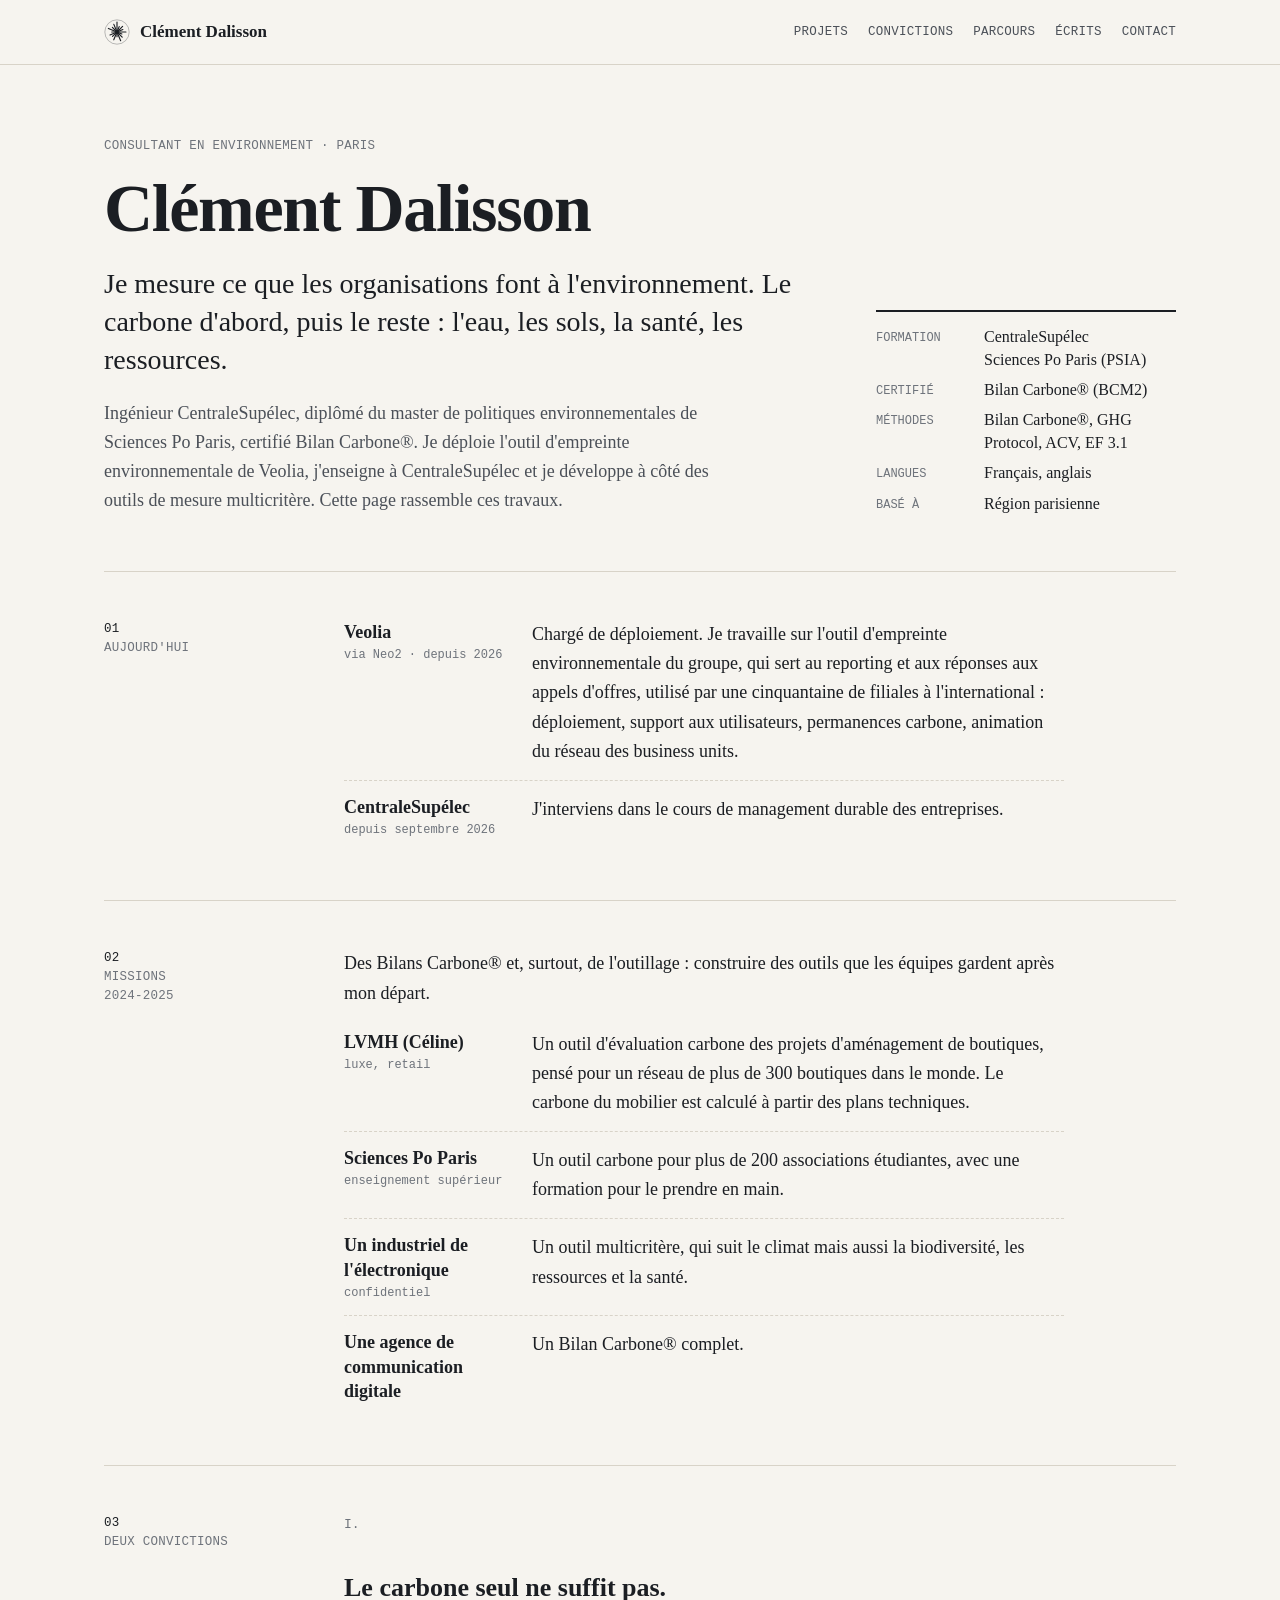
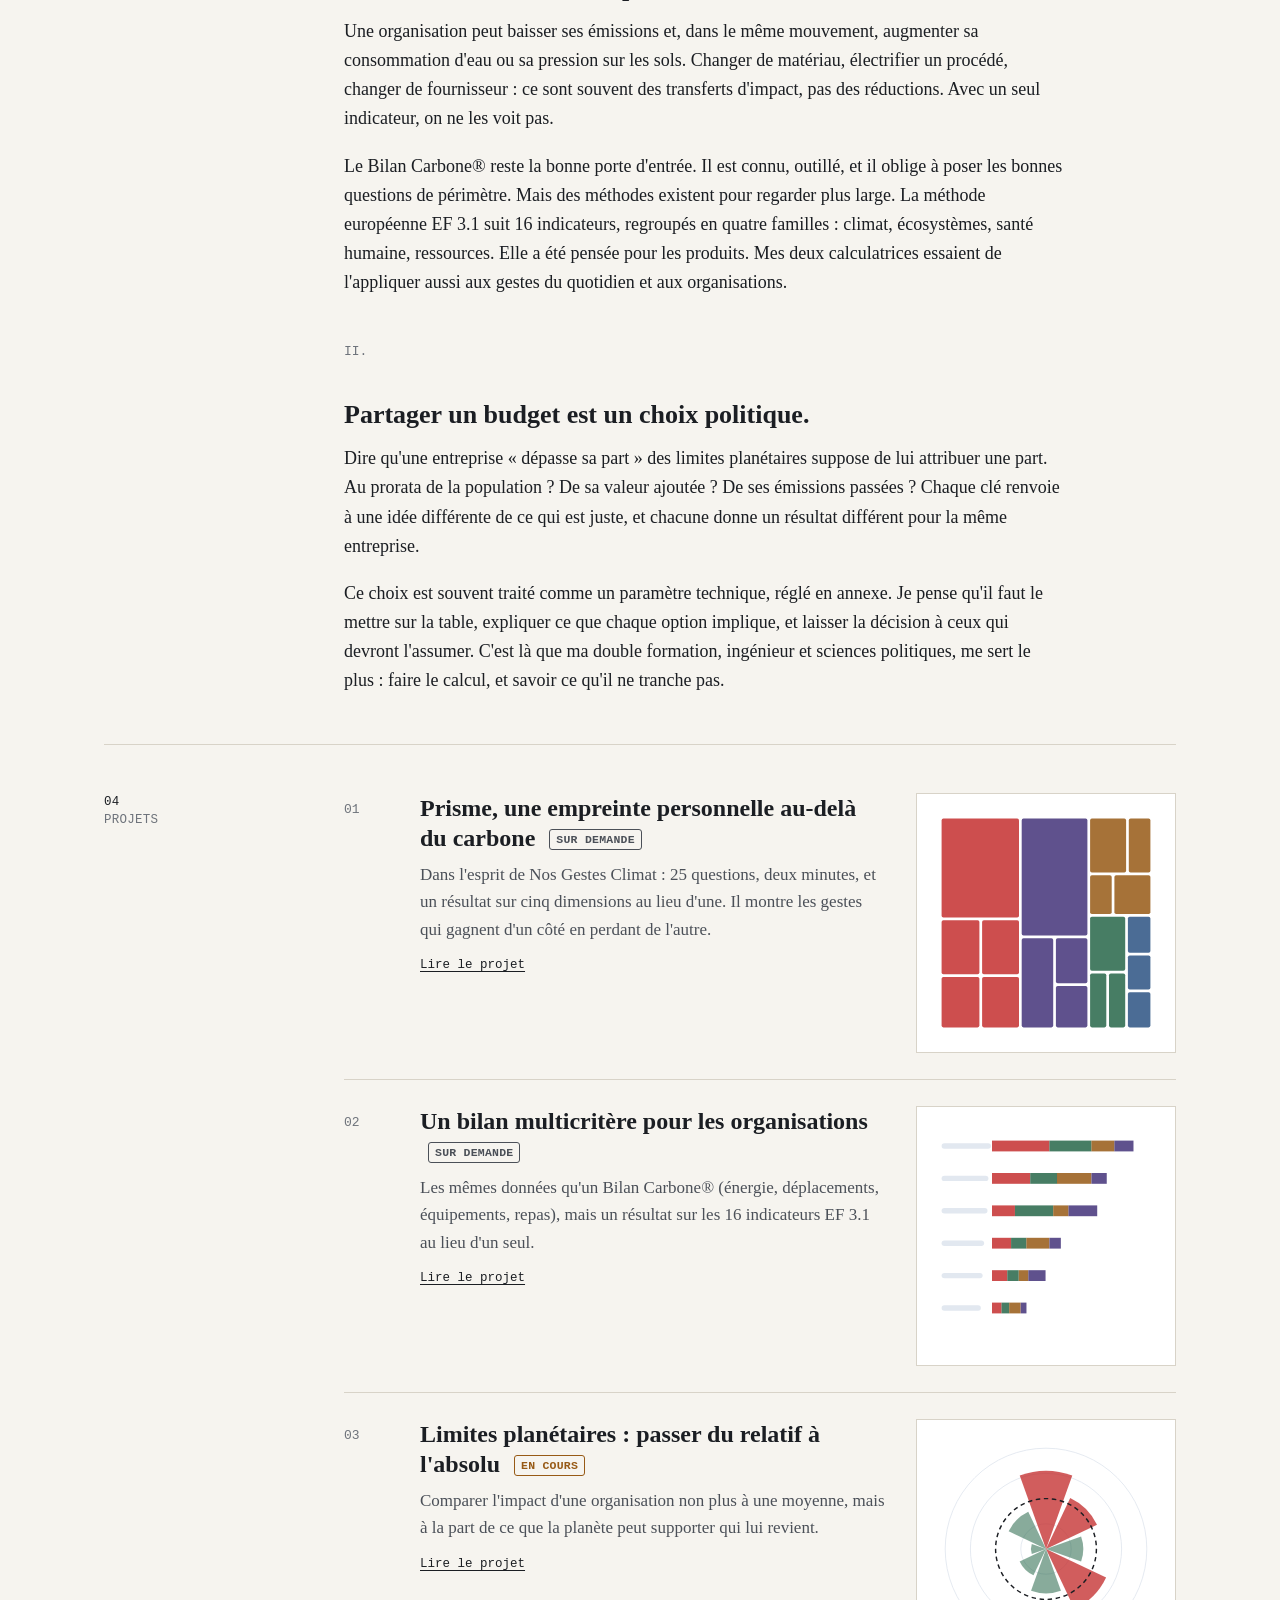
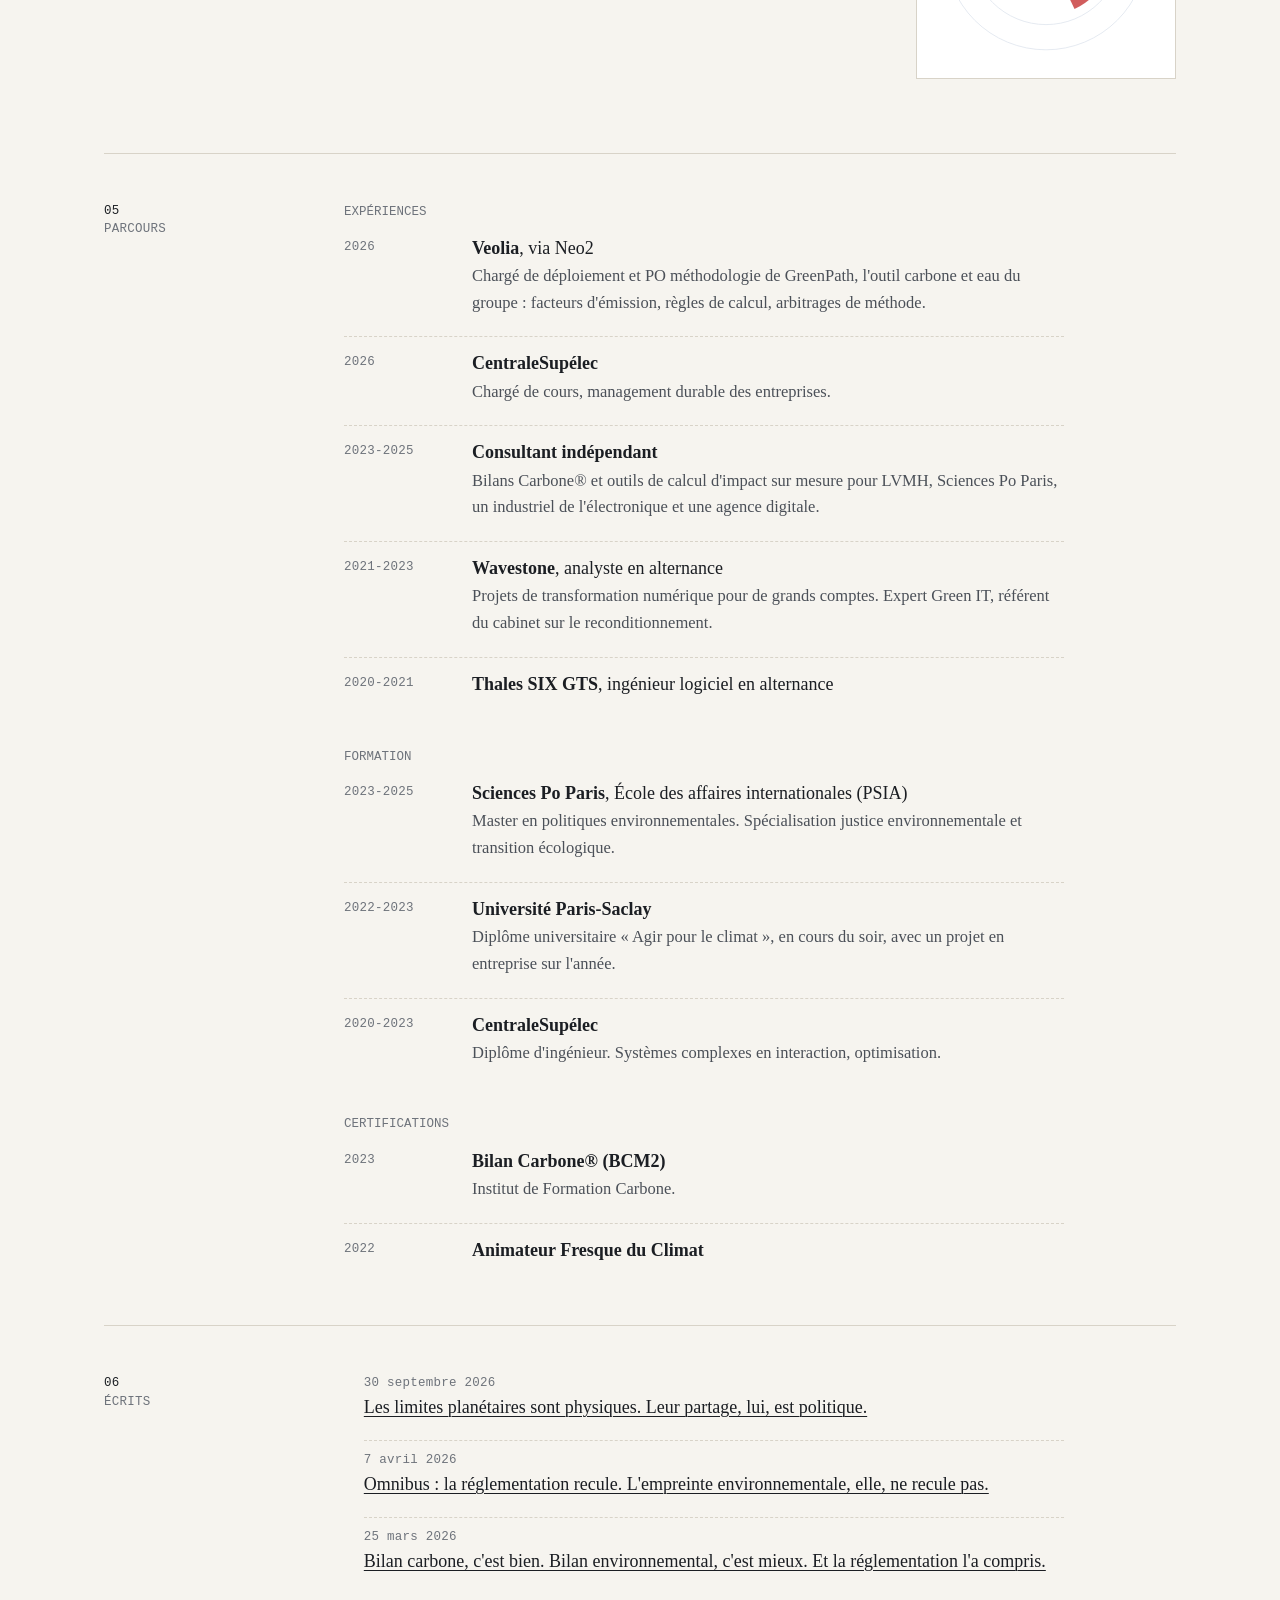
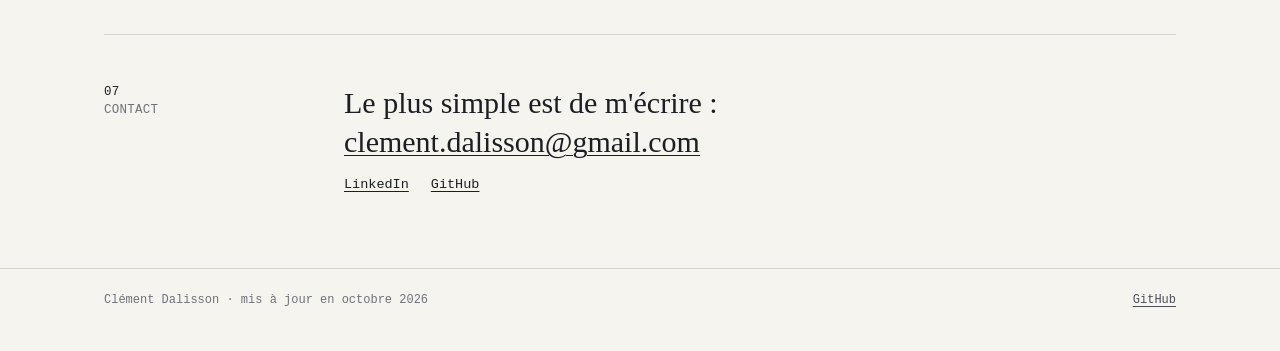
<file: index.html>
<!doctype html>
<html lang="fr">
<head>
<meta charset="utf-8">
<meta http-equiv="Content-Security-Policy" content="default-src 'none'; script-src 'none'; img-src 'self' data:; style-src 'self' 'unsafe-inline' https://fonts.googleapis.com; font-src https://fonts.gstatic.com; base-uri 'none'; form-action 'none'">
<meta name="referrer" content="strict-origin-when-cross-origin">
<meta name="viewport" content="width=device-width, initial-scale=1">
<title>Clément Dalisson · Consultant en environnement</title>
<meta name="description" content="Clément Dalisson, consultant en environnement. Bilan Carbone®, analyse multicritère EF 3.1, outils de mesure pour les organisations.">
<meta name="author" content="Clément Dalisson">
<link rel="canonical" href="https://clementdalisson.github.io/">
<meta property="og:type" content="website">
<meta property="og:title" content="Clément Dalisson · Consultant en environnement">
<meta property="og:description" content="Clément Dalisson, consultant en environnement. Bilan Carbone®, analyse multicritère EF 3.1, outils de mesure pour les organisations.">
<meta property="og:url" content="https://clementdalisson.github.io/">
<meta property="og:locale" content="fr_FR">
<link rel="icon" href="./assets/favicon.svg" type="image/svg+xml">
<link rel="preconnect" href="https://fonts.googleapis.com">
<link rel="preconnect" href="https://fonts.gstatic.com" crossorigin>
<link rel="stylesheet" href="https://fonts.googleapis.com/css2?family=IBM+Plex+Mono:wght@400;500&family=Source+Serif+4:ital,opsz,wght@0,8..60,400;0,8..60,600;1,8..60,400&display=swap">
<link rel="stylesheet" href="./assets/style.css">
</head>
<body>
<header class="top">
  <div class="wrap">
    <a class="brand" href="index.html"><svg viewBox="0 0 32 32" xmlns="http://www.w3.org/2000/svg" aria-hidden="true"><circle cx="16.0" cy="16.0" r="15.0" fill="none" stroke="#1B1E23" stroke-width="1" opacity="0.35"/><line x1="16.0" y1="16.0" x2="16.0" y2="3.7" stroke="#1B1E23" stroke-width="1.4" stroke-linecap="round"/><line x1="16.0" y1="16.0" x2="18.7" y2="9.4" stroke="#1B1E23" stroke-width="1.4" stroke-linecap="round"/><line x1="16.0" y1="16.0" x2="22.9" y2="9.1" stroke="#1B1E23" stroke-width="1.4" stroke-linecap="round"/><line x1="16.0" y1="16.0" x2="23.2" y2="13.0" stroke="#1B1E23" stroke-width="1.4" stroke-linecap="round"/><line x1="16.0" y1="16.0" x2="27.0" y2="16.0" stroke="#1B1E23" stroke-width="1.4" stroke-linecap="round"/><line x1="16.0" y1="16.0" x2="22.0" y2="18.5" stroke="#1B1E23" stroke-width="1.4" stroke-linecap="round"/><line x1="16.0" y1="16.0" x2="22.4" y2="22.4" stroke="#1B1E23" stroke-width="1.4" stroke-linecap="round"/><line x1="16.0" y1="16.0" x2="20.5" y2="26.8" stroke="#1B1E23" stroke-width="1.4" stroke-linecap="round"/><line x1="16.0" y1="16.0" x2="16.0" y2="21.9" stroke="#1B1E23" stroke-width="1.4" stroke-linecap="round"/><line x1="16.0" y1="16.0" x2="12.0" y2="25.6" stroke="#1B1E23" stroke-width="1.4" stroke-linecap="round"/><line x1="16.0" y1="16.0" x2="10.5" y2="21.5" stroke="#1B1E23" stroke-width="1.4" stroke-linecap="round"/><line x1="16.0" y1="16.0" x2="7.4" y2="19.6" stroke="#1B1E23" stroke-width="1.4" stroke-linecap="round"/><line x1="16.0" y1="16.0" x2="9.5" y2="16.0" stroke="#1B1E23" stroke-width="1.4" stroke-linecap="round"/><line x1="16.0" y1="16.0" x2="5.4" y2="11.6" stroke="#1B1E23" stroke-width="1.4" stroke-linecap="round"/><line x1="16.0" y1="16.0" x2="10.3" y2="10.3" stroke="#1B1E23" stroke-width="1.4" stroke-linecap="round"/><line x1="16.0" y1="16.0" x2="12.1" y2="6.6" stroke="#1B1E23" stroke-width="1.4" stroke-linecap="round"/></svg><span>Clément Dalisson</span></a>
    <nav class="nav" aria-label="Navigation principale">
      <a href="#projets">Projets</a>
      <a href="#convictions">Convictions</a>
      <a href="#parcours">Parcours</a>
      <a href="#ecrits">Écrits</a>
      <a href="#contact">Contact</a>
    </nav>
  </div>
</header>

<main>
  <section class="hero">
    <div class="wrap hero-grid">
      <div>
        <p class="kicker">Consultant en environnement · Paris</p>
        <h1>Clément Dalisson</h1>
        <p class="lede">Je mesure ce que les organisations font à l'environnement. Le carbone d'abord, puis le reste&nbsp;: l'eau, les sols, la santé, les ressources.</p>
        <p class="after">Ingénieur CentraleSupélec, diplômé du master de politiques environnementales de Sciences Po Paris, certifié Bilan Carbone®. Je déploie l'outil d'empreinte environnementale de Veolia, j'enseigne à CentraleSupélec et je développe à côté des outils de mesure multicritère. Cette page rassemble ces travaux.</p>
      </div>
      <aside class="card-facts" aria-label="En bref">
        <dl>
          <dt>Formation</dt><dd>CentraleSupélec<br>Sciences Po Paris (PSIA)</dd>
          <dt>Certifié</dt><dd>Bilan Carbone® (BCM2)</dd>
          <dt>Méthodes</dt><dd>Bilan Carbone®, GHG Protocol, ACV, EF 3.1</dd>
          <dt>Langues</dt><dd>Français, anglais</dd>
          <dt>Basé à</dt><dd>Région parisienne</dd>
        </dl>
      </aside>
    </div>
  </section>

  <div class="wrap">

    <section class="row" id="aujourdhui">
      <div class="label"><b>01</b>Aujourd'hui</div>
      <div class="prose">
        <ul class="entries">
          <li>
            <div class="who">Veolia<small>via Neo2 · depuis 2026</small></div>
            <div>Chargé de déploiement. Je travaille sur l'outil d'empreinte environnementale du groupe, qui sert au reporting et aux réponses aux appels d'offres, utilisé par une cinquantaine de filiales à l'international&nbsp;: déploiement, support aux utilisateurs, permanences carbone, animation du réseau des business units.</div>
          </li>
          <li>
            <div class="who">CentraleSupélec<small>depuis septembre 2026</small></div>
            <div>J'interviens dans le cours de management durable des entreprises.</div>
          </li>
        </ul>
      </div>
    </section>

    <section class="row" id="missions">
      <div class="label"><b>02</b>Missions<br>2024-2025</div>
      <div class="prose">
        <p>Des Bilans Carbone® et, surtout, de l'outillage&nbsp;: construire des outils que les équipes gardent après mon départ.</p>
        <ul class="entries" style="margin-top:22px">
          <li>
            <div class="who">LVMH (Céline)<small>luxe, retail</small></div>
            <div>Un outil d'évaluation carbone des projets d'aménagement de boutiques, pensé pour un réseau de plus de 300 boutiques dans le monde. Le carbone du mobilier est calculé à partir des plans techniques.</div>
          </li>
          <li>
            <div class="who">Sciences Po Paris<small>enseignement supérieur</small></div>
            <div>Un outil carbone pour plus de 200 associations étudiantes, avec une formation pour le prendre en main.</div>
          </li>
          <li>
            <div class="who">Un industriel de l'électronique<small>confidentiel</small></div>
            <div>Un outil multicritère, qui suit le climat mais aussi la biodiversité, les ressources et la santé.</div>
          </li>
          <li>
            <div class="who">Une agence de communication digitale</div>
            <div>Un Bilan Carbone® complet.</div>
          </li>
        </ul>
      </div>
    </section>

    <section class="row" id="convictions">
      <div class="label"><b>03</b>Deux convictions</div>
      <div class="prose">
        <div class="thesis">
          <span class="n">I.</span>
          <h3>Le carbone seul ne suffit pas.</h3>
          <p>Une organisation peut baisser ses émissions et, dans le même mouvement, augmenter sa consommation d'eau ou sa pression sur les sols. Changer de matériau, électrifier un procédé, changer de fournisseur&nbsp;: ce sont souvent des transferts d'impact, pas des réductions. Avec un seul indicateur, on ne les voit pas.</p>
          <p>Le Bilan Carbone® reste la bonne porte d'entrée. Il est connu, outillé, et il oblige à poser les bonnes questions de périmètre. Mais des méthodes existent pour regarder plus large. La méthode européenne EF 3.1 suit 16 indicateurs, regroupés en quatre familles&nbsp;: climat, écosystèmes, santé humaine, ressources. Elle a été pensée pour les produits. Mes deux calculatrices essaient de l'appliquer aussi aux gestes du quotidien et aux organisations.</p>
        </div>
        <div class="thesis">
          <span class="n">II.</span>
          <h3>Partager un budget est un choix politique.</h3>
          <p>Dire qu'une entreprise «&nbsp;dépasse sa part&nbsp;» des limites planétaires suppose de lui attribuer une part. Au prorata de la population&nbsp;? De sa valeur ajoutée&nbsp;? De ses émissions passées&nbsp;? Chaque clé renvoie à une idée différente de ce qui est juste, et chacune donne un résultat différent pour la même entreprise.</p>
          <p>Ce choix est souvent traité comme un paramètre technique, réglé en annexe. Je pense qu'il faut le mettre sur la table, expliquer ce que chaque option implique, et laisser la décision à ceux qui devront l'assumer. C'est là que ma double formation, ingénieur et sciences politiques, me sert le plus&nbsp;: faire le calcul, et savoir ce qu'il ne tranche pas.</p>
        </div>
      </div>
    </section>

    <section class="row" id="projets">
      <div class="label"><b>04</b>Projets</div>
      <ol class="projects">
        <li>
          <a class="project" href="projets/prisme.html">
            <span class="num">01</span>
            <div>
              <h3>Prisme, une empreinte personnelle au-delà du carbone <span class="tag ask">Sur demande</span></h3>
              <p>Dans l'esprit de Nos Gestes Climat&nbsp;: 25 questions, deux minutes, et un résultat sur cinq dimensions au lieu d'une. Il montre les gestes qui gagnent d'un côté en perdant de l'autre.</p>
              <span class="go">Lire le projet</span>
            </div>
            <div class="thumb"><svg viewBox="0 0 260 260" xmlns="http://www.w3.org/2000/svg" role="img" aria-label="Aperçu : treemap sur cinq dimensions">
<rect x="14" y="14" width="86" height="110" rx="2" fill="#C53030" fill-opacity="0.85"/>
<rect x="14" y="127" width="42" height="60" rx="2" fill="#C53030" fill-opacity="0.85"/>
<rect x="59" y="127" width="41" height="60" rx="2" fill="#C53030" fill-opacity="0.85"/>
<rect x="14" y="190" width="42" height="56" rx="2" fill="#C53030" fill-opacity="0.85"/>
<rect x="59" y="190" width="41" height="56" rx="2" fill="#C53030" fill-opacity="0.85"/>
<rect x="103" y="14" width="73" height="130" rx="2" fill="#44337A" fill-opacity="0.85"/>
<rect x="103" y="147" width="35" height="99" rx="2" fill="#44337A" fill-opacity="0.85"/>
<rect x="141" y="147" width="35" height="50" rx="2" fill="#44337A" fill-opacity="0.85"/>
<rect x="141" y="200" width="35" height="46" rx="2" fill="#44337A" fill-opacity="0.85"/>
<rect x="179" y="14" width="40" height="60" rx="2" fill="#975A16" fill-opacity="0.85"/>
<rect x="222" y="14" width="24" height="60" rx="2" fill="#975A16" fill-opacity="0.85"/>
<rect x="179" y="77" width="24" height="43" rx="2" fill="#975A16" fill-opacity="0.85"/>
<rect x="206" y="77" width="40" height="43" rx="2" fill="#975A16" fill-opacity="0.85"/>
<rect x="179" y="123" width="39" height="60" rx="2" fill="#276749" fill-opacity="0.85"/>
<rect x="179" y="186" width="18" height="60" rx="2" fill="#276749" fill-opacity="0.85"/>
<rect x="200" y="186" width="18" height="60" rx="2" fill="#276749" fill-opacity="0.85"/>
<rect x="221" y="123" width="25" height="40" rx="2" fill="#2C5282" fill-opacity="0.85"/>
<rect x="221" y="166" width="25" height="38" rx="2" fill="#2C5282" fill-opacity="0.85"/>
<rect x="221" y="207" width="25" height="39" rx="2" fill="#2C5282" fill-opacity="0.85"/>
</svg></div>
          </a>
        </li>
        <li>
          <a class="project" href="projets/calculatrice-organisation.html">
            <span class="num">02</span>
            <div>
              <h3>Un bilan multicritère pour les organisations <span class="tag ask">Sur demande</span></h3>
              <p>Les mêmes données qu'un Bilan Carbone® (énergie, déplacements, équipements, repas), mais un résultat sur les 16 indicateurs EF 3.1 au lieu d'un seul.</p>
              <span class="go">Lire le projet</span>
            </div>
            <div class="thumb"><svg viewBox="0 0 260 260" xmlns="http://www.w3.org/2000/svg" role="img" aria-label="Aperçu : restitution par poste et par catégorie de dommage">
<rect x="14" y="27" width="54.8" height="6" rx="3" fill="#E2E8F0"/>
<rect x="70.0" y="24" width="63.8" height="12" fill="#C53030" fill-opacity="0.85"/>
<rect x="133.8" y="24" width="46.7" height="12" fill="#276749" fill-opacity="0.85"/>
<rect x="180.5" y="24" width="25.5" height="12" fill="#975A16" fill-opacity="0.85"/>
<rect x="206.0" y="24" width="21.2" height="12" fill="#44337A" fill-opacity="0.85"/>
<rect x="14" y="63" width="52.0" height="6" rx="3" fill="#E2E8F0"/>
<rect x="70.0" y="60" width="42.5" height="12" fill="#C53030" fill-opacity="0.85"/>
<rect x="112.5" y="60" width="29.8" height="12" fill="#276749" fill-opacity="0.85"/>
<rect x="142.2" y="60" width="38.2" height="12" fill="#975A16" fill-opacity="0.85"/>
<rect x="180.5" y="60" width="17.0" height="12" fill="#44337A" fill-opacity="0.85"/>
<rect x="14" y="99" width="51.0" height="6" rx="3" fill="#E2E8F0"/>
<rect x="70.0" y="96" width="25.5" height="12" fill="#C53030" fill-opacity="0.85"/>
<rect x="95.5" y="96" width="42.5" height="12" fill="#276749" fill-opacity="0.85"/>
<rect x="138.0" y="96" width="17.0" height="12" fill="#975A16" fill-opacity="0.85"/>
<rect x="155.0" y="96" width="31.9" height="12" fill="#44337A" fill-opacity="0.85"/>
<rect x="14" y="135" width="47.2" height="6" rx="3" fill="#E2E8F0"/>
<rect x="70.0" y="132" width="21.2" height="12" fill="#C53030" fill-opacity="0.85"/>
<rect x="91.2" y="132" width="17.0" height="12" fill="#276749" fill-opacity="0.85"/>
<rect x="108.2" y="132" width="25.5" height="12" fill="#975A16" fill-opacity="0.85"/>
<rect x="133.8" y="132" width="12.7" height="12" fill="#44337A" fill-opacity="0.85"/>
<rect x="14" y="171" width="45.6" height="6" rx="3" fill="#E2E8F0"/>
<rect x="70.0" y="168" width="17.0" height="12" fill="#C53030" fill-opacity="0.85"/>
<rect x="87.0" y="168" width="12.7" height="12" fill="#276749" fill-opacity="0.85"/>
<rect x="99.8" y="168" width="10.6" height="12" fill="#975A16" fill-opacity="0.85"/>
<rect x="110.4" y="168" width="19.1" height="12" fill="#44337A" fill-opacity="0.85"/>
<rect x="14" y="207" width="43.6" height="6" rx="3" fill="#E2E8F0"/>
<rect x="70.0" y="204" width="10.6" height="12" fill="#C53030" fill-opacity="0.85"/>
<rect x="80.6" y="204" width="8.5" height="12" fill="#276749" fill-opacity="0.85"/>
<rect x="89.1" y="204" width="12.7" height="12" fill="#975A16" fill-opacity="0.85"/>
<rect x="101.9" y="204" width="6.4" height="12" fill="#44337A" fill-opacity="0.85"/>
</svg></div>
          </a>
        </li>
        <li>
          <a class="project" href="projets/limites-planetaires.html">
            <span class="num">03</span>
            <div>
              <h3>Limites planétaires&nbsp;: passer du relatif à l'absolu <span class="tag wip">En cours</span></h3>
              <p>Comparer l'impact d'une organisation non plus à une moyenne, mais à la part de ce que la planète peut supporter qui lui revient.</p>
              <span class="go">Lire le projet</span>
            </div>
            <div class="thumb"><svg viewBox="0 0 260 260" xmlns="http://www.w3.org/2000/svg" role="img" aria-label="Aperçu : diagramme polaire">
<circle cx="130.0" cy="130.0" r="28.0" fill="none" stroke="#E2E8F0" stroke-width="1"/>
<circle cx="130.0" cy="130.0" r="84.0" fill="none" stroke="#E2E8F0" stroke-width="1"/>
<circle cx="130.0" cy="130.0" r="112.0" fill="none" stroke="#E2E8F0" stroke-width="1"/>
<path d="M130.0,130.0 L100.8,48.2 A86.8,86.8 0 0 1 159.2,48.2 Z" fill="#C53030" fill-opacity="0.78"/>
<path d="M130.0,130.0 L156.9,73.3 A62.7,62.7 0 0 1 186.7,103.1 Z" fill="#C53030" fill-opacity="0.78"/>
<path d="M130.0,130.0 L169.0,116.1 A41.4,41.4 0 0 1 169.0,143.9 Z" fill="#276749" fill-opacity="0.55"/>
<path d="M130.0,130.0 L196.8,161.7 A73.9,73.9 0 0 1 161.7,196.8 Z" fill="#C53030" fill-opacity="0.78"/>
<path d="M130.0,130.0 L146.6,176.4 A49.3,49.3 0 0 1 113.4,176.4 Z" fill="#276749" fill-opacity="0.55"/>
<path d="M130.0,130.0 L116.1,159.3 A32.5,32.5 0 0 1 100.7,143.9 Z" fill="#276749" fill-opacity="0.55"/>
<path d="M130.0,130.0 L114.2,135.6 A16.8,16.8 0 0 1 114.2,124.4 Z" fill="#276749" fill-opacity="0.55"/>
<path d="M130.0,130.0 L88.5,110.3 A45.9,45.9 0 0 1 110.3,88.5 Z" fill="#276749" fill-opacity="0.55"/>
<circle cx="130.0" cy="130.0" r="56" fill="none" stroke="#1B1E23" stroke-width="1.6" stroke-dasharray="5 4"/>
</svg></div>
          </a>
        </li>
      </ol>
    </section>

    <section class="row" id="parcours">
      <div class="label"><b>05</b>Parcours</div>
      <div class="prose">
        <p class="sub-h">Expériences</p>
        <ol class="timeline">
          <li><span class="year">2026</span><div><strong>Veolia</strong>, via Neo2<span class="d">Chargé de déploiement et PO méthodologie de GreenPath, l'outil carbone et eau du groupe&nbsp;: facteurs d'émission, règles de calcul, arbitrages de méthode.</span></div></li>
          <li><span class="year">2026</span><div><strong>CentraleSupélec</strong><span class="d">Chargé de cours, management durable des entreprises.</span></div></li>
          <li><span class="year">2023-2025</span><div><strong>Consultant indépendant</strong><span class="d">Bilans Carbone® et outils de calcul d'impact sur mesure pour LVMH, Sciences Po Paris, un industriel de l'électronique et une agence digitale.</span></div></li>
          <li><span class="year">2021-2023</span><div><strong>Wavestone</strong>, analyste en alternance<span class="d">Projets de transformation numérique pour de grands comptes. Expert Green IT, référent du cabinet sur le reconditionnement.</span></div></li>
          <li><span class="year">2020-2021</span><div><strong>Thales SIX GTS</strong>, ingénieur logiciel en alternance</div></li>
        </ol>
        <p class="sub-h">Formation</p>
        <ol class="timeline">
          <li><span class="year">2023-2025</span><div><strong>Sciences Po Paris</strong>, École des affaires internationales (PSIA)<span class="d">Master en politiques environnementales. Spécialisation justice environnementale et transition écologique.</span></div></li>
          <li><span class="year">2022-2023</span><div><strong>Université Paris-Saclay</strong><span class="d">Diplôme universitaire «&nbsp;Agir pour le climat&nbsp;», en cours du soir, avec un projet en entreprise sur l'année.</span></div></li>
          <li><span class="year">2020-2023</span><div><strong>CentraleSupélec</strong><span class="d">Diplôme d'ingénieur. Systèmes complexes en interaction, optimisation.</span></div></li>
        </ol>
        <p class="sub-h">Certifications</p>
        <ol class="timeline">
          <li><span class="year">2023</span><div><strong>Bilan Carbone® (BCM2)</strong><span class="d">Institut de Formation Carbone.</span></div></li>
          <li><span class="year">2022</span><div><strong>Animateur Fresque du Climat</strong></div></li>
        </ol>
      </div>
    </section>

    <section class="row" id="ecrits">
      <div class="label"><b>06</b>Écrits</div>
      <div class="prose">
        <ul class="writings">
          <li><span class="year">30 septembre 2026</span><a href="ecrits/partage-limites-planetaires.html">Les limites planétaires sont physiques. Leur partage, lui, est politique.</a></li>
          <li><span class="year">7 avril 2026</span><a href="ecrits/omnibus-empreinte-environnementale.html">Omnibus&nbsp;: la réglementation recule. L'empreinte environnementale, elle, ne recule pas.</a></li>
          <li><span class="year">25 mars 2026</span><a href="ecrits/bilan-carbone-bilan-environnemental.html">Bilan carbone, c'est bien. Bilan environnemental, c'est mieux. Et la réglementation l'a compris.</a></li>
        </ul>
      </div>
    </section>

    <section class="row" id="contact">
      <div class="label"><b>07</b>Contact</div>
      <div class="prose">
        <p class="contact-line">Le plus simple est de m'écrire&nbsp;: <a href="mailto:clement.dalisson@gmail.com">clement.dalisson@gmail.com</a></p>
        <p class="contact-links">
          <a href="https://www.linkedin.com/in/clement-dalisson">LinkedIn</a>
          <a href="https://github.com/ClementDalisson">GitHub</a>
        </p>
      </div>
    </section>

  </div>
</main>

<footer class="foot">
  <div class="wrap">
    <span>Clément Dalisson · mis à jour en octobre 2026</span>
    <span><a href="https://github.com/ClementDalisson">GitHub</a></span>
  </div>
</footer>
</body>
</html>
</file>
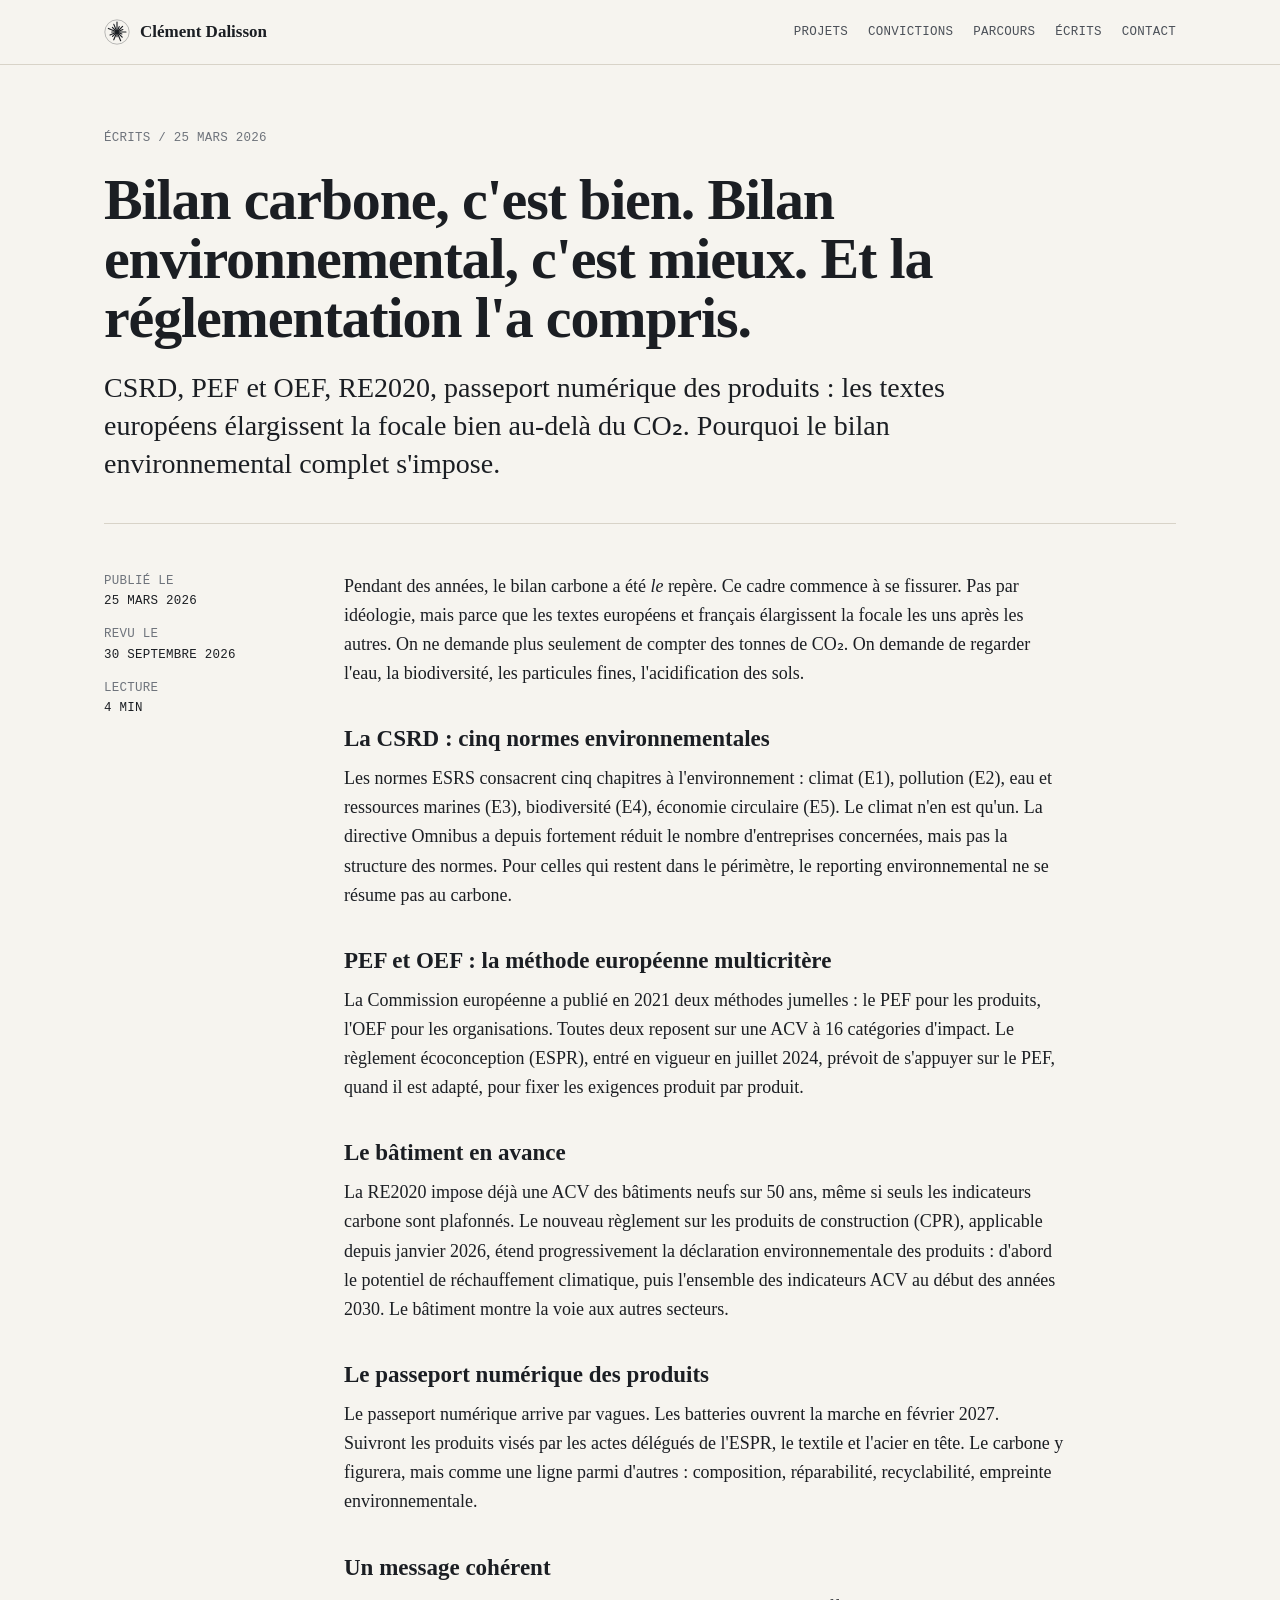
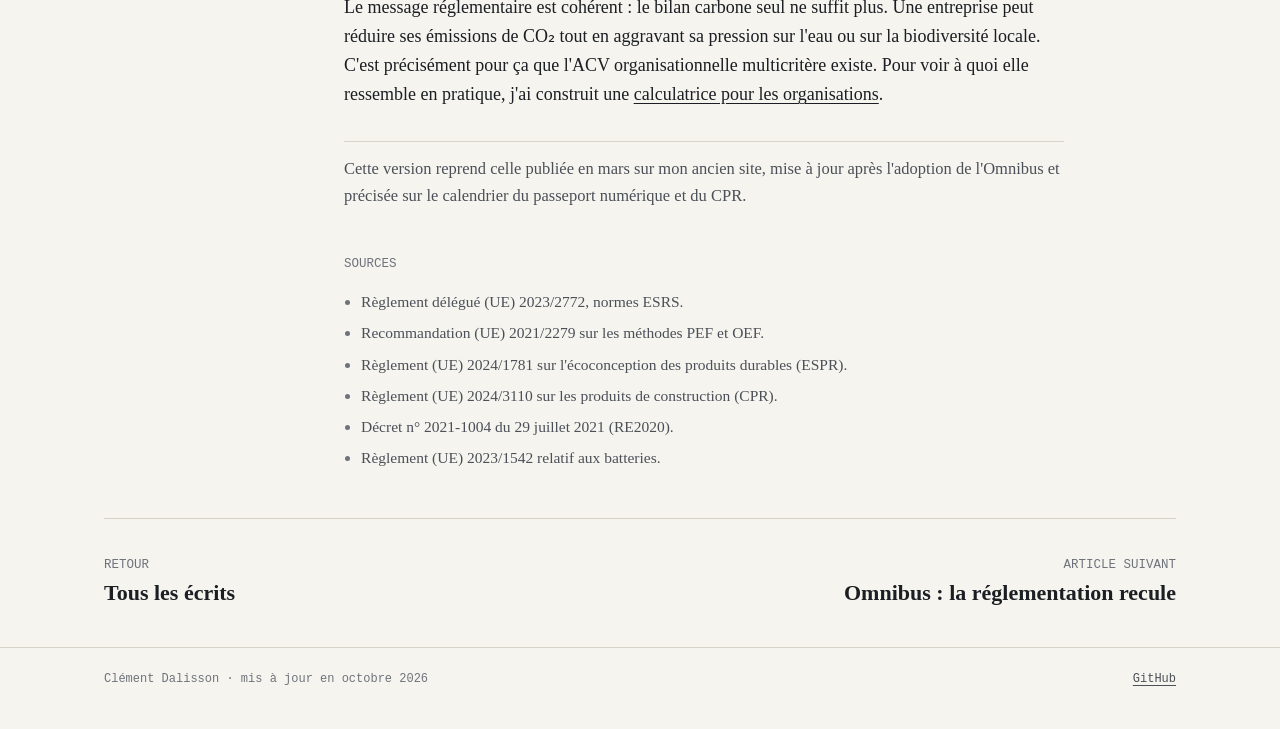
<file: ecrits/bilan-carbone-bilan-environnemental.html>
<!doctype html>
<html lang="fr">
<head>
<meta charset="utf-8">
<meta http-equiv="Content-Security-Policy" content="default-src 'none'; script-src 'none'; img-src 'self' data:; style-src 'self' 'unsafe-inline' https://fonts.googleapis.com; font-src https://fonts.gstatic.com; base-uri 'none'; form-action 'none'">
<meta name="referrer" content="strict-origin-when-cross-origin">
<meta name="viewport" content="width=device-width, initial-scale=1">
<title>Bilan carbone, c'est bien. Bilan environnemental, c'est mieux. · Clément Dalisson</title>
<meta name="description" content="CSRD, PEF et OEF, RE2020, passeport numérique des produits : les textes européens élargissent la focale bien au-delà du CO₂.">
<meta name="author" content="Clément Dalisson">
<link rel="canonical" href="https://clementdalisson.github.io/ecrits/bilan-carbone-bilan-environnemental.html">
<meta property="og:type" content="website">
<meta property="og:title" content="Bilan carbone, c'est bien. Bilan environnemental, c'est mieux. · Clément Dalisson">
<meta property="og:description" content="CSRD, PEF et OEF, RE2020, passeport numérique des produits : les textes européens élargissent la focale bien au-delà du CO₂.">
<meta property="og:url" content="https://clementdalisson.github.io/ecrits/bilan-carbone-bilan-environnemental.html">
<meta property="og:locale" content="fr_FR">
<link rel="icon" href="../assets/favicon.svg" type="image/svg+xml">
<link rel="preconnect" href="https://fonts.googleapis.com">
<link rel="preconnect" href="https://fonts.gstatic.com" crossorigin>
<link rel="stylesheet" href="https://fonts.googleapis.com/css2?family=IBM+Plex+Mono:wght@400;500&family=Source+Serif+4:ital,opsz,wght@0,8..60,400;0,8..60,600;1,8..60,400&display=swap">
<link rel="stylesheet" href="../assets/style.css">
</head>
<body>
<header class="top">
  <div class="wrap">
    <a class="brand" href="../index.html"><svg viewBox="0 0 32 32" xmlns="http://www.w3.org/2000/svg" aria-hidden="true"><circle cx="16.0" cy="16.0" r="15.0" fill="none" stroke="#1B1E23" stroke-width="1" opacity="0.35"/><line x1="16.0" y1="16.0" x2="16.0" y2="3.7" stroke="#1B1E23" stroke-width="1.4" stroke-linecap="round"/><line x1="16.0" y1="16.0" x2="18.7" y2="9.4" stroke="#1B1E23" stroke-width="1.4" stroke-linecap="round"/><line x1="16.0" y1="16.0" x2="22.9" y2="9.1" stroke="#1B1E23" stroke-width="1.4" stroke-linecap="round"/><line x1="16.0" y1="16.0" x2="23.2" y2="13.0" stroke="#1B1E23" stroke-width="1.4" stroke-linecap="round"/><line x1="16.0" y1="16.0" x2="27.0" y2="16.0" stroke="#1B1E23" stroke-width="1.4" stroke-linecap="round"/><line x1="16.0" y1="16.0" x2="22.0" y2="18.5" stroke="#1B1E23" stroke-width="1.4" stroke-linecap="round"/><line x1="16.0" y1="16.0" x2="22.4" y2="22.4" stroke="#1B1E23" stroke-width="1.4" stroke-linecap="round"/><line x1="16.0" y1="16.0" x2="20.5" y2="26.8" stroke="#1B1E23" stroke-width="1.4" stroke-linecap="round"/><line x1="16.0" y1="16.0" x2="16.0" y2="21.9" stroke="#1B1E23" stroke-width="1.4" stroke-linecap="round"/><line x1="16.0" y1="16.0" x2="12.0" y2="25.6" stroke="#1B1E23" stroke-width="1.4" stroke-linecap="round"/><line x1="16.0" y1="16.0" x2="10.5" y2="21.5" stroke="#1B1E23" stroke-width="1.4" stroke-linecap="round"/><line x1="16.0" y1="16.0" x2="7.4" y2="19.6" stroke="#1B1E23" stroke-width="1.4" stroke-linecap="round"/><line x1="16.0" y1="16.0" x2="9.5" y2="16.0" stroke="#1B1E23" stroke-width="1.4" stroke-linecap="round"/><line x1="16.0" y1="16.0" x2="5.4" y2="11.6" stroke="#1B1E23" stroke-width="1.4" stroke-linecap="round"/><line x1="16.0" y1="16.0" x2="10.3" y2="10.3" stroke="#1B1E23" stroke-width="1.4" stroke-linecap="round"/><line x1="16.0" y1="16.0" x2="12.1" y2="6.6" stroke="#1B1E23" stroke-width="1.4" stroke-linecap="round"/></svg><span>Clément Dalisson</span></a>
    <nav class="nav" aria-label="Navigation principale">
      <a href="../index.html#projets">Projets</a>
      <a href="../index.html#convictions">Convictions</a>
      <a href="../index.html#parcours">Parcours</a>
      <a href="../index.html#ecrits">Écrits</a>
      <a href="../index.html#contact">Contact</a>
    </nav>
  </div>
</header>

<main>
  <article>
    <header class="p-head">
      <div class="wrap">
        <p class="crumbs mono"><a href="../index.html#ecrits">Écrits</a> / 25 mars 2026</p>
        <h1>Bilan carbone, c'est bien. Bilan environnemental, c'est mieux. Et la réglementation l'a compris.</h1>
        <p class="lede">CSRD, PEF et OEF, RE2020, passeport numérique des produits&nbsp;: les textes européens élargissent la focale bien au-delà du CO₂. Pourquoi le bilan environnemental complet s'impose.</p>
      </div>
    </header>

    <div class="wrap">
      <div class="row">
        <div class="label meta-col">Publié le<b>25 mars 2026</b>Revu le<b>30 septembre 2026</b>Lecture<b>4 min</b></div>
        <div class="prose article-body">
          <p>Pendant des années, le bilan carbone a été <em>le</em> repère. Ce cadre commence à se fissurer. Pas par idéologie, mais parce que les textes européens et français élargissent la focale les uns après les autres. On ne demande plus seulement de compter des tonnes de CO₂. On demande de regarder l'eau, la biodiversité, les particules fines, l'acidification des sols.</p>

          <h3>La CSRD&nbsp;: cinq normes environnementales</h3>
          <p>Les normes ESRS consacrent cinq chapitres à l'environnement&nbsp;: climat (E1), pollution (E2), eau et ressources marines (E3), biodiversité (E4), économie circulaire (E5). Le climat n'en est qu'un. La directive Omnibus a depuis fortement réduit le nombre d'entreprises concernées, mais pas la structure des normes. Pour celles qui restent dans le périmètre, le reporting environnemental ne se résume pas au carbone.</p>

          <h3>PEF et OEF&nbsp;: la méthode européenne multicritère</h3>
          <p>La Commission européenne a publié en 2021 deux méthodes jumelles&nbsp;: le PEF pour les produits, l'OEF pour les organisations. Toutes deux reposent sur une ACV à 16 catégories d'impact. Le règlement écoconception (ESPR), entré en vigueur en juillet 2024, prévoit de s'appuyer sur le PEF, quand il est adapté, pour fixer les exigences produit par produit.</p>

          <h3>Le bâtiment en avance</h3>
          <p>La RE2020 impose déjà une ACV des bâtiments neufs sur 50 ans, même si seuls les indicateurs carbone sont plafonnés. Le nouveau règlement sur les produits de construction (CPR), applicable depuis janvier 2026, étend progressivement la déclaration environnementale des produits&nbsp;: d'abord le potentiel de réchauffement climatique, puis l'ensemble des indicateurs ACV au début des années 2030. Le bâtiment montre la voie aux autres secteurs.</p>

          <h3>Le passeport numérique des produits</h3>
          <p>Le passeport numérique arrive par vagues. Les batteries ouvrent la marche en février 2027. Suivront les produits visés par les actes délégués de l'ESPR, le textile et l'acier en tête. Le carbone y figurera, mais comme une ligne parmi d'autres&nbsp;: composition, réparabilité, recyclabilité, empreinte environnementale.</p>

          <h3>Un message cohérent</h3>
          <p>Le message réglementaire est cohérent&nbsp;: le bilan carbone seul ne suffit plus. Une entreprise peut réduire ses émissions de CO₂ tout en aggravant sa pression sur l'eau ou sur la biodiversité locale. C'est précisément pour ça que l'ACV organisationnelle multicritère existe. Pour voir à quoi elle ressemble en pratique, j'ai construit une <a href="../projets/calculatrice-organisation.html">calculatrice pour les organisations</a>.</p>

          <p class="aside" style="margin-top:32px">Cette version reprend celle publiée en mars sur mon ancien site, mise à jour après l'adoption de l'Omnibus et précisée sur le calendrier du passeport numérique et du CPR.</p>

          <p class="sub-h" style="margin-top:44px">Sources</p>
          <ul class="sources">
            <li>Règlement délégué (UE) 2023/2772, normes ESRS.</li>
            <li>Recommandation (UE) 2021/2279 sur les méthodes PEF et OEF.</li>
            <li>Règlement (UE) 2024/1781 sur l'écoconception des produits durables (ESPR).</li>
            <li>Règlement (UE) 2024/3110 sur les produits de construction (CPR).</li>
            <li>Décret n° 2021-1004 du 29 juillet 2021 (RE2020).</li>
            <li>Règlement (UE) 2023/1542 relatif aux batteries.</li>
          </ul>
        </div>
      </div>

      <nav class="next" aria-label="Écrits">
        <a href="../index.html#ecrits"><span>Retour</span><strong>Tous les écrits</strong></a>
        <a href="omnibus-empreinte-environnementale.html" style="text-align:right"><span>Article suivant</span><strong>Omnibus&nbsp;: la réglementation recule</strong></a>
      </nav>
    </div>
  </article>
</main>

<footer class="foot">
  <div class="wrap">
    <span>Clément Dalisson · mis à jour en octobre 2026</span>
    <span><a href="https://github.com/ClementDalisson">GitHub</a></span>
  </div>
</footer>
</body>
</html>
</file>
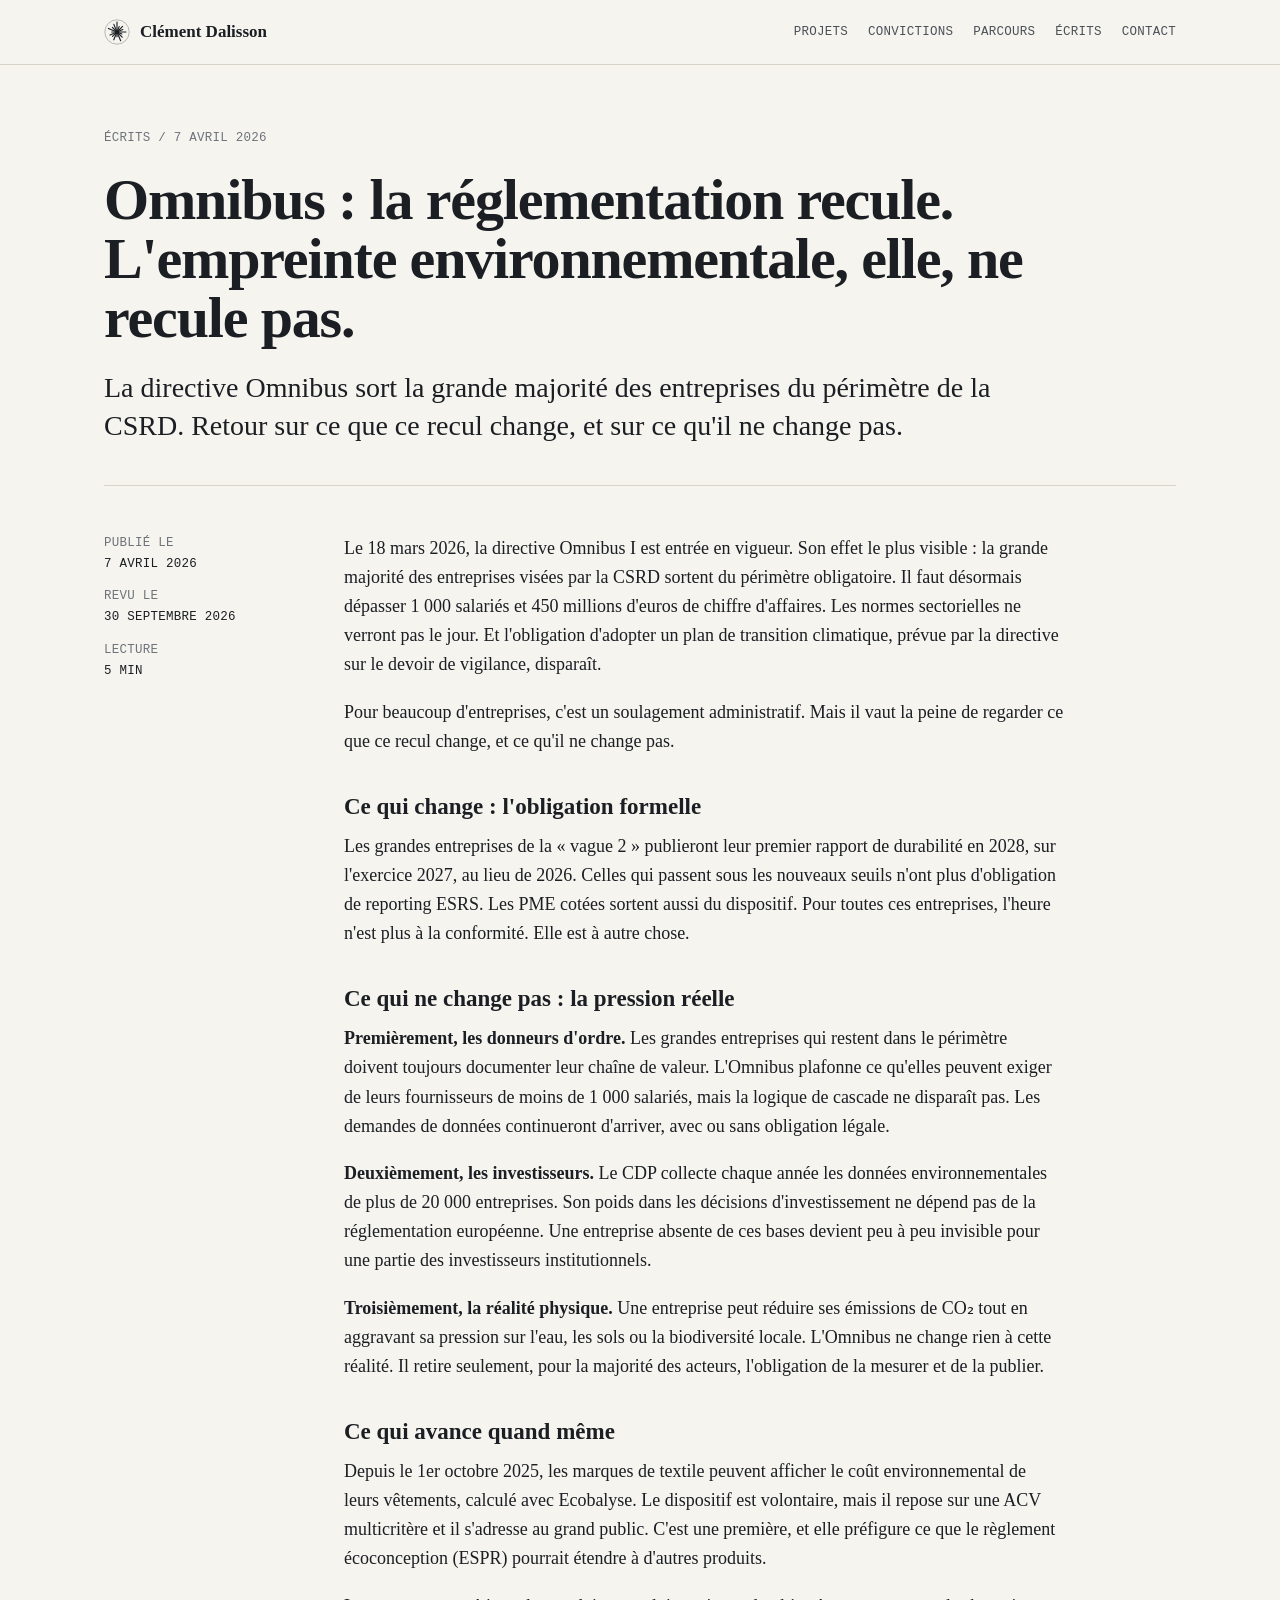
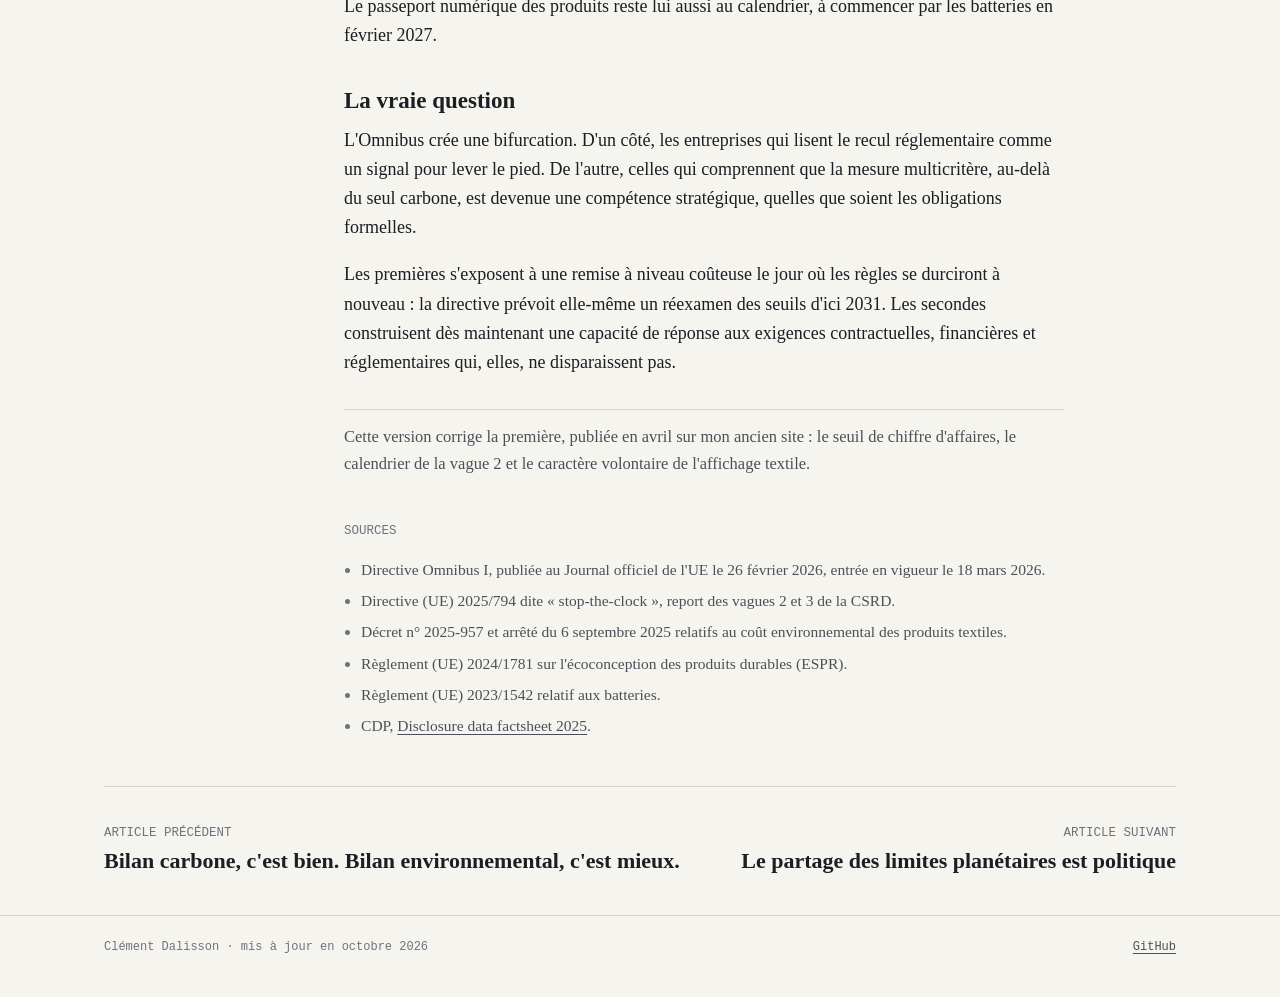
<file: ecrits/omnibus-empreinte-environnementale.html>
<!doctype html>
<html lang="fr">
<head>
<meta charset="utf-8">
<meta http-equiv="Content-Security-Policy" content="default-src 'none'; script-src 'none'; img-src 'self' data:; style-src 'self' 'unsafe-inline' https://fonts.googleapis.com; font-src https://fonts.gstatic.com; base-uri 'none'; form-action 'none'">
<meta name="referrer" content="strict-origin-when-cross-origin">
<meta name="viewport" content="width=device-width, initial-scale=1">
<title>Omnibus&nbsp;: la réglementation recule. L'empreinte environnementale, elle, ne recule pas. · Clément Dalisson</title>
<meta name="description" content="La directive Omnibus sort la grande majorité des entreprises du périmètre de la CSRD. Ce que ce recul change, et ce qu'il ne change pas.">
<meta name="author" content="Clément Dalisson">
<link rel="canonical" href="https://clementdalisson.github.io/ecrits/omnibus-empreinte-environnementale.html">
<meta property="og:type" content="website">
<meta property="og:title" content="Omnibus : la réglementation recule. L'empreinte environnementale, elle, ne recule pas. · Clément Dalisson">
<meta property="og:description" content="La directive Omnibus sort la grande majorité des entreprises du périmètre de la CSRD. Ce que ce recul change, et ce qu'il ne change pas.">
<meta property="og:url" content="https://clementdalisson.github.io/ecrits/omnibus-empreinte-environnementale.html">
<meta property="og:locale" content="fr_FR">
<link rel="icon" href="../assets/favicon.svg" type="image/svg+xml">
<link rel="preconnect" href="https://fonts.googleapis.com">
<link rel="preconnect" href="https://fonts.gstatic.com" crossorigin>
<link rel="stylesheet" href="https://fonts.googleapis.com/css2?family=IBM+Plex+Mono:wght@400;500&family=Source+Serif+4:ital,opsz,wght@0,8..60,400;0,8..60,600;1,8..60,400&display=swap">
<link rel="stylesheet" href="../assets/style.css">
</head>
<body>
<header class="top">
  <div class="wrap">
    <a class="brand" href="../index.html"><svg viewBox="0 0 32 32" xmlns="http://www.w3.org/2000/svg" aria-hidden="true"><circle cx="16.0" cy="16.0" r="15.0" fill="none" stroke="#1B1E23" stroke-width="1" opacity="0.35"/><line x1="16.0" y1="16.0" x2="16.0" y2="3.7" stroke="#1B1E23" stroke-width="1.4" stroke-linecap="round"/><line x1="16.0" y1="16.0" x2="18.7" y2="9.4" stroke="#1B1E23" stroke-width="1.4" stroke-linecap="round"/><line x1="16.0" y1="16.0" x2="22.9" y2="9.1" stroke="#1B1E23" stroke-width="1.4" stroke-linecap="round"/><line x1="16.0" y1="16.0" x2="23.2" y2="13.0" stroke="#1B1E23" stroke-width="1.4" stroke-linecap="round"/><line x1="16.0" y1="16.0" x2="27.0" y2="16.0" stroke="#1B1E23" stroke-width="1.4" stroke-linecap="round"/><line x1="16.0" y1="16.0" x2="22.0" y2="18.5" stroke="#1B1E23" stroke-width="1.4" stroke-linecap="round"/><line x1="16.0" y1="16.0" x2="22.4" y2="22.4" stroke="#1B1E23" stroke-width="1.4" stroke-linecap="round"/><line x1="16.0" y1="16.0" x2="20.5" y2="26.8" stroke="#1B1E23" stroke-width="1.4" stroke-linecap="round"/><line x1="16.0" y1="16.0" x2="16.0" y2="21.9" stroke="#1B1E23" stroke-width="1.4" stroke-linecap="round"/><line x1="16.0" y1="16.0" x2="12.0" y2="25.6" stroke="#1B1E23" stroke-width="1.4" stroke-linecap="round"/><line x1="16.0" y1="16.0" x2="10.5" y2="21.5" stroke="#1B1E23" stroke-width="1.4" stroke-linecap="round"/><line x1="16.0" y1="16.0" x2="7.4" y2="19.6" stroke="#1B1E23" stroke-width="1.4" stroke-linecap="round"/><line x1="16.0" y1="16.0" x2="9.5" y2="16.0" stroke="#1B1E23" stroke-width="1.4" stroke-linecap="round"/><line x1="16.0" y1="16.0" x2="5.4" y2="11.6" stroke="#1B1E23" stroke-width="1.4" stroke-linecap="round"/><line x1="16.0" y1="16.0" x2="10.3" y2="10.3" stroke="#1B1E23" stroke-width="1.4" stroke-linecap="round"/><line x1="16.0" y1="16.0" x2="12.1" y2="6.6" stroke="#1B1E23" stroke-width="1.4" stroke-linecap="round"/></svg><span>Clément Dalisson</span></a>
    <nav class="nav" aria-label="Navigation principale">
      <a href="../index.html#projets">Projets</a>
      <a href="../index.html#convictions">Convictions</a>
      <a href="../index.html#parcours">Parcours</a>
      <a href="../index.html#ecrits">Écrits</a>
      <a href="../index.html#contact">Contact</a>
    </nav>
  </div>
</header>

<main>
  <article>
    <header class="p-head">
      <div class="wrap">
        <p class="crumbs mono"><a href="../index.html#ecrits">Écrits</a> / 7 avril 2026</p>
        <h1>Omnibus&nbsp;: la réglementation recule. L'empreinte environnementale, elle, ne recule pas.</h1>
        <p class="lede">La directive Omnibus sort la grande majorité des entreprises du périmètre de la CSRD. Retour sur ce que ce recul change, et sur ce qu'il ne change pas.</p>
      </div>
    </header>

    <div class="wrap">
      <div class="row">
        <div class="label meta-col">Publié le<b>7 avril 2026</b>Revu le<b>30 septembre 2026</b>Lecture<b>5 min</b></div>
        <div class="prose article-body">
          <p>Le 18 mars 2026, la directive Omnibus I est entrée en vigueur. Son effet le plus visible&nbsp;: la grande majorité des entreprises visées par la CSRD sortent du périmètre obligatoire. Il faut désormais dépasser 1 000 salariés et 450 millions d'euros de chiffre d'affaires. Les normes sectorielles ne verront pas le jour. Et l'obligation d'adopter un plan de transition climatique, prévue par la directive sur le devoir de vigilance, disparaît.</p>
          <p>Pour beaucoup d'entreprises, c'est un soulagement administratif. Mais il vaut la peine de regarder ce que ce recul change, et ce qu'il ne change pas.</p>

          <h3>Ce qui change&nbsp;: l'obligation formelle</h3>
          <p>Les grandes entreprises de la «&nbsp;vague 2&nbsp;» publieront leur premier rapport de durabilité en 2028, sur l'exercice 2027, au lieu de 2026. Celles qui passent sous les nouveaux seuils n'ont plus d'obligation de reporting ESRS. Les PME cotées sortent aussi du dispositif. Pour toutes ces entreprises, l'heure n'est plus à la conformité. Elle est à autre chose.</p>

          <h3>Ce qui ne change pas&nbsp;: la pression réelle</h3>
          <p><strong>Premièrement, les donneurs d'ordre.</strong> Les grandes entreprises qui restent dans le périmètre doivent toujours documenter leur chaîne de valeur. L'Omnibus plafonne ce qu'elles peuvent exiger de leurs fournisseurs de moins de 1 000 salariés, mais la logique de cascade ne disparaît pas. Les demandes de données continueront d'arriver, avec ou sans obligation légale.</p>
          <p><strong>Deuxièmement, les investisseurs.</strong> Le CDP collecte chaque année les données environnementales de plus de 20 000 entreprises. Son poids dans les décisions d'investissement ne dépend pas de la réglementation européenne. Une entreprise absente de ces bases devient peu à peu invisible pour une partie des investisseurs institutionnels.</p>
          <p><strong>Troisièmement, la réalité physique.</strong> Une entreprise peut réduire ses émissions de CO₂ tout en aggravant sa pression sur l'eau, les sols ou la biodiversité locale. L'Omnibus ne change rien à cette réalité. Il retire seulement, pour la majorité des acteurs, l'obligation de la mesurer et de la publier.</p>

          <h3>Ce qui avance quand même</h3>
          <p>Depuis le 1er octobre 2025, les marques de textile peuvent afficher le coût environnemental de leurs vêtements, calculé avec Ecobalyse. Le dispositif est volontaire, mais il repose sur une ACV multicritère et il s'adresse au grand public. C'est une première, et elle préfigure ce que le règlement écoconception (ESPR) pourrait étendre à d'autres produits.</p>
          <p>Le passeport numérique des produits reste lui aussi au calendrier, à commencer par les batteries en février 2027.</p>

          <h3>La vraie question</h3>
          <p>L'Omnibus crée une bifurcation. D'un côté, les entreprises qui lisent le recul réglementaire comme un signal pour lever le pied. De l'autre, celles qui comprennent que la mesure multicritère, au-delà du seul carbone, est devenue une compétence stratégique, quelles que soient les obligations formelles.</p>
          <p>Les premières s'exposent à une remise à niveau coûteuse le jour où les règles se durciront à nouveau&nbsp;: la directive prévoit elle-même un réexamen des seuils d'ici 2031. Les secondes construisent dès maintenant une capacité de réponse aux exigences contractuelles, financières et réglementaires qui, elles, ne disparaissent pas.</p>

          <p class="aside" style="margin-top:32px">Cette version corrige la première, publiée en avril sur mon ancien site&nbsp;: le seuil de chiffre d'affaires, le calendrier de la vague 2 et le caractère volontaire de l'affichage textile.</p>

          <p class="sub-h" style="margin-top:44px">Sources</p>
          <ul class="sources">
            <li>Directive Omnibus I, publiée au Journal officiel de l'UE le 26 février 2026, entrée en vigueur le 18 mars 2026.</li>
            <li>Directive (UE) 2025/794 dite «&nbsp;stop-the-clock&nbsp;», report des vagues 2 et 3 de la CSRD.</li>
            <li>Décret n° 2025-957 et arrêté du 6 septembre 2025 relatifs au coût environnemental des produits textiles.</li>
            <li>Règlement (UE) 2024/1781 sur l'écoconception des produits durables (ESPR).</li>
            <li>Règlement (UE) 2023/1542 relatif aux batteries.</li>
            <li>CDP, <a href="https://www.cdp.net/en/insights/keeping-pace-disclosure-data-factsheet-2025">Disclosure data factsheet 2025</a>.</li>
          </ul>
        </div>
      </div>

      <nav class="next" aria-label="Écrits">
        <a href="bilan-carbone-bilan-environnemental.html"><span>Article précédent</span><strong>Bilan carbone, c'est bien. Bilan environnemental, c'est mieux.</strong></a>
        <a href="partage-limites-planetaires.html" style="text-align:right"><span>Article suivant</span><strong>Le partage des limites planétaires est politique</strong></a>
      </nav>
    </div>
  </article>
</main>

<footer class="foot">
  <div class="wrap">
    <span>Clément Dalisson · mis à jour en octobre 2026</span>
    <span><a href="https://github.com/ClementDalisson">GitHub</a></span>
  </div>
</footer>
</body>
</html>
</file>
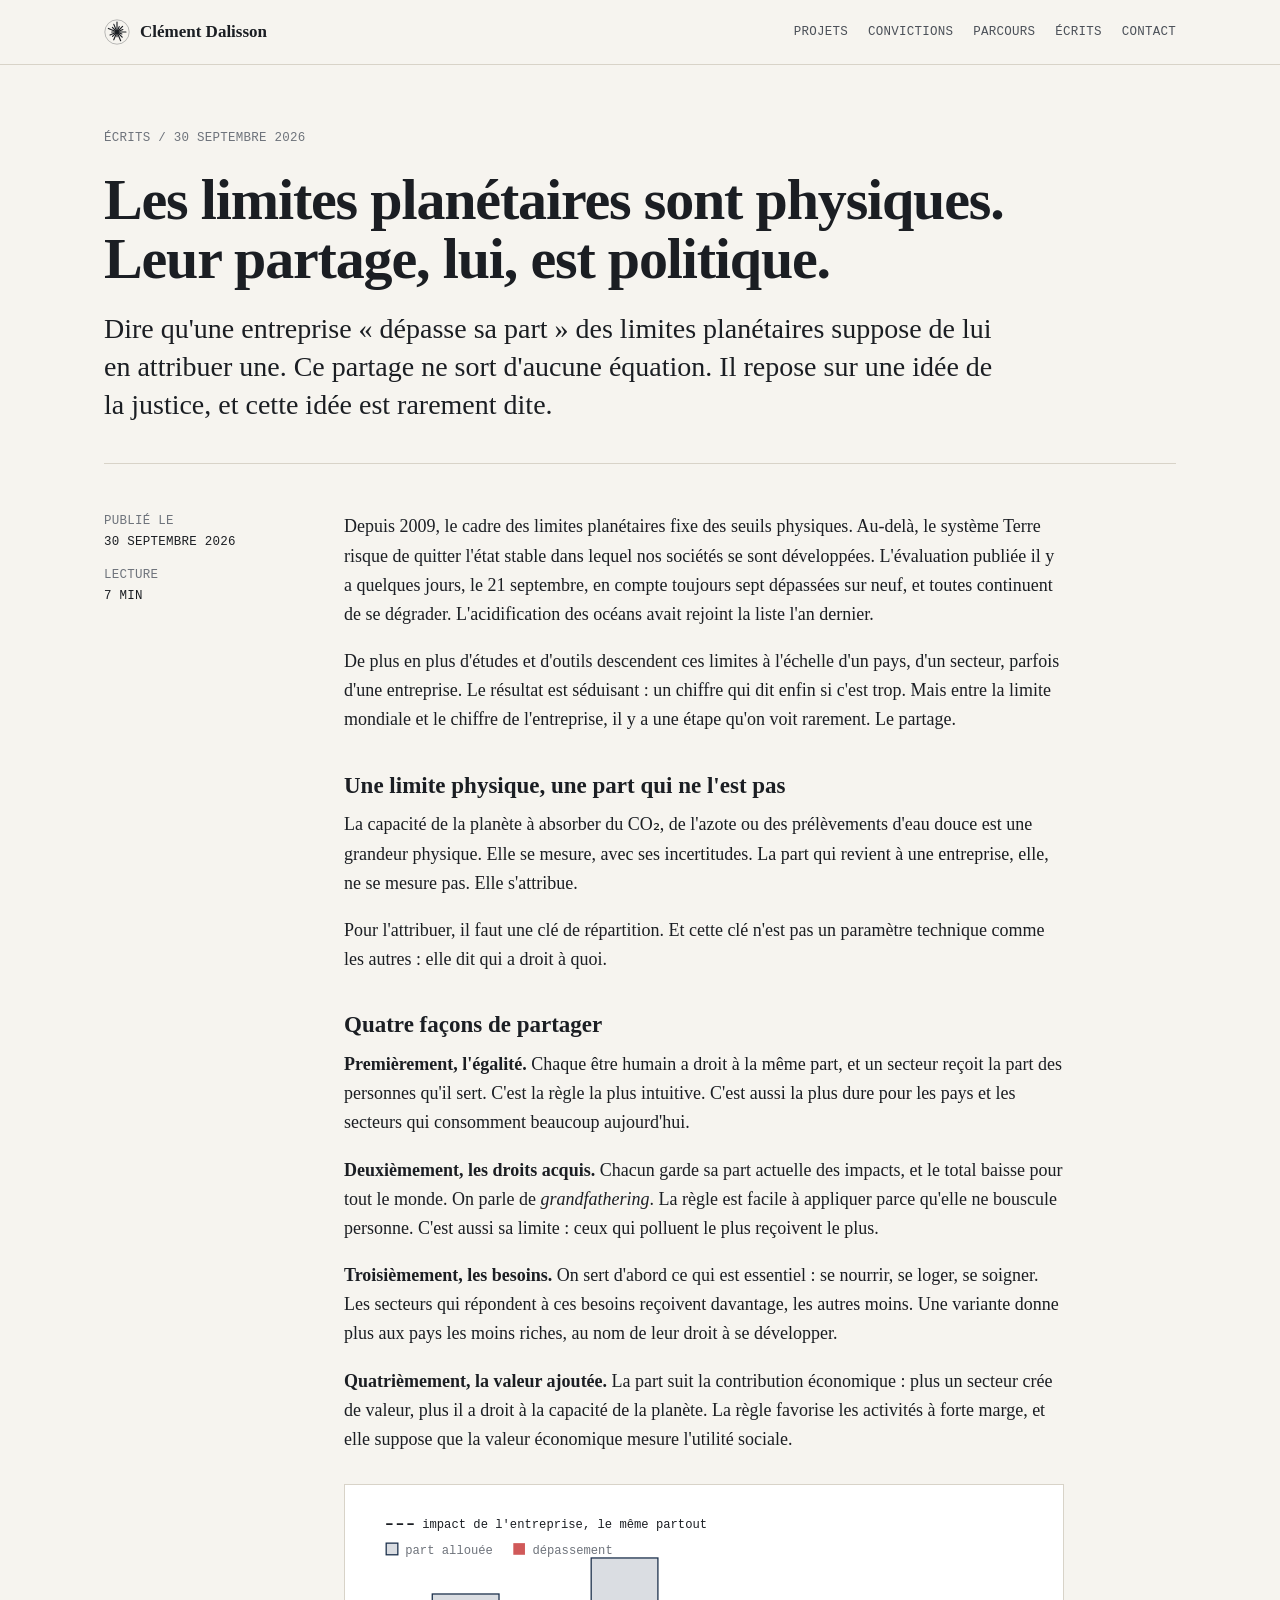
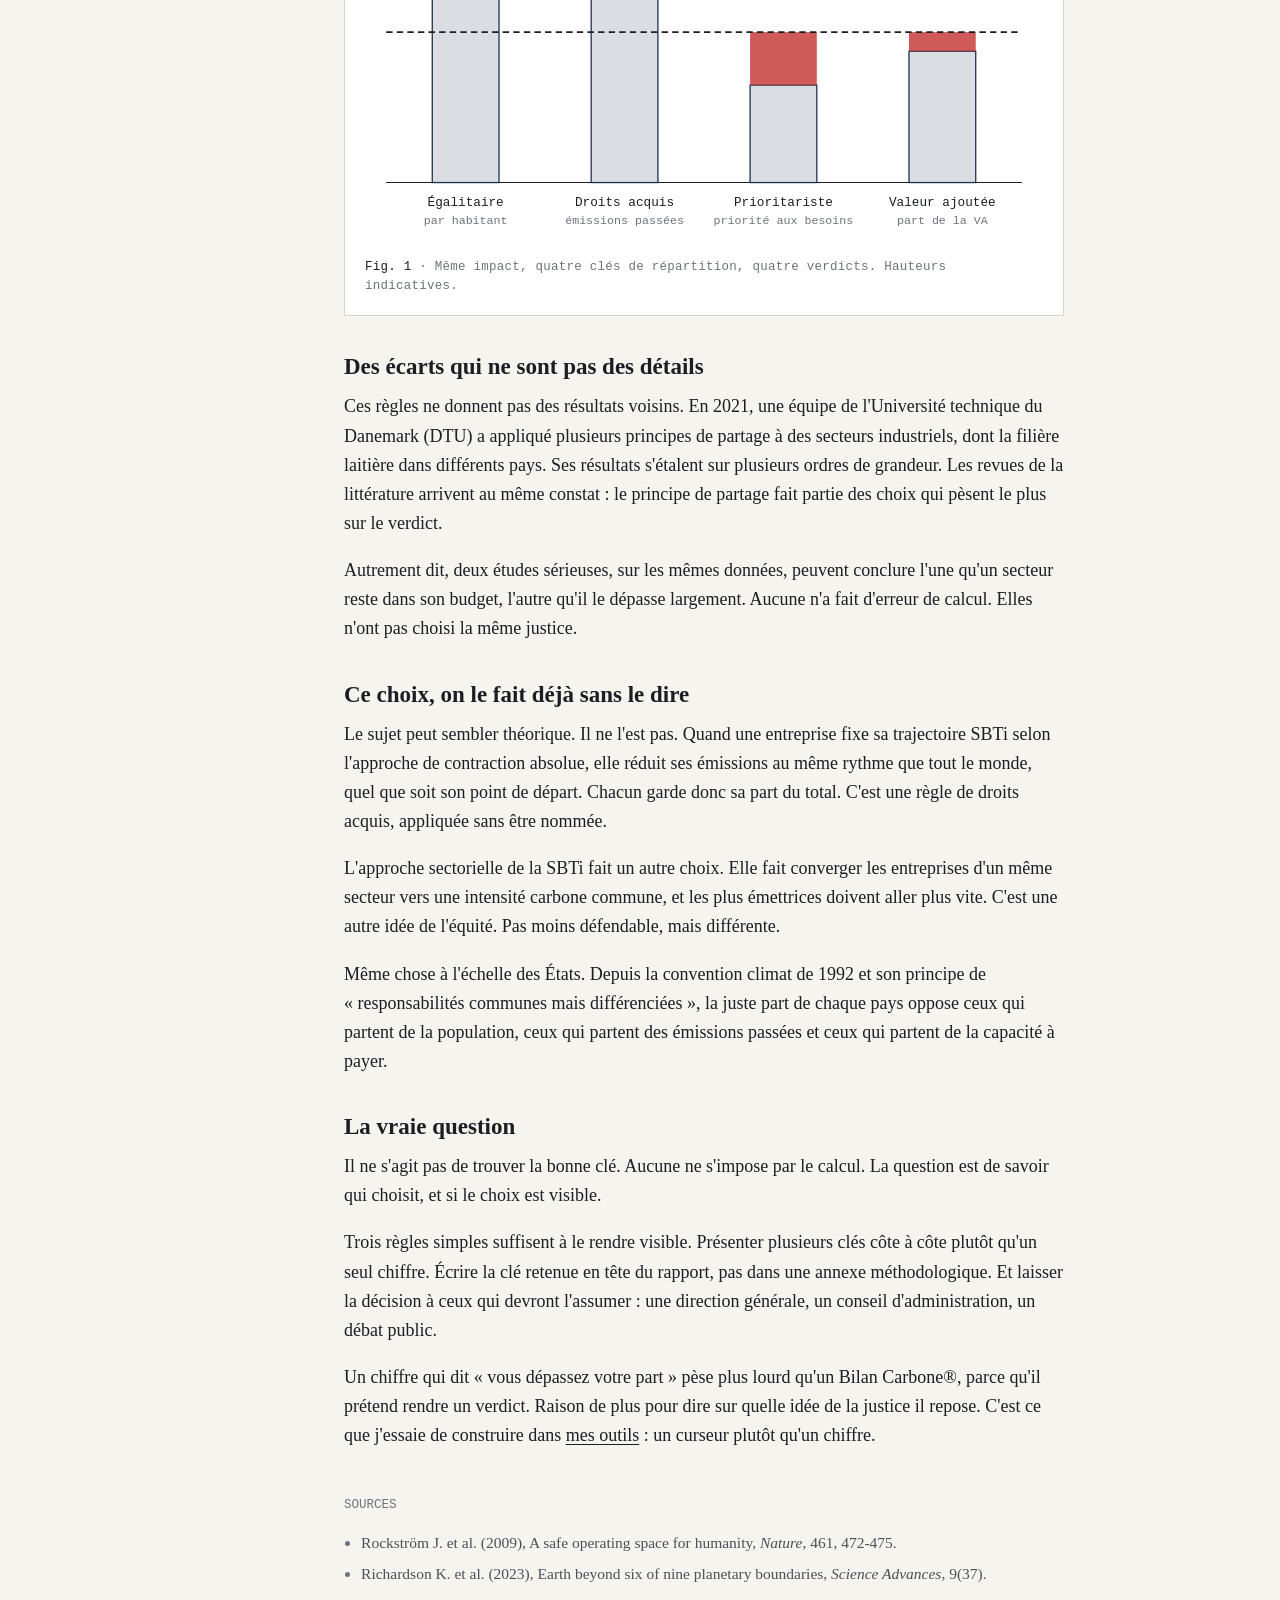
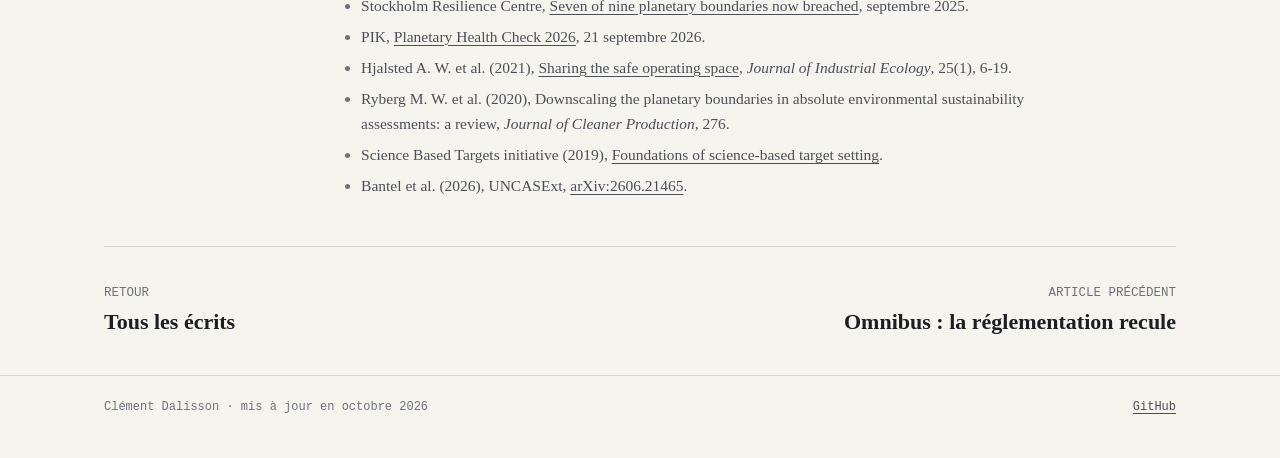
<file: ecrits/partage-limites-planetaires.html>
<!doctype html>
<html lang="fr">
<head>
<meta charset="utf-8">
<meta http-equiv="Content-Security-Policy" content="default-src 'none'; script-src 'none'; img-src 'self' data:; style-src 'self' 'unsafe-inline' https://fonts.googleapis.com; font-src https://fonts.gstatic.com; base-uri 'none'; form-action 'none'">
<meta name="referrer" content="strict-origin-when-cross-origin">
<meta name="viewport" content="width=device-width, initial-scale=1">
<title>Les limites planétaires sont physiques. Leur partage, lui, est politique. · Clément Dalisson</title>
<meta name="description" content="Dire qu'une entreprise dépasse sa part des limites planétaires suppose de lui en attribuer une. Ce partage repose sur un choix de justice, rarement dit.">
<meta name="author" content="Clément Dalisson">
<link rel="canonical" href="https://clementdalisson.github.io/ecrits/partage-limites-planetaires.html">
<meta property="og:type" content="website">
<meta property="og:title" content="Les limites planétaires sont physiques. Leur partage, lui, est politique. · Clément Dalisson">
<meta property="og:description" content="Dire qu'une entreprise dépasse sa part des limites planétaires suppose de lui en attribuer une. Ce partage repose sur un choix de justice, rarement dit.">
<meta property="og:url" content="https://clementdalisson.github.io/ecrits/partage-limites-planetaires.html">
<meta property="og:locale" content="fr_FR">
<link rel="icon" href="../assets/favicon.svg" type="image/svg+xml">
<link rel="preconnect" href="https://fonts.googleapis.com">
<link rel="preconnect" href="https://fonts.gstatic.com" crossorigin>
<link rel="stylesheet" href="https://fonts.googleapis.com/css2?family=IBM+Plex+Mono:wght@400;500&family=Source+Serif+4:ital,opsz,wght@0,8..60,400;0,8..60,600;1,8..60,400&display=swap">
<link rel="stylesheet" href="../assets/style.css">
</head>
<body>
<header class="top">
  <div class="wrap">
    <a class="brand" href="../index.html"><svg viewBox="0 0 32 32" xmlns="http://www.w3.org/2000/svg" aria-hidden="true"><circle cx="16.0" cy="16.0" r="15.0" fill="none" stroke="#1B1E23" stroke-width="1" opacity="0.35"/><line x1="16.0" y1="16.0" x2="16.0" y2="3.7" stroke="#1B1E23" stroke-width="1.4" stroke-linecap="round"/><line x1="16.0" y1="16.0" x2="18.7" y2="9.4" stroke="#1B1E23" stroke-width="1.4" stroke-linecap="round"/><line x1="16.0" y1="16.0" x2="22.9" y2="9.1" stroke="#1B1E23" stroke-width="1.4" stroke-linecap="round"/><line x1="16.0" y1="16.0" x2="23.2" y2="13.0" stroke="#1B1E23" stroke-width="1.4" stroke-linecap="round"/><line x1="16.0" y1="16.0" x2="27.0" y2="16.0" stroke="#1B1E23" stroke-width="1.4" stroke-linecap="round"/><line x1="16.0" y1="16.0" x2="22.0" y2="18.5" stroke="#1B1E23" stroke-width="1.4" stroke-linecap="round"/><line x1="16.0" y1="16.0" x2="22.4" y2="22.4" stroke="#1B1E23" stroke-width="1.4" stroke-linecap="round"/><line x1="16.0" y1="16.0" x2="20.5" y2="26.8" stroke="#1B1E23" stroke-width="1.4" stroke-linecap="round"/><line x1="16.0" y1="16.0" x2="16.0" y2="21.9" stroke="#1B1E23" stroke-width="1.4" stroke-linecap="round"/><line x1="16.0" y1="16.0" x2="12.0" y2="25.6" stroke="#1B1E23" stroke-width="1.4" stroke-linecap="round"/><line x1="16.0" y1="16.0" x2="10.5" y2="21.5" stroke="#1B1E23" stroke-width="1.4" stroke-linecap="round"/><line x1="16.0" y1="16.0" x2="7.4" y2="19.6" stroke="#1B1E23" stroke-width="1.4" stroke-linecap="round"/><line x1="16.0" y1="16.0" x2="9.5" y2="16.0" stroke="#1B1E23" stroke-width="1.4" stroke-linecap="round"/><line x1="16.0" y1="16.0" x2="5.4" y2="11.6" stroke="#1B1E23" stroke-width="1.4" stroke-linecap="round"/><line x1="16.0" y1="16.0" x2="10.3" y2="10.3" stroke="#1B1E23" stroke-width="1.4" stroke-linecap="round"/><line x1="16.0" y1="16.0" x2="12.1" y2="6.6" stroke="#1B1E23" stroke-width="1.4" stroke-linecap="round"/></svg><span>Clément Dalisson</span></a>
    <nav class="nav" aria-label="Navigation principale">
      <a href="../index.html#projets">Projets</a>
      <a href="../index.html#convictions">Convictions</a>
      <a href="../index.html#parcours">Parcours</a>
      <a href="../index.html#ecrits">Écrits</a>
      <a href="../index.html#contact">Contact</a>
    </nav>
  </div>
</header>

<main>
  <article>
    <header class="p-head">
      <div class="wrap">
        <p class="crumbs mono"><a href="../index.html#ecrits">Écrits</a> / 30 septembre 2026</p>
        <h1>Les limites planétaires sont physiques. Leur partage, lui, est politique.</h1>
        <p class="lede">Dire qu'une entreprise «&nbsp;dépasse sa part&nbsp;» des limites planétaires suppose de lui en attribuer une. Ce partage ne sort d'aucune équation. Il repose sur une idée de la justice, et cette idée est rarement dite.</p>
      </div>
    </header>

    <div class="wrap">
      <div class="row">
        <div class="label meta-col">Publié le<b>30 septembre 2026</b>Lecture<b>7 min</b></div>
        <div class="prose article-body">
          <p>Depuis 2009, le cadre des limites planétaires fixe des seuils physiques. Au-delà, le système Terre risque de quitter l'état stable dans lequel nos sociétés se sont développées. L'évaluation publiée il y a quelques jours, le 21 septembre, en compte toujours sept dépassées sur neuf, et toutes continuent de se dégrader. L'acidification des océans avait rejoint la liste l'an dernier.</p>
          <p>De plus en plus d'études et d'outils descendent ces limites à l'échelle d'un pays, d'un secteur, parfois d'une entreprise. Le résultat est séduisant&nbsp;: un chiffre qui dit enfin si c'est trop. Mais entre la limite mondiale et le chiffre de l'entreprise, il y a une étape qu'on voit rarement. Le partage.</p>

          <h3>Une limite physique, une part qui ne l'est pas</h3>
          <p>La capacité de la planète à absorber du CO₂, de l'azote ou des prélèvements d'eau douce est une grandeur physique. Elle se mesure, avec ses incertitudes. La part qui revient à une entreprise, elle, ne se mesure pas. Elle s'attribue.</p>
          <p>Pour l'attribuer, il faut une clé de répartition. Et cette clé n'est pas un paramètre technique comme les autres&nbsp;: elle dit qui a droit à quoi.</p>

          <h3>Quatre façons de partager</h3>
          <p><strong>Premièrement, l'égalité.</strong> Chaque être humain a droit à la même part, et un secteur reçoit la part des personnes qu'il sert. C'est la règle la plus intuitive. C'est aussi la plus dure pour les pays et les secteurs qui consomment beaucoup aujourd'hui.</p>
          <p><strong>Deuxièmement, les droits acquis.</strong> Chacun garde sa part actuelle des impacts, et le total baisse pour tout le monde. On parle de <em>grandfathering</em>. La règle est facile à appliquer parce qu'elle ne bouscule personne. C'est aussi sa limite&nbsp;: ceux qui polluent le plus reçoivent le plus.</p>
          <p><strong>Troisièmement, les besoins.</strong> On sert d'abord ce qui est essentiel&nbsp;: se nourrir, se loger, se soigner. Les secteurs qui répondent à ces besoins reçoivent davantage, les autres moins. Une variante donne plus aux pays les moins riches, au nom de leur droit à se développer.</p>
          <p><strong>Quatrièmement, la valeur ajoutée.</strong> La part suit la contribution économique&nbsp;: plus un secteur crée de valeur, plus il a droit à la capacité de la planète. La règle favorise les activités à forte marge, et elle suppose que la valeur économique mesure l'utilité sociale.</p>

          <figure class="fig" style="margin:30px 0">
            <svg viewBox="0 0 640 320" xmlns="http://www.w3.org/2000/svg" role="img" aria-label="Même impact, quatre clés de répartition, quatre verdicts">
<line x1="20" y1="18" x2="46" y2="18" stroke="#1B1E23" stroke-width="1.6" stroke-dasharray="6 4"/>
<text x="54" y="22" font-family="IBM Plex Mono, monospace" font-size="11.5" fill="#1B1E23">impact de l'entreprise, le même partout</text>
<rect x="20" y="36" width="11" height="11" fill="#1A2F4B" fill-opacity="0.16" stroke="#1A2F4B" stroke-width="1.2"/>
<text x="38" y="46" font-family="IBM Plex Mono, monospace" font-size="11.5" fill="#6E737B">part allouée</text>
<rect x="140" y="36" width="11" height="11" fill="#C53030" fill-opacity="0.8"/>
<text x="158" y="46" font-family="IBM Plex Mono, monospace" font-size="11.5" fill="#6E737B">dépassement</text>
<line x1="20" y1="262" x2="620" y2="262" stroke="#1B1E23" stroke-width="1"/>
<rect x="63.5" y="84.0" width="63.0" height="178" fill="#1A2F4B" fill-opacity="0.16" stroke="#1A2F4B" stroke-width="1.2"/>
<text x="95.0" y="284" text-anchor="middle" font-family="IBM Plex Mono, monospace" font-size="12" fill="#1B1E23">Égalitaire</text>
<text x="95.0" y="301" text-anchor="middle" font-family="IBM Plex Mono, monospace" font-size="11" fill="#6E737B">par habitant</text>
<rect x="213.5" y="50.0" width="63.0" height="212" fill="#1A2F4B" fill-opacity="0.16" stroke="#1A2F4B" stroke-width="1.2"/>
<text x="245.0" y="284" text-anchor="middle" font-family="IBM Plex Mono, monospace" font-size="12" fill="#1B1E23">Droits acquis</text>
<text x="245.0" y="301" text-anchor="middle" font-family="IBM Plex Mono, monospace" font-size="11" fill="#6E737B">émissions passées</text>
<rect x="363.5" y="170.0" width="63.0" height="92" fill="#1A2F4B" fill-opacity="0.16" stroke="#1A2F4B" stroke-width="1.2"/>
<rect x="363.5" y="120.0" width="63.0" height="50.0" fill="#C53030" fill-opacity="0.8"/>
<text x="395.0" y="284" text-anchor="middle" font-family="IBM Plex Mono, monospace" font-size="12" fill="#1B1E23">Prioritariste</text>
<text x="395.0" y="301" text-anchor="middle" font-family="IBM Plex Mono, monospace" font-size="11" fill="#6E737B">priorité aux besoins</text>
<rect x="513.5" y="138.0" width="63.0" height="124" fill="#1A2F4B" fill-opacity="0.16" stroke="#1A2F4B" stroke-width="1.2"/>
<rect x="513.5" y="120.0" width="63.0" height="18.0" fill="#C53030" fill-opacity="0.8"/>
<text x="545.0" y="284" text-anchor="middle" font-family="IBM Plex Mono, monospace" font-size="12" fill="#1B1E23">Valeur ajoutée</text>
<text x="545.0" y="301" text-anchor="middle" font-family="IBM Plex Mono, monospace" font-size="11" fill="#6E737B">part de la VA</text>
<line x1="20" y1="120" x2="620" y2="120" stroke="#1B1E23" stroke-width="1.6" stroke-dasharray="6 4"/>
</svg>
            <figcaption><b>Fig. 1</b> · Même impact, quatre clés de répartition, quatre verdicts. Hauteurs indicatives.</figcaption>
          </figure>

          <h3>Des écarts qui ne sont pas des détails</h3>
          <p>Ces règles ne donnent pas des résultats voisins. En 2021, une équipe de l'Université technique du Danemark (DTU) a appliqué plusieurs principes de partage à des secteurs industriels, dont la filière laitière dans différents pays. Ses résultats s'étalent sur plusieurs ordres de grandeur. Les revues de la littérature arrivent au même constat&nbsp;: le principe de partage fait partie des choix qui pèsent le plus sur le verdict.</p>
          <p>Autrement dit, deux études sérieuses, sur les mêmes données, peuvent conclure l'une qu'un secteur reste dans son budget, l'autre qu'il le dépasse largement. Aucune n'a fait d'erreur de calcul. Elles n'ont pas choisi la même justice.</p>

          <h3>Ce choix, on le fait déjà sans le dire</h3>
          <p>Le sujet peut sembler théorique. Il ne l'est pas. Quand une entreprise fixe sa trajectoire SBTi selon l'approche de contraction absolue, elle réduit ses émissions au même rythme que tout le monde, quel que soit son point de départ. Chacun garde donc sa part du total. C'est une règle de droits acquis, appliquée sans être nommée.</p>
          <p>L'approche sectorielle de la SBTi fait un autre choix. Elle fait converger les entreprises d'un même secteur vers une intensité carbone commune, et les plus émettrices doivent aller plus vite. C'est une autre idée de l'équité. Pas moins défendable, mais différente.</p>
          <p>Même chose à l'échelle des États. Depuis la convention climat de 1992 et son principe de «&nbsp;responsabilités communes mais différenciées&nbsp;», la juste part de chaque pays oppose ceux qui partent de la population, ceux qui partent des émissions passées et ceux qui partent de la capacité à payer.</p>

          <h3>La vraie question</h3>
          <p>Il ne s'agit pas de trouver la bonne clé. Aucune ne s'impose par le calcul. La question est de savoir qui choisit, et si le choix est visible.</p>
          <p>Trois règles simples suffisent à le rendre visible. Présenter plusieurs clés côte à côte plutôt qu'un seul chiffre. Écrire la clé retenue en tête du rapport, pas dans une annexe méthodologique. Et laisser la décision à ceux qui devront l'assumer&nbsp;: une direction générale, un conseil d'administration, un débat public.</p>
          <p>Un chiffre qui dit «&nbsp;vous dépassez votre part&nbsp;» pèse plus lourd qu'un Bilan Carbone®, parce qu'il prétend rendre un verdict. Raison de plus pour dire sur quelle idée de la justice il repose. C'est ce que j'essaie de construire dans <a href="../projets/limites-planetaires.html">mes outils</a>&nbsp;: un curseur plutôt qu'un chiffre.</p>

          <p class="sub-h" style="margin-top:44px">Sources</p>
          <ul class="sources">
            <li>Rockström J. et al. (2009), A safe operating space for humanity, <em>Nature</em>, 461, 472-475.</li>
            <li>Richardson K. et al. (2023), Earth beyond six of nine planetary boundaries, <em>Science Advances</em>, 9(37).</li>
            <li>Stockholm Resilience Centre, <a href="https://www.stockholmresilience.org/news--events/general-news/2025-09-24-seven-of-nine-planetary-boundaries-now-breached.html">Seven of nine planetary boundaries now breached</a>, septembre 2025.</li>
            <li>PIK, <a href="https://www.pik-potsdam.de/en/news/latest-news/planetary-health-check-2026-finds-mounting-pressures-across-earth2019s-life-support-systems">Planetary Health Check 2026</a>, 21 septembre 2026.</li>
            <li>Hjalsted A. W. et al. (2021), <a href="https://onlinelibrary.wiley.com/doi/10.1111/jiec.13050">Sharing the safe operating space</a>, <em>Journal of Industrial Ecology</em>, 25(1), 6-19.</li>
            <li>Ryberg M. W. et al. (2020), Downscaling the planetary boundaries in absolute environmental sustainability assessments: a review, <em>Journal of Cleaner Production</em>, 276.</li>
            <li>Science Based Targets initiative (2019), <a href="https://files.sciencebasedtargets.org/production/files/foundations-of-SBT-setting.pdf">Foundations of science-based target setting</a>.</li>
            <li>Bantel et al. (2026), UNCASExt, <a href="https://arxiv.org/abs/2606.21465">arXiv:2606.21465</a>.</li>
          </ul>
        </div>
      </div>

      <nav class="next" aria-label="Écrits">
        <a href="../index.html#ecrits"><span>Retour</span><strong>Tous les écrits</strong></a>
        <a href="omnibus-empreinte-environnementale.html" style="text-align:right"><span>Article précédent</span><strong>Omnibus&nbsp;: la réglementation recule</strong></a>
      </nav>
    </div>
  </article>
</main>

<footer class="foot">
  <div class="wrap">
    <span>Clément Dalisson · mis à jour en octobre 2026</span>
    <span><a href="https://github.com/ClementDalisson">GitHub</a></span>
  </div>
</footer>
</body>
</html>
</file>
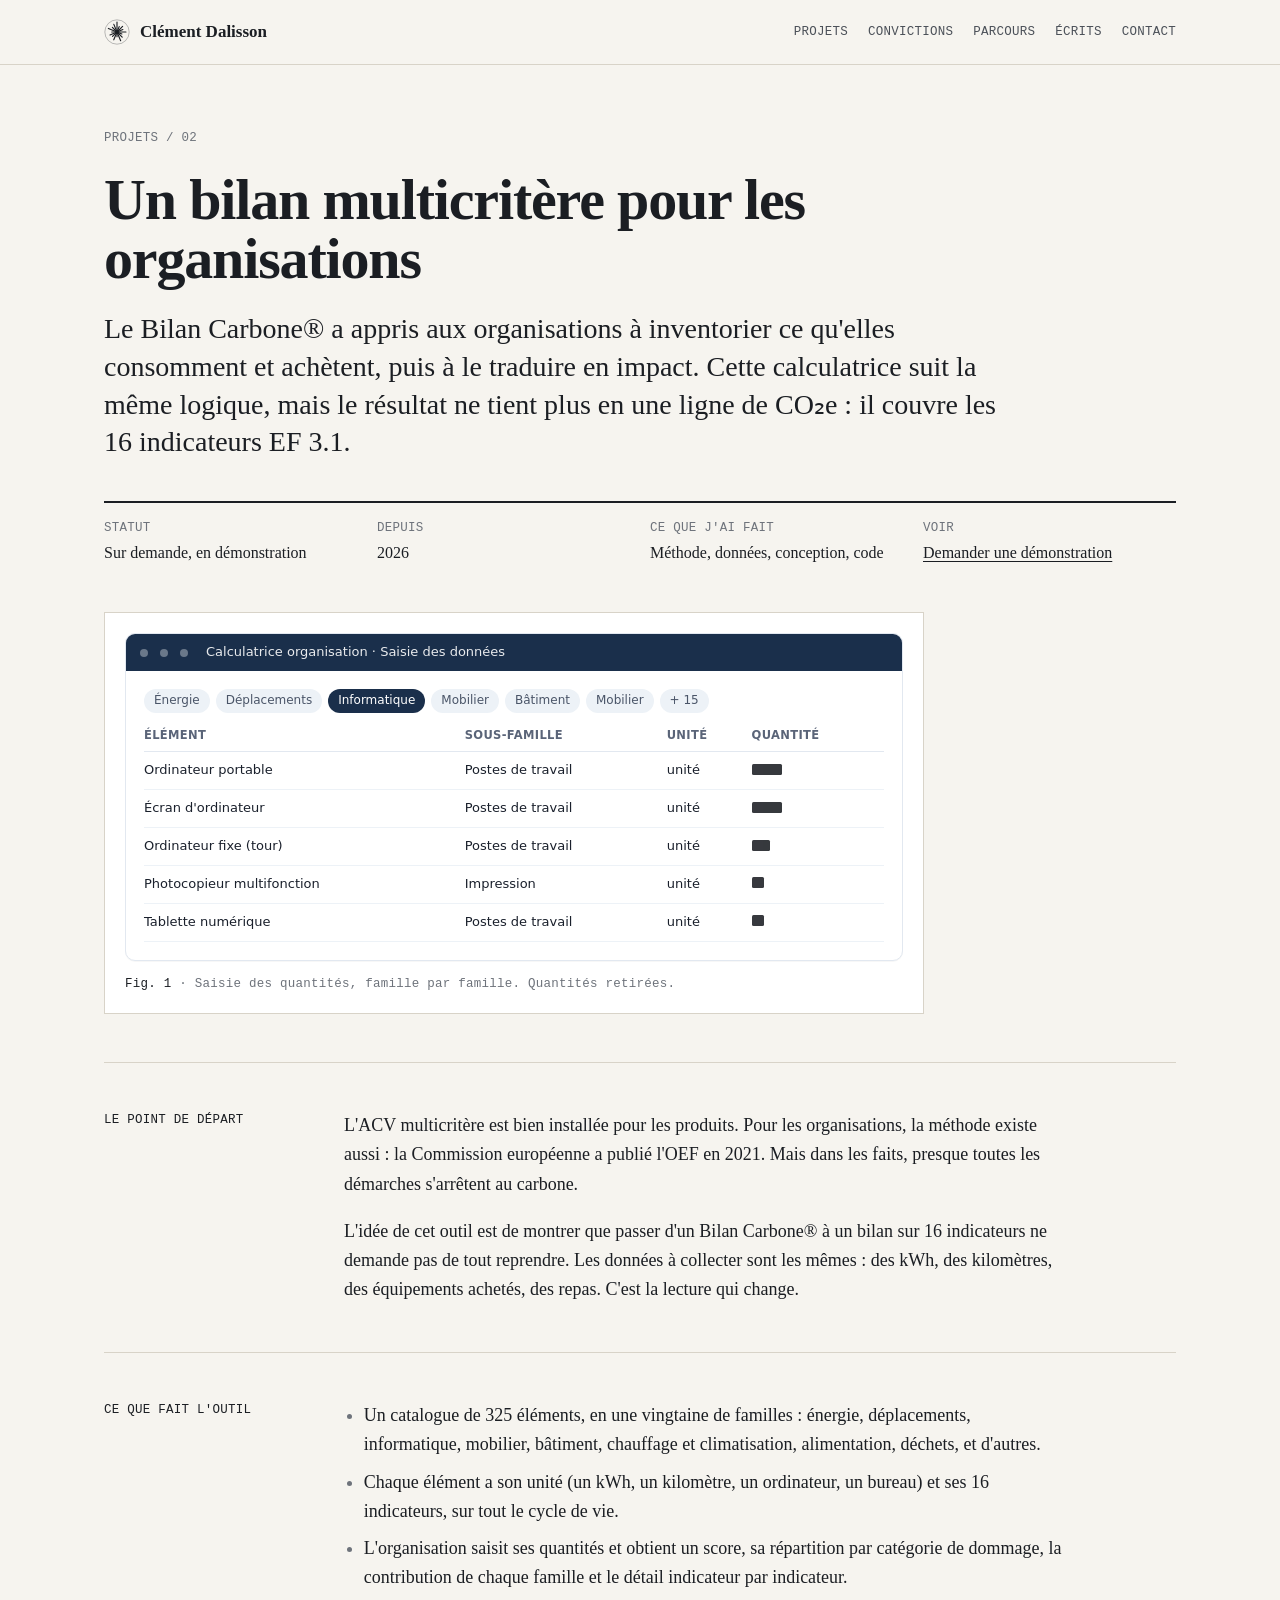
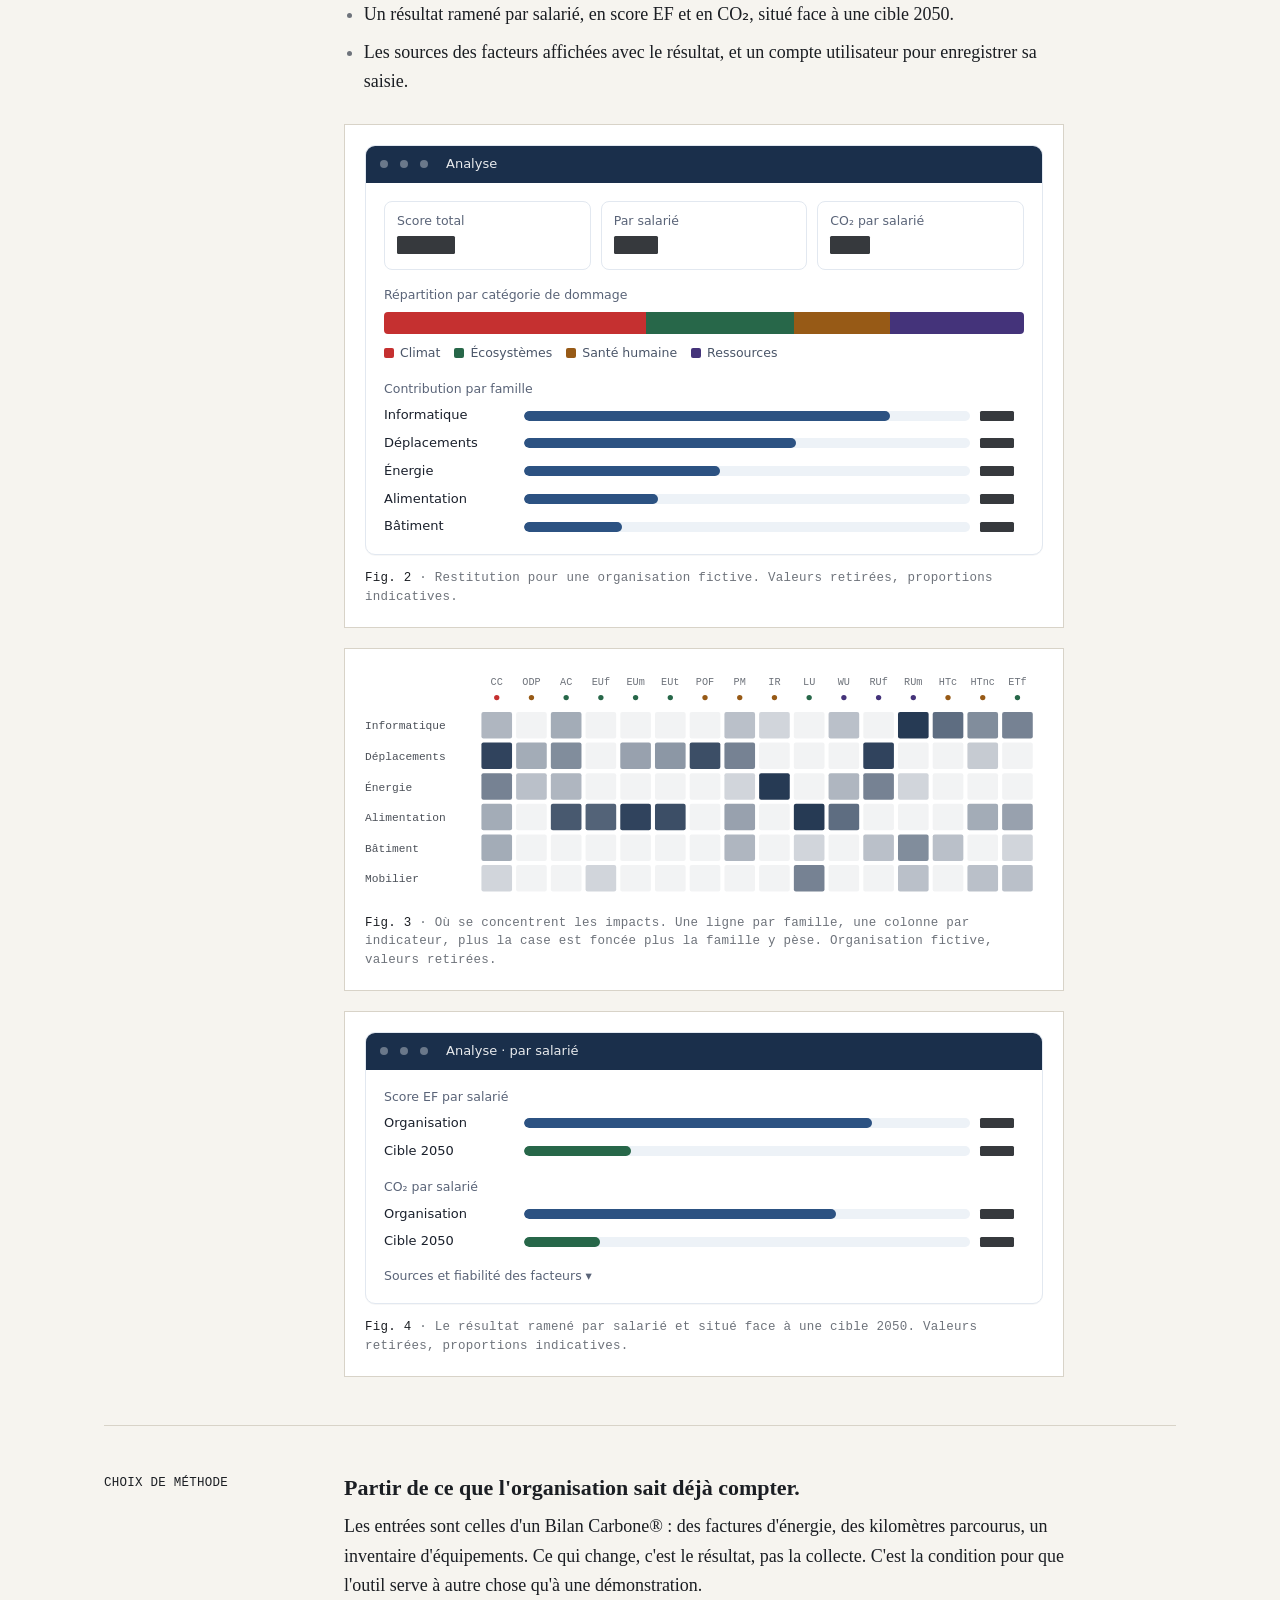
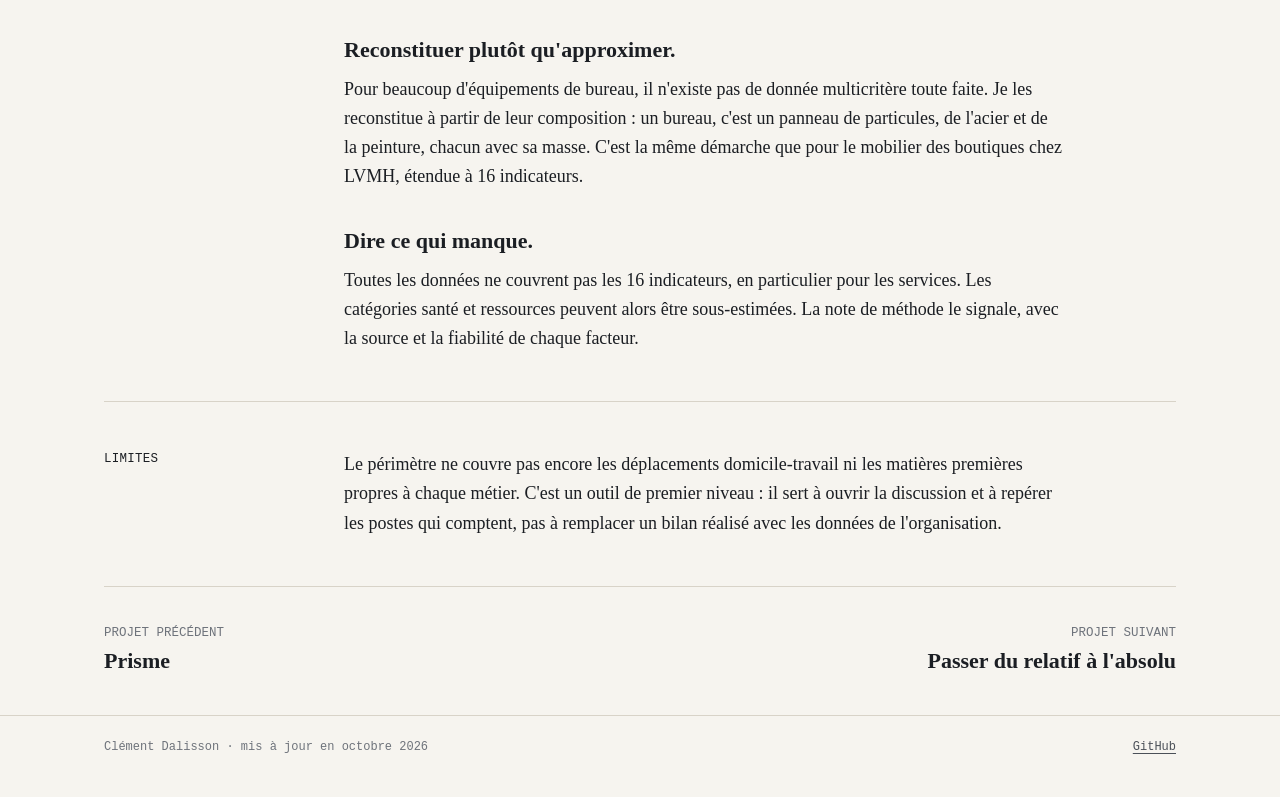
<file: projets/calculatrice-organisation.html>
<!doctype html>
<html lang="fr">
<head>
<meta charset="utf-8">
<meta http-equiv="Content-Security-Policy" content="default-src 'none'; script-src 'none'; img-src 'self' data:; style-src 'self' 'unsafe-inline' https://fonts.googleapis.com; font-src https://fonts.gstatic.com; base-uri 'none'; form-action 'none'">
<meta name="referrer" content="strict-origin-when-cross-origin">
<meta name="viewport" content="width=device-width, initial-scale=1">
<title>Bilan multicritère pour les organisations · Clément Dalisson</title>
<meta name="description" content="Une calculatrice qui reprend la logique d'inventaire du Bilan Carbone® et restitue le résultat d'une organisation sur les 16 indicateurs EF 3.1.">
<meta name="author" content="Clément Dalisson">
<link rel="canonical" href="https://clementdalisson.github.io/projets/calculatrice-organisation.html">
<meta property="og:type" content="website">
<meta property="og:title" content="Bilan multicritère pour les organisations · Clément Dalisson">
<meta property="og:description" content="Une calculatrice qui reprend la logique d'inventaire du Bilan Carbone® et restitue le résultat d'une organisation sur les 16 indicateurs EF 3.1.">
<meta property="og:url" content="https://clementdalisson.github.io/projets/calculatrice-organisation.html">
<meta property="og:locale" content="fr_FR">
<link rel="icon" href="../assets/favicon.svg" type="image/svg+xml">
<link rel="preconnect" href="https://fonts.googleapis.com">
<link rel="preconnect" href="https://fonts.gstatic.com" crossorigin>
<link rel="stylesheet" href="https://fonts.googleapis.com/css2?family=IBM+Plex+Mono:wght@400;500&family=Source+Serif+4:ital,opsz,wght@0,8..60,400;0,8..60,600;1,8..60,400&display=swap">
<link rel="stylesheet" href="../assets/style.css">
</head>
<body>
<header class="top">
  <div class="wrap">
    <a class="brand" href="../index.html"><svg viewBox="0 0 32 32" xmlns="http://www.w3.org/2000/svg" aria-hidden="true"><circle cx="16.0" cy="16.0" r="15.0" fill="none" stroke="#1B1E23" stroke-width="1" opacity="0.35"/><line x1="16.0" y1="16.0" x2="16.0" y2="3.7" stroke="#1B1E23" stroke-width="1.4" stroke-linecap="round"/><line x1="16.0" y1="16.0" x2="18.7" y2="9.4" stroke="#1B1E23" stroke-width="1.4" stroke-linecap="round"/><line x1="16.0" y1="16.0" x2="22.9" y2="9.1" stroke="#1B1E23" stroke-width="1.4" stroke-linecap="round"/><line x1="16.0" y1="16.0" x2="23.2" y2="13.0" stroke="#1B1E23" stroke-width="1.4" stroke-linecap="round"/><line x1="16.0" y1="16.0" x2="27.0" y2="16.0" stroke="#1B1E23" stroke-width="1.4" stroke-linecap="round"/><line x1="16.0" y1="16.0" x2="22.0" y2="18.5" stroke="#1B1E23" stroke-width="1.4" stroke-linecap="round"/><line x1="16.0" y1="16.0" x2="22.4" y2="22.4" stroke="#1B1E23" stroke-width="1.4" stroke-linecap="round"/><line x1="16.0" y1="16.0" x2="20.5" y2="26.8" stroke="#1B1E23" stroke-width="1.4" stroke-linecap="round"/><line x1="16.0" y1="16.0" x2="16.0" y2="21.9" stroke="#1B1E23" stroke-width="1.4" stroke-linecap="round"/><line x1="16.0" y1="16.0" x2="12.0" y2="25.6" stroke="#1B1E23" stroke-width="1.4" stroke-linecap="round"/><line x1="16.0" y1="16.0" x2="10.5" y2="21.5" stroke="#1B1E23" stroke-width="1.4" stroke-linecap="round"/><line x1="16.0" y1="16.0" x2="7.4" y2="19.6" stroke="#1B1E23" stroke-width="1.4" stroke-linecap="round"/><line x1="16.0" y1="16.0" x2="9.5" y2="16.0" stroke="#1B1E23" stroke-width="1.4" stroke-linecap="round"/><line x1="16.0" y1="16.0" x2="5.4" y2="11.6" stroke="#1B1E23" stroke-width="1.4" stroke-linecap="round"/><line x1="16.0" y1="16.0" x2="10.3" y2="10.3" stroke="#1B1E23" stroke-width="1.4" stroke-linecap="round"/><line x1="16.0" y1="16.0" x2="12.1" y2="6.6" stroke="#1B1E23" stroke-width="1.4" stroke-linecap="round"/></svg><span>Clément Dalisson</span></a>
    <nav class="nav" aria-label="Navigation principale">
      <a href="../index.html#projets">Projets</a>
      <a href="../index.html#convictions">Convictions</a>
      <a href="../index.html#parcours">Parcours</a>
      <a href="../index.html#ecrits">Écrits</a>
      <a href="../index.html#contact">Contact</a>
    </nav>
  </div>
</header>

<main>
  <header class="p-head">
    <div class="wrap">
      <p class="crumbs mono"><a href="../index.html#projets">Projets</a> / 02</p>
      <h1>Un bilan multicritère pour les organisations</h1>
      <p class="lede">Le Bilan Carbone® a appris aux organisations à inventorier ce qu'elles consomment et achètent, puis à le traduire en impact. Cette calculatrice suit la même logique, mais le résultat ne tient plus en une ligne de CO₂e&nbsp;: il couvre les 16 indicateurs EF 3.1.</p>
      <dl class="meta">
        <div><dt>Statut</dt><dd>Sur demande, en démonstration</dd></div>
        <div><dt>Depuis</dt><dd>2026</dd></div>
        <div><dt>Ce que j'ai fait</dt><dd>Méthode, données, conception, code</dd></div>
        <div><dt>Voir</dt><dd><a href="mailto:clement.dalisson@gmail.com?subject=D%C3%A9monstration%20du%20bilan%20multicrit%C3%A8re">Demander une démonstration</a></dd></div>
      </dl>
    </div>
  </header>

  <div class="wrap">
    <div class="figure-wide">
      <figure class="fig">
        <div class="ui">
          <div class="ui-bar"><i></i><i></i><i></i><span class="t">Calculatrice organisation · Saisie des données</span></div>
          <div class="ui-body">
            <div class="ui-tabs"><span>Énergie</span><span>Déplacements</span><span class="on">Informatique</span><span>Mobilier</span><span class="hide-sm">Bâtiment</span><span class="hide-sm">Mobilier</span><span class="hide-sm">+ 15</span></div>
            <table>
              <thead><tr><th>Élément</th><th class="hide-sm">Sous-famille</th><th>Unité</th><th>Quantité</th></tr></thead>
              <tbody>
                <tr><td>Ordinateur portable</td><td class="hide-sm">Postes de travail</td><td>unité</td><td><span class="x" style="--w:30px"></span></td></tr>
                <tr><td>Écran d'ordinateur</td><td class="hide-sm">Postes de travail</td><td>unité</td><td><span class="x" style="--w:30px"></span></td></tr>
                <tr><td>Ordinateur fixe (tour)</td><td class="hide-sm">Postes de travail</td><td>unité</td><td><span class="x" style="--w:18px"></span></td></tr>
                <tr><td>Photocopieur multifonction</td><td class="hide-sm">Impression</td><td>unité</td><td><span class="x" style="--w:12px"></span></td></tr>
                <tr><td>Tablette numérique</td><td class="hide-sm">Postes de travail</td><td>unité</td><td><span class="x" style="--w:12px"></span></td></tr>
              </tbody>
            </table>
          </div>
        </div>
        <figcaption><b>Fig. 1</b> · Saisie des quantités, famille par famille. Quantités retirées.</figcaption>
      </figure>
    </div>

    <section class="row">
      <div class="label"><b>Le point de départ</b></div>
      <div class="prose">
        <p>L'ACV multicritère est bien installée pour les produits. Pour les organisations, la méthode existe aussi&nbsp;: la Commission européenne a publié l'OEF en 2021. Mais dans les faits, presque toutes les démarches s'arrêtent au carbone.</p>
        <p>L'idée de cet outil est de montrer que passer d'un Bilan Carbone® à un bilan sur 16 indicateurs ne demande pas de tout reprendre. Les données à collecter sont les mêmes&nbsp;: des kWh, des kilomètres, des équipements achetés, des repas. C'est la lecture qui change.</p>
      </div>
    </section>

    <section class="row">
      <div class="label"><b>Ce que fait l'outil</b></div>
      <div class="prose">
        <ul>
          <li>Un catalogue de 325 éléments, en une vingtaine de familles&nbsp;: énergie, déplacements, informatique, mobilier, bâtiment, chauffage et climatisation, alimentation, déchets, et d'autres.</li>
          <li>Chaque élément a son unité (un kWh, un kilomètre, un ordinateur, un bureau) et ses 16 indicateurs, sur tout le cycle de vie.</li>
          <li>L'organisation saisit ses quantités et obtient un score, sa répartition par catégorie de dommage, la contribution de chaque famille et le détail indicateur par indicateur.</li>
          <li>Un résultat ramené par salarié, en score EF et en CO₂, situé face à une cible 2050.</li>
          <li>Les sources des facteurs affichées avec le résultat, et un compte utilisateur pour enregistrer sa saisie.</li>
        </ul>
        <div class="fig-pair">
          <figure class="fig" style="grid-column:1 / -1">
            <div class="ui">
              <div class="ui-bar"><i></i><i></i><i></i><span class="t">Analyse</span></div>
              <div class="ui-body">
                <div class="kpis">
                  <div class="kpi"><span class="muted">Score total</span><span class="x"></span></div>
                  <div class="kpi"><span class="muted">Par salarié</span><span class="x" style="--w:44px"></span></div>
                  <div class="kpi"><span class="muted">CO₂ par salarié</span><span class="x" style="--w:40px"></span></div>
                </div>
                <p class="muted" style="margin-bottom:8px">Répartition par catégorie de dommage</p>
                <div class="stack"><span class="c-climat" style="flex:41"></span><span class="c-eco" style="flex:23"></span><span class="c-sante" style="flex:15"></span><span class="c-res" style="flex:21"></span></div>
                <div class="legend"><span><i class="c-climat"></i>Climat</span><span><i class="c-eco"></i>Écosystèmes</span><span><i class="c-sante"></i>Santé humaine</span><span><i class="c-res"></i>Ressources</span></div>
                <p class="muted" style="margin:18px 0 8px">Contribution par famille</p>
                <div class="ui-cats">
                  <div class="ui-cat"><span>Informatique</span><div class="track"><div class="fill" style="width:82%;background:#2C5282"></div></div><span class="x"></span></div>
                  <div class="ui-cat"><span>Déplacements</span><div class="track"><div class="fill" style="width:61%;background:#2C5282"></div></div><span class="x"></span></div>
                  <div class="ui-cat"><span>Énergie</span><div class="track"><div class="fill" style="width:44%;background:#2C5282"></div></div><span class="x"></span></div>
                  <div class="ui-cat"><span>Alimentation</span><div class="track"><div class="fill" style="width:30%;background:#2C5282"></div></div><span class="x"></span></div>
                  <div class="ui-cat"><span>Bâtiment</span><div class="track"><div class="fill" style="width:22%;background:#2C5282"></div></div><span class="x"></span></div>
                </div>
              </div>
            </div>
            <figcaption><b>Fig. 2</b> · Restitution pour une organisation fictive. Valeurs retirées, proportions indicatives.</figcaption>
          </figure>
        </div>
        <figure class="fig" style="margin-top:20px">
          <div style="overflow-x:auto"><div style="min-width:560px"><svg viewBox="0 0 664 226" xmlns="http://www.w3.org/2000/svg" role="img" aria-label="Carte de chaleur : familles de postes en lignes, 16 indicateurs en colonnes, valeurs retirées">
<text x="129" y="16" text-anchor="middle" font-family="IBM Plex Mono, monospace" font-size="10" fill="#6E737B">CC</text>
<circle cx="129" cy="28" r="2.6" fill="#C53030"/>
<text x="163" y="16" text-anchor="middle" font-family="IBM Plex Mono, monospace" font-size="10" fill="#6E737B">ODP</text>
<circle cx="163" cy="28" r="2.6" fill="#975A16"/>
<text x="197" y="16" text-anchor="middle" font-family="IBM Plex Mono, monospace" font-size="10" fill="#6E737B">AC</text>
<circle cx="197" cy="28" r="2.6" fill="#276749"/>
<text x="231" y="16" text-anchor="middle" font-family="IBM Plex Mono, monospace" font-size="10" fill="#6E737B">EUf</text>
<circle cx="231" cy="28" r="2.6" fill="#276749"/>
<text x="265" y="16" text-anchor="middle" font-family="IBM Plex Mono, monospace" font-size="10" fill="#6E737B">EUm</text>
<circle cx="265" cy="28" r="2.6" fill="#276749"/>
<text x="299" y="16" text-anchor="middle" font-family="IBM Plex Mono, monospace" font-size="10" fill="#6E737B">EUt</text>
<circle cx="299" cy="28" r="2.6" fill="#276749"/>
<text x="333" y="16" text-anchor="middle" font-family="IBM Plex Mono, monospace" font-size="10" fill="#6E737B">POF</text>
<circle cx="333" cy="28" r="2.6" fill="#975A16"/>
<text x="367" y="16" text-anchor="middle" font-family="IBM Plex Mono, monospace" font-size="10" fill="#6E737B">PM</text>
<circle cx="367" cy="28" r="2.6" fill="#975A16"/>
<text x="401" y="16" text-anchor="middle" font-family="IBM Plex Mono, monospace" font-size="10" fill="#6E737B">IR</text>
<circle cx="401" cy="28" r="2.6" fill="#975A16"/>
<text x="435" y="16" text-anchor="middle" font-family="IBM Plex Mono, monospace" font-size="10" fill="#6E737B">LU</text>
<circle cx="435" cy="28" r="2.6" fill="#276749"/>
<text x="469" y="16" text-anchor="middle" font-family="IBM Plex Mono, monospace" font-size="10" fill="#6E737B">WU</text>
<circle cx="469" cy="28" r="2.6" fill="#44337A"/>
<text x="503" y="16" text-anchor="middle" font-family="IBM Plex Mono, monospace" font-size="10" fill="#6E737B">RUf</text>
<circle cx="503" cy="28" r="2.6" fill="#44337A"/>
<text x="537" y="16" text-anchor="middle" font-family="IBM Plex Mono, monospace" font-size="10" fill="#6E737B">RUm</text>
<circle cx="537" cy="28" r="2.6" fill="#44337A"/>
<text x="571" y="16" text-anchor="middle" font-family="IBM Plex Mono, monospace" font-size="10" fill="#6E737B">HTc</text>
<circle cx="571" cy="28" r="2.6" fill="#975A16"/>
<text x="605" y="16" text-anchor="middle" font-family="IBM Plex Mono, monospace" font-size="10" fill="#6E737B">HTnc</text>
<circle cx="605" cy="28" r="2.6" fill="#975A16"/>
<text x="639" y="16" text-anchor="middle" font-family="IBM Plex Mono, monospace" font-size="10" fill="#6E737B">ETf</text>
<circle cx="639" cy="28" r="2.6" fill="#276749"/>
<text x="0" y="59" font-family="IBM Plex Mono, monospace" font-size="11" fill="#4B5058">Informatique</text>
<rect x="114" y="42" width="30" height="26" rx="2" fill="#1A2F4B" fill-opacity="0.35"/>
<rect x="148" y="42" width="30" height="26" rx="2" fill="#1A2F4B" fill-opacity="0.06"/>
<rect x="182" y="42" width="30" height="26" rx="2" fill="#1A2F4B" fill-opacity="0.40"/>
<rect x="216" y="42" width="30" height="26" rx="2" fill="#1A2F4B" fill-opacity="0.06"/>
<rect x="250" y="42" width="30" height="26" rx="2" fill="#1A2F4B" fill-opacity="0.06"/>
<rect x="284" y="42" width="30" height="26" rx="2" fill="#1A2F4B" fill-opacity="0.06"/>
<rect x="318" y="42" width="30" height="26" rx="2" fill="#1A2F4B" fill-opacity="0.06"/>
<rect x="352" y="42" width="30" height="26" rx="2" fill="#1A2F4B" fill-opacity="0.30"/>
<rect x="386" y="42" width="30" height="26" rx="2" fill="#1A2F4B" fill-opacity="0.20"/>
<rect x="420" y="42" width="30" height="26" rx="2" fill="#1A2F4B" fill-opacity="0.06"/>
<rect x="454" y="42" width="30" height="26" rx="2" fill="#1A2F4B" fill-opacity="0.30"/>
<rect x="488" y="42" width="30" height="26" rx="2" fill="#1A2F4B" fill-opacity="0.06"/>
<rect x="522" y="42" width="30" height="26" rx="2" fill="#1A2F4B" fill-opacity="0.95"/>
<rect x="556" y="42" width="30" height="26" rx="2" fill="#1A2F4B" fill-opacity="0.70"/>
<rect x="590" y="42" width="30" height="26" rx="2" fill="#1A2F4B" fill-opacity="0.55"/>
<rect x="624" y="42" width="30" height="26" rx="2" fill="#1A2F4B" fill-opacity="0.60"/>
<text x="0" y="89" font-family="IBM Plex Mono, monospace" font-size="11" fill="#4B5058">Déplacements</text>
<rect x="114" y="72" width="30" height="26" rx="2" fill="#1A2F4B" fill-opacity="0.90"/>
<rect x="148" y="72" width="30" height="26" rx="2" fill="#1A2F4B" fill-opacity="0.40"/>
<rect x="182" y="72" width="30" height="26" rx="2" fill="#1A2F4B" fill-opacity="0.55"/>
<rect x="216" y="72" width="30" height="26" rx="2" fill="#1A2F4B" fill-opacity="0.06"/>
<rect x="250" y="72" width="30" height="26" rx="2" fill="#1A2F4B" fill-opacity="0.45"/>
<rect x="284" y="72" width="30" height="26" rx="2" fill="#1A2F4B" fill-opacity="0.50"/>
<rect x="318" y="72" width="30" height="26" rx="2" fill="#1A2F4B" fill-opacity="0.85"/>
<rect x="352" y="72" width="30" height="26" rx="2" fill="#1A2F4B" fill-opacity="0.60"/>
<rect x="386" y="72" width="30" height="26" rx="2" fill="#1A2F4B" fill-opacity="0.06"/>
<rect x="420" y="72" width="30" height="26" rx="2" fill="#1A2F4B" fill-opacity="0.06"/>
<rect x="454" y="72" width="30" height="26" rx="2" fill="#1A2F4B" fill-opacity="0.06"/>
<rect x="488" y="72" width="30" height="26" rx="2" fill="#1A2F4B" fill-opacity="0.90"/>
<rect x="522" y="72" width="30" height="26" rx="2" fill="#1A2F4B" fill-opacity="0.06"/>
<rect x="556" y="72" width="30" height="26" rx="2" fill="#1A2F4B" fill-opacity="0.06"/>
<rect x="590" y="72" width="30" height="26" rx="2" fill="#1A2F4B" fill-opacity="0.25"/>
<rect x="624" y="72" width="30" height="26" rx="2" fill="#1A2F4B" fill-opacity="0.06"/>
<text x="0" y="119" font-family="IBM Plex Mono, monospace" font-size="11" fill="#4B5058">Énergie</text>
<rect x="114" y="102" width="30" height="26" rx="2" fill="#1A2F4B" fill-opacity="0.60"/>
<rect x="148" y="102" width="30" height="26" rx="2" fill="#1A2F4B" fill-opacity="0.30"/>
<rect x="182" y="102" width="30" height="26" rx="2" fill="#1A2F4B" fill-opacity="0.35"/>
<rect x="216" y="102" width="30" height="26" rx="2" fill="#1A2F4B" fill-opacity="0.06"/>
<rect x="250" y="102" width="30" height="26" rx="2" fill="#1A2F4B" fill-opacity="0.06"/>
<rect x="284" y="102" width="30" height="26" rx="2" fill="#1A2F4B" fill-opacity="0.06"/>
<rect x="318" y="102" width="30" height="26" rx="2" fill="#1A2F4B" fill-opacity="0.06"/>
<rect x="352" y="102" width="30" height="26" rx="2" fill="#1A2F4B" fill-opacity="0.20"/>
<rect x="386" y="102" width="30" height="26" rx="2" fill="#1A2F4B" fill-opacity="0.95"/>
<rect x="420" y="102" width="30" height="26" rx="2" fill="#1A2F4B" fill-opacity="0.06"/>
<rect x="454" y="102" width="30" height="26" rx="2" fill="#1A2F4B" fill-opacity="0.35"/>
<rect x="488" y="102" width="30" height="26" rx="2" fill="#1A2F4B" fill-opacity="0.60"/>
<rect x="522" y="102" width="30" height="26" rx="2" fill="#1A2F4B" fill-opacity="0.20"/>
<rect x="556" y="102" width="30" height="26" rx="2" fill="#1A2F4B" fill-opacity="0.06"/>
<rect x="590" y="102" width="30" height="26" rx="2" fill="#1A2F4B" fill-opacity="0.06"/>
<rect x="624" y="102" width="30" height="26" rx="2" fill="#1A2F4B" fill-opacity="0.06"/>
<text x="0" y="149" font-family="IBM Plex Mono, monospace" font-size="11" fill="#4B5058">Alimentation</text>
<rect x="114" y="132" width="30" height="26" rx="2" fill="#1A2F4B" fill-opacity="0.40"/>
<rect x="148" y="132" width="30" height="26" rx="2" fill="#1A2F4B" fill-opacity="0.06"/>
<rect x="182" y="132" width="30" height="26" rx="2" fill="#1A2F4B" fill-opacity="0.80"/>
<rect x="216" y="132" width="30" height="26" rx="2" fill="#1A2F4B" fill-opacity="0.75"/>
<rect x="250" y="132" width="30" height="26" rx="2" fill="#1A2F4B" fill-opacity="0.90"/>
<rect x="284" y="132" width="30" height="26" rx="2" fill="#1A2F4B" fill-opacity="0.85"/>
<rect x="318" y="132" width="30" height="26" rx="2" fill="#1A2F4B" fill-opacity="0.06"/>
<rect x="352" y="132" width="30" height="26" rx="2" fill="#1A2F4B" fill-opacity="0.45"/>
<rect x="386" y="132" width="30" height="26" rx="2" fill="#1A2F4B" fill-opacity="0.06"/>
<rect x="420" y="132" width="30" height="26" rx="2" fill="#1A2F4B" fill-opacity="0.95"/>
<rect x="454" y="132" width="30" height="26" rx="2" fill="#1A2F4B" fill-opacity="0.70"/>
<rect x="488" y="132" width="30" height="26" rx="2" fill="#1A2F4B" fill-opacity="0.06"/>
<rect x="522" y="132" width="30" height="26" rx="2" fill="#1A2F4B" fill-opacity="0.06"/>
<rect x="556" y="132" width="30" height="26" rx="2" fill="#1A2F4B" fill-opacity="0.06"/>
<rect x="590" y="132" width="30" height="26" rx="2" fill="#1A2F4B" fill-opacity="0.40"/>
<rect x="624" y="132" width="30" height="26" rx="2" fill="#1A2F4B" fill-opacity="0.45"/>
<text x="0" y="179" font-family="IBM Plex Mono, monospace" font-size="11" fill="#4B5058">Bâtiment</text>
<rect x="114" y="162" width="30" height="26" rx="2" fill="#1A2F4B" fill-opacity="0.40"/>
<rect x="148" y="162" width="30" height="26" rx="2" fill="#1A2F4B" fill-opacity="0.06"/>
<rect x="182" y="162" width="30" height="26" rx="2" fill="#1A2F4B" fill-opacity="0.06"/>
<rect x="216" y="162" width="30" height="26" rx="2" fill="#1A2F4B" fill-opacity="0.06"/>
<rect x="250" y="162" width="30" height="26" rx="2" fill="#1A2F4B" fill-opacity="0.06"/>
<rect x="284" y="162" width="30" height="26" rx="2" fill="#1A2F4B" fill-opacity="0.06"/>
<rect x="318" y="162" width="30" height="26" rx="2" fill="#1A2F4B" fill-opacity="0.06"/>
<rect x="352" y="162" width="30" height="26" rx="2" fill="#1A2F4B" fill-opacity="0.35"/>
<rect x="386" y="162" width="30" height="26" rx="2" fill="#1A2F4B" fill-opacity="0.06"/>
<rect x="420" y="162" width="30" height="26" rx="2" fill="#1A2F4B" fill-opacity="0.20"/>
<rect x="454" y="162" width="30" height="26" rx="2" fill="#1A2F4B" fill-opacity="0.06"/>
<rect x="488" y="162" width="30" height="26" rx="2" fill="#1A2F4B" fill-opacity="0.30"/>
<rect x="522" y="162" width="30" height="26" rx="2" fill="#1A2F4B" fill-opacity="0.55"/>
<rect x="556" y="162" width="30" height="26" rx="2" fill="#1A2F4B" fill-opacity="0.30"/>
<rect x="590" y="162" width="30" height="26" rx="2" fill="#1A2F4B" fill-opacity="0.06"/>
<rect x="624" y="162" width="30" height="26" rx="2" fill="#1A2F4B" fill-opacity="0.20"/>
<text x="0" y="209" font-family="IBM Plex Mono, monospace" font-size="11" fill="#4B5058">Mobilier</text>
<rect x="114" y="192" width="30" height="26" rx="2" fill="#1A2F4B" fill-opacity="0.20"/>
<rect x="148" y="192" width="30" height="26" rx="2" fill="#1A2F4B" fill-opacity="0.06"/>
<rect x="182" y="192" width="30" height="26" rx="2" fill="#1A2F4B" fill-opacity="0.06"/>
<rect x="216" y="192" width="30" height="26" rx="2" fill="#1A2F4B" fill-opacity="0.20"/>
<rect x="250" y="192" width="30" height="26" rx="2" fill="#1A2F4B" fill-opacity="0.06"/>
<rect x="284" y="192" width="30" height="26" rx="2" fill="#1A2F4B" fill-opacity="0.06"/>
<rect x="318" y="192" width="30" height="26" rx="2" fill="#1A2F4B" fill-opacity="0.06"/>
<rect x="352" y="192" width="30" height="26" rx="2" fill="#1A2F4B" fill-opacity="0.06"/>
<rect x="386" y="192" width="30" height="26" rx="2" fill="#1A2F4B" fill-opacity="0.06"/>
<rect x="420" y="192" width="30" height="26" rx="2" fill="#1A2F4B" fill-opacity="0.60"/>
<rect x="454" y="192" width="30" height="26" rx="2" fill="#1A2F4B" fill-opacity="0.06"/>
<rect x="488" y="192" width="30" height="26" rx="2" fill="#1A2F4B" fill-opacity="0.06"/>
<rect x="522" y="192" width="30" height="26" rx="2" fill="#1A2F4B" fill-opacity="0.30"/>
<rect x="556" y="192" width="30" height="26" rx="2" fill="#1A2F4B" fill-opacity="0.06"/>
<rect x="590" y="192" width="30" height="26" rx="2" fill="#1A2F4B" fill-opacity="0.30"/>
<rect x="624" y="192" width="30" height="26" rx="2" fill="#1A2F4B" fill-opacity="0.30"/>
</svg></div></div>
          <figcaption><b>Fig. 3</b> · Où se concentrent les impacts. Une ligne par famille, une colonne par indicateur, plus la case est foncée plus la famille y pèse. Organisation fictive, valeurs retirées.</figcaption>
        </figure>
        <figure class="fig" style="margin-top:20px">
          <div class="ui">
            <div class="ui-bar"><i></i><i></i><i></i><span class="t">Analyse · par salarié</span></div>
            <div class="ui-body">
              <p class="muted" style="margin-bottom:8px">Score EF par salarié</p>
              <div class="ui-cats">
                <div class="ui-cat"><span>Organisation</span><div class="track"><div class="fill" style="width:78%;background:#2C5282"></div></div><span class="x"></span></div>
                <div class="ui-cat"><span>Cible 2050</span><div class="track"><div class="fill c-eco" style="width:24%"></div></div><span class="x"></span></div>
              </div>
              <p class="muted" style="margin:18px 0 8px">CO₂ par salarié</p>
              <div class="ui-cats">
                <div class="ui-cat"><span>Organisation</span><div class="track"><div class="fill" style="width:70%;background:#2C5282"></div></div><span class="x"></span></div>
                <div class="ui-cat"><span>Cible 2050</span><div class="track"><div class="fill c-eco" style="width:17%"></div></div><span class="x"></span></div>
              </div>
              <p class="muted" style="margin-top:16px">Sources et fiabilité des facteurs ▾</p>
            </div>
          </div>
          <figcaption><b>Fig. 4</b> · Le résultat ramené par salarié et situé face à une cible 2050. Valeurs retirées, proportions indicatives.</figcaption>
        </figure>
      </div>
    </section>

    <section class="row">
      <div class="label"><b>Choix de méthode</b></div>
      <div class="prose">
        <h3>Partir de ce que l'organisation sait déjà compter.</h3>
        <p>Les entrées sont celles d'un Bilan Carbone®&nbsp;: des factures d'énergie, des kilomètres parcourus, un inventaire d'équipements. Ce qui change, c'est le résultat, pas la collecte. C'est la condition pour que l'outil serve à autre chose qu'à une démonstration.</p>
        <h3>Reconstituer plutôt qu'approximer.</h3>
        <p>Pour beaucoup d'équipements de bureau, il n'existe pas de donnée multicritère toute faite. Je les reconstitue à partir de leur composition&nbsp;: un bureau, c'est un panneau de particules, de l'acier et de la peinture, chacun avec sa masse. C'est la même démarche que pour le mobilier des boutiques chez LVMH, étendue à 16 indicateurs.</p>
        <h3>Dire ce qui manque.</h3>
        <p>Toutes les données ne couvrent pas les 16 indicateurs, en particulier pour les services. Les catégories santé et ressources peuvent alors être sous-estimées. La note de méthode le signale, avec la source et la fiabilité de chaque facteur.</p>
      </div>
    </section>

    <section class="row">
      <div class="label"><b>Limites</b></div>
      <div class="prose">
        <p>Le périmètre ne couvre pas encore les déplacements domicile-travail ni les matières premières propres à chaque métier. C'est un outil de premier niveau&nbsp;: il sert à ouvrir la discussion et à repérer les postes qui comptent, pas à remplacer un bilan réalisé avec les données de l'organisation.</p>
      </div>
    </section>

    <nav class="next" aria-label="Projets">
      <a href="prisme.html"><span>Projet précédent</span><strong>Prisme</strong></a>
      <a href="limites-planetaires.html" style="text-align:right"><span>Projet suivant</span><strong>Passer du relatif à l'absolu</strong></a>
    </nav>
  </div>
</main>

<footer class="foot">
  <div class="wrap">
    <span>Clément Dalisson · mis à jour en octobre 2026</span>
    <span><a href="https://github.com/ClementDalisson">GitHub</a></span>
  </div>
</footer>
</body>
</html>
</file>
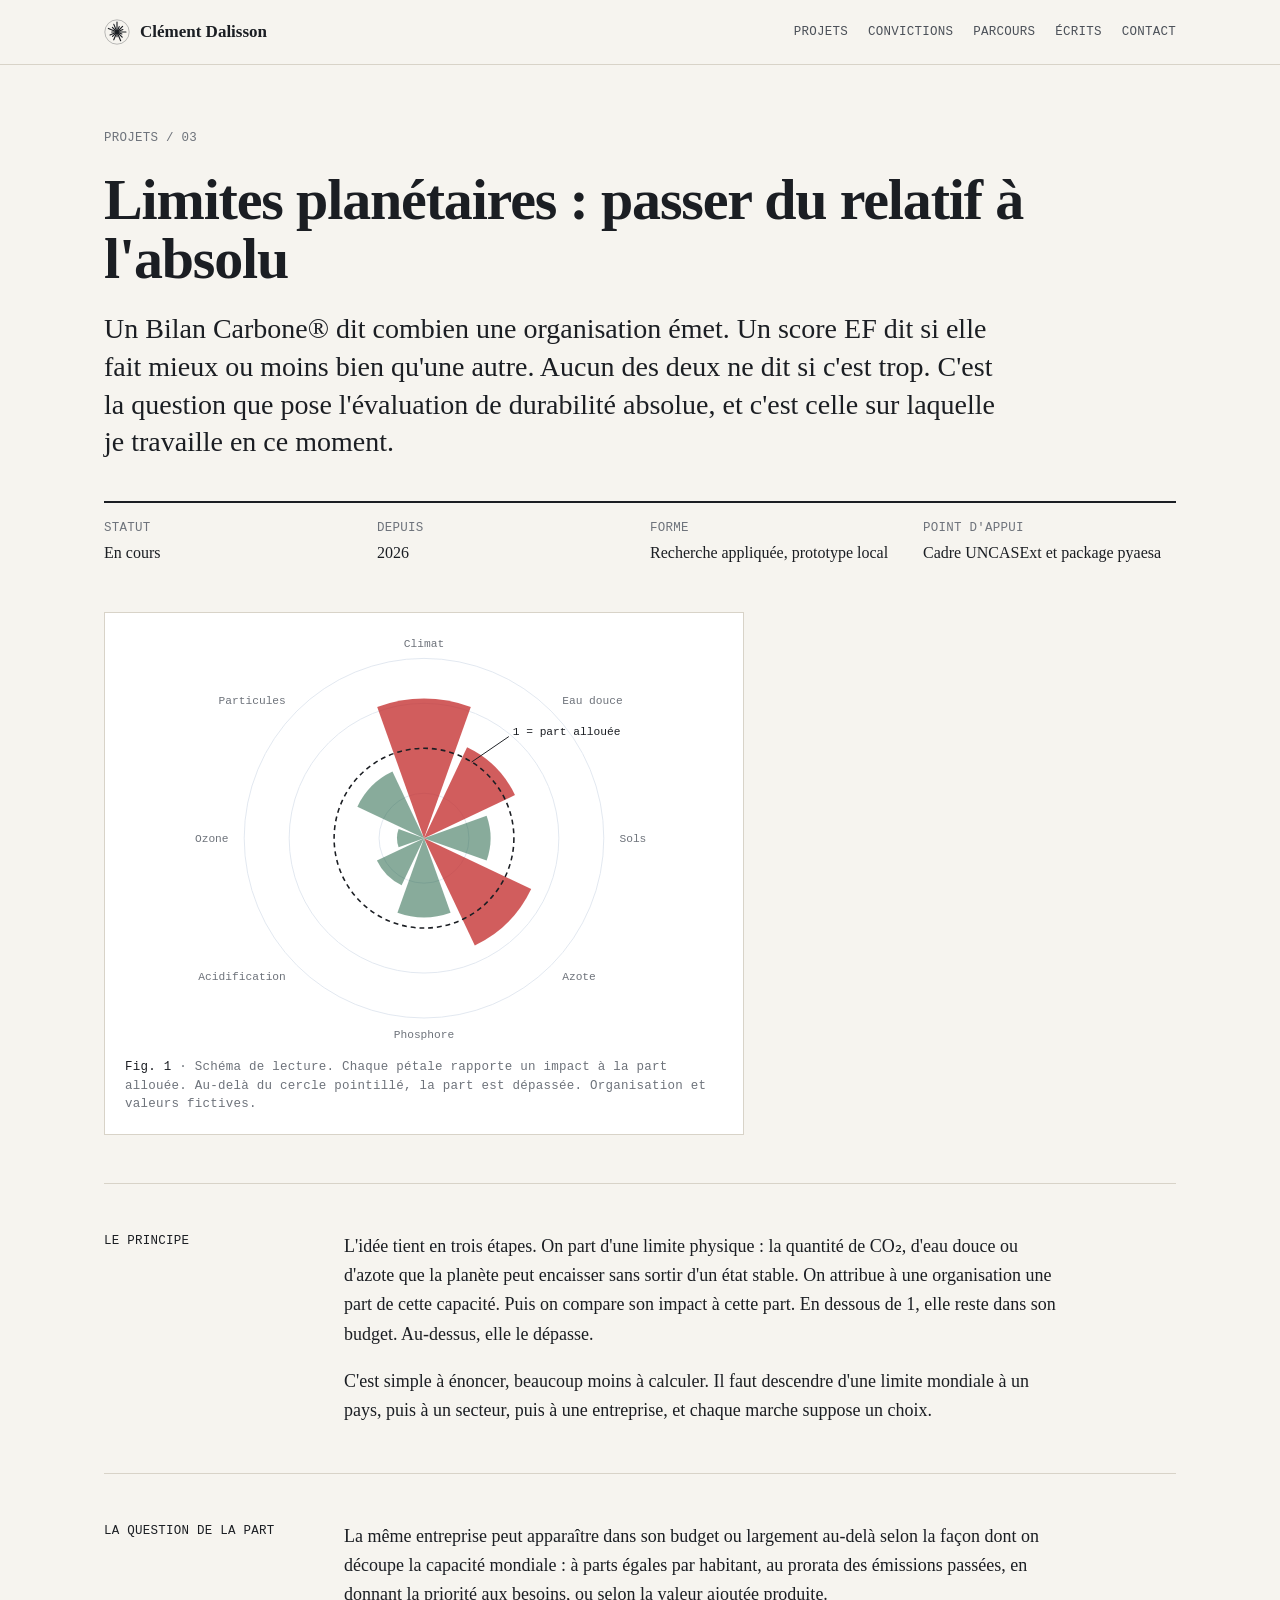
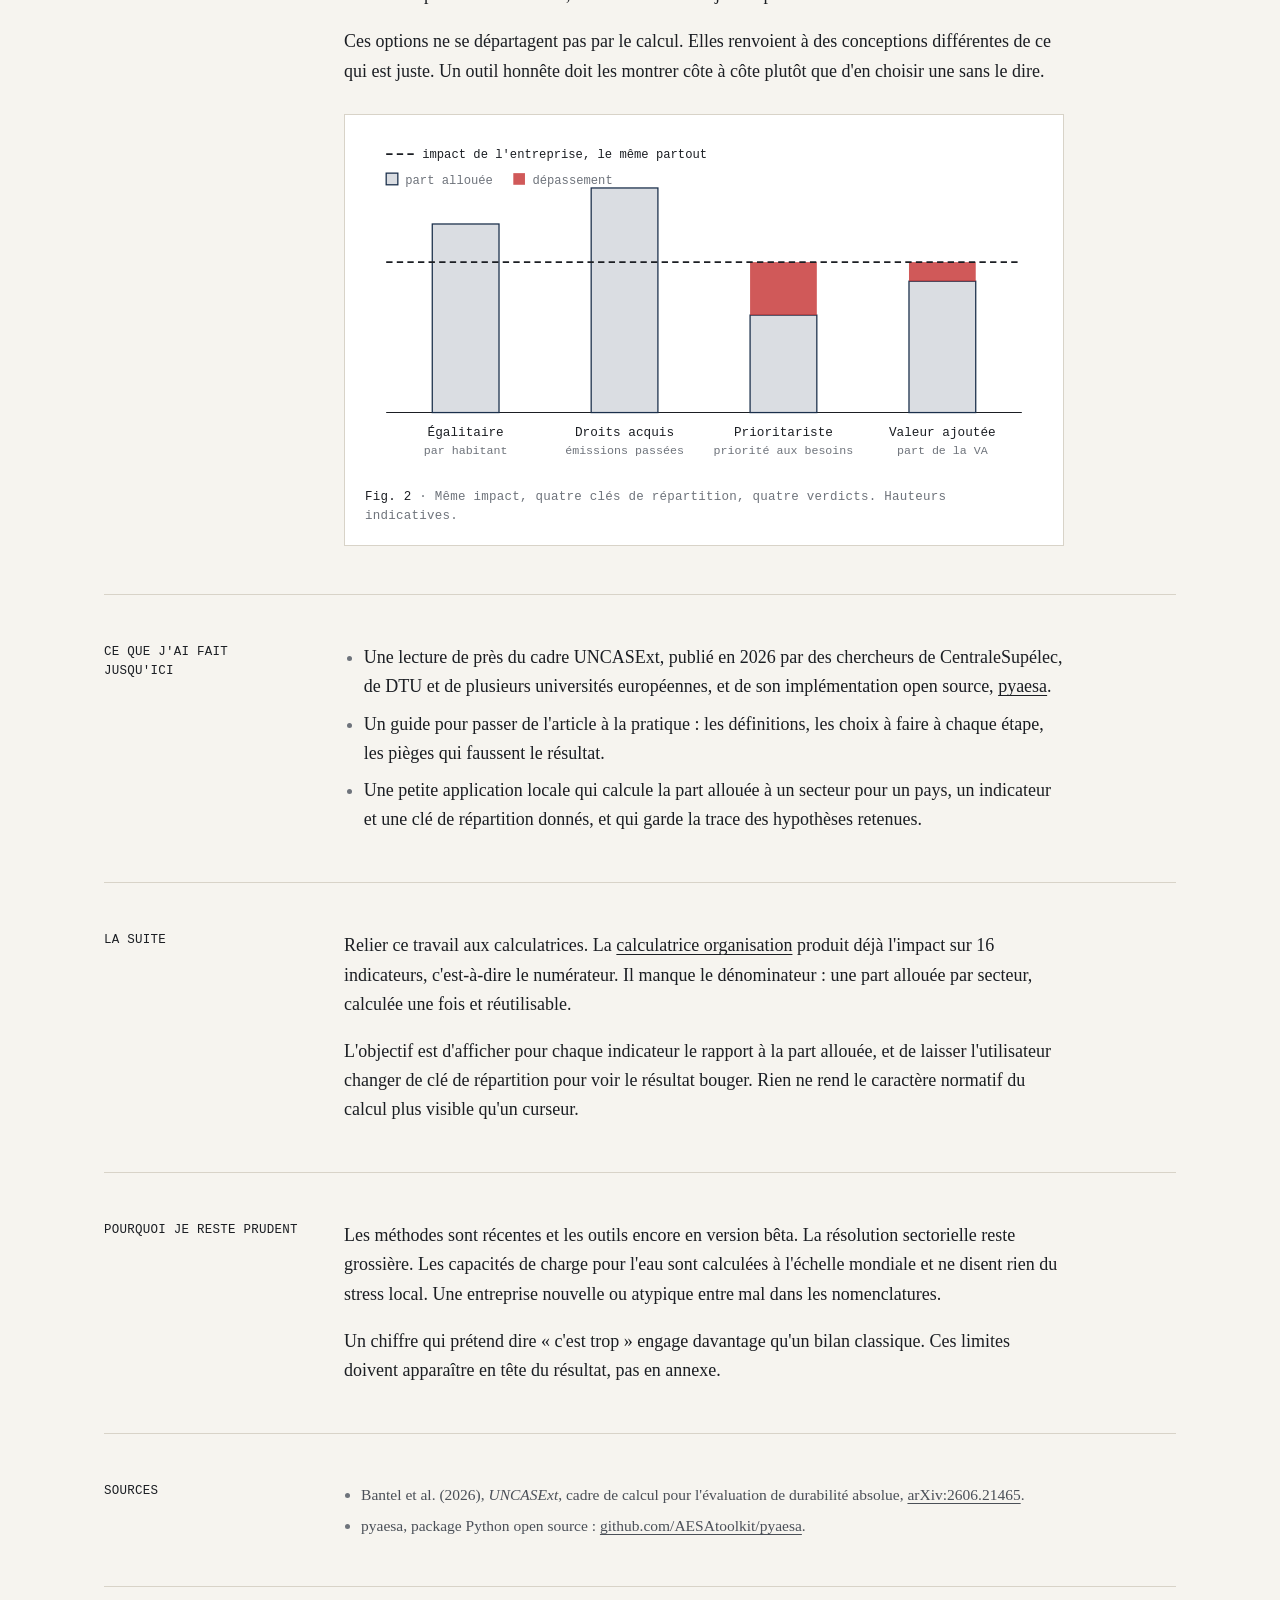
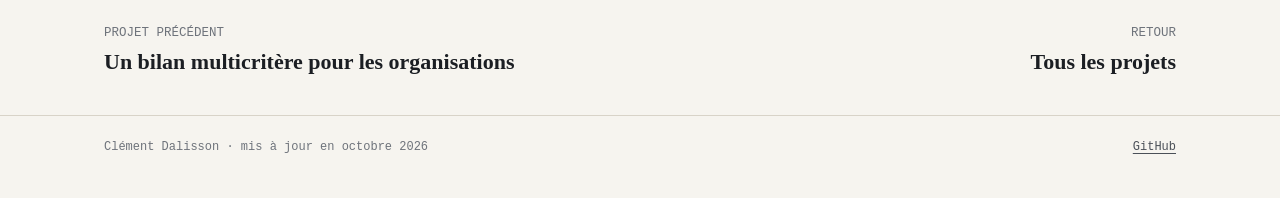
<file: projets/limites-planetaires.html>
<!doctype html>
<html lang="fr">
<head>
<meta charset="utf-8">
<meta http-equiv="Content-Security-Policy" content="default-src 'none'; script-src 'none'; img-src 'self' data:; style-src 'self' 'unsafe-inline' https://fonts.googleapis.com; font-src https://fonts.gstatic.com; base-uri 'none'; form-action 'none'">
<meta name="referrer" content="strict-origin-when-cross-origin">
<meta name="viewport" content="width=device-width, initial-scale=1">
<title>Limites planétaires, du relatif à l'absolu · Clément Dalisson</title>
<meta name="description" content="Travail en cours sur l'évaluation de durabilité absolue (AESA) : comparer l'impact d'une organisation à la part des limites planétaires qui lui revient.">
<meta name="author" content="Clément Dalisson">
<link rel="canonical" href="https://clementdalisson.github.io/projets/limites-planetaires.html">
<meta property="og:type" content="website">
<meta property="og:title" content="Limites planétaires, du relatif à l'absolu · Clément Dalisson">
<meta property="og:description" content="Travail en cours sur l'évaluation de durabilité absolue (AESA) : comparer l'impact d'une organisation à la part des limites planétaires qui lui revient.">
<meta property="og:url" content="https://clementdalisson.github.io/projets/limites-planetaires.html">
<meta property="og:locale" content="fr_FR">
<link rel="icon" href="../assets/favicon.svg" type="image/svg+xml">
<link rel="preconnect" href="https://fonts.googleapis.com">
<link rel="preconnect" href="https://fonts.gstatic.com" crossorigin>
<link rel="stylesheet" href="https://fonts.googleapis.com/css2?family=IBM+Plex+Mono:wght@400;500&family=Source+Serif+4:ital,opsz,wght@0,8..60,400;0,8..60,600;1,8..60,400&display=swap">
<link rel="stylesheet" href="../assets/style.css">
</head>
<body>
<header class="top">
  <div class="wrap">
    <a class="brand" href="../index.html"><svg viewBox="0 0 32 32" xmlns="http://www.w3.org/2000/svg" aria-hidden="true"><circle cx="16.0" cy="16.0" r="15.0" fill="none" stroke="#1B1E23" stroke-width="1" opacity="0.35"/><line x1="16.0" y1="16.0" x2="16.0" y2="3.7" stroke="#1B1E23" stroke-width="1.4" stroke-linecap="round"/><line x1="16.0" y1="16.0" x2="18.7" y2="9.4" stroke="#1B1E23" stroke-width="1.4" stroke-linecap="round"/><line x1="16.0" y1="16.0" x2="22.9" y2="9.1" stroke="#1B1E23" stroke-width="1.4" stroke-linecap="round"/><line x1="16.0" y1="16.0" x2="23.2" y2="13.0" stroke="#1B1E23" stroke-width="1.4" stroke-linecap="round"/><line x1="16.0" y1="16.0" x2="27.0" y2="16.0" stroke="#1B1E23" stroke-width="1.4" stroke-linecap="round"/><line x1="16.0" y1="16.0" x2="22.0" y2="18.5" stroke="#1B1E23" stroke-width="1.4" stroke-linecap="round"/><line x1="16.0" y1="16.0" x2="22.4" y2="22.4" stroke="#1B1E23" stroke-width="1.4" stroke-linecap="round"/><line x1="16.0" y1="16.0" x2="20.5" y2="26.8" stroke="#1B1E23" stroke-width="1.4" stroke-linecap="round"/><line x1="16.0" y1="16.0" x2="16.0" y2="21.9" stroke="#1B1E23" stroke-width="1.4" stroke-linecap="round"/><line x1="16.0" y1="16.0" x2="12.0" y2="25.6" stroke="#1B1E23" stroke-width="1.4" stroke-linecap="round"/><line x1="16.0" y1="16.0" x2="10.5" y2="21.5" stroke="#1B1E23" stroke-width="1.4" stroke-linecap="round"/><line x1="16.0" y1="16.0" x2="7.4" y2="19.6" stroke="#1B1E23" stroke-width="1.4" stroke-linecap="round"/><line x1="16.0" y1="16.0" x2="9.5" y2="16.0" stroke="#1B1E23" stroke-width="1.4" stroke-linecap="round"/><line x1="16.0" y1="16.0" x2="5.4" y2="11.6" stroke="#1B1E23" stroke-width="1.4" stroke-linecap="round"/><line x1="16.0" y1="16.0" x2="10.3" y2="10.3" stroke="#1B1E23" stroke-width="1.4" stroke-linecap="round"/><line x1="16.0" y1="16.0" x2="12.1" y2="6.6" stroke="#1B1E23" stroke-width="1.4" stroke-linecap="round"/></svg><span>Clément Dalisson</span></a>
    <nav class="nav" aria-label="Navigation principale">
      <a href="../index.html#projets">Projets</a>
      <a href="../index.html#convictions">Convictions</a>
      <a href="../index.html#parcours">Parcours</a>
      <a href="../index.html#ecrits">Écrits</a>
      <a href="../index.html#contact">Contact</a>
    </nav>
  </div>
</header>

<main>
  <header class="p-head">
    <div class="wrap">
      <p class="crumbs mono"><a href="../index.html#projets">Projets</a> / 03</p>
      <h1>Limites planétaires&nbsp;: passer du relatif à l'absolu</h1>
      <p class="lede">Un Bilan Carbone® dit combien une organisation émet. Un score EF dit si elle fait mieux ou moins bien qu'une autre. Aucun des deux ne dit si c'est trop. C'est la question que pose l'évaluation de durabilité absolue, et c'est celle sur laquelle je travaille en ce moment.</p>
      <dl class="meta">
        <div><dt>Statut</dt><dd>En cours</dd></div>
        <div><dt>Depuis</dt><dd>2026</dd></div>
        <div><dt>Forme</dt><dd>Recherche appliquée, prototype local</dd></div>
        <div><dt>Point d'appui</dt><dd>Cadre UNCASExt et package pyaesa</dd></div>
      </dl>
    </div>
  </header>

  <div class="wrap">
    <div class="figure-wide">
      <figure class="fig" style="max-width:640px">
        <svg viewBox="-96 0 612 420" xmlns="http://www.w3.org/2000/svg" role="img" aria-label="Diagramme polaire : rapport entre impact et part allouée, valeurs retirées">
<circle cx="210.0" cy="210.0" r="46.0" fill="none" stroke="#E2E8F0" stroke-width="1"/>
<circle cx="210.0" cy="210.0" r="138.0" fill="none" stroke="#E2E8F0" stroke-width="1"/>
<circle cx="210.0" cy="210.0" r="184.0" fill="none" stroke="#E2E8F0" stroke-width="1"/>
<path d="M210.0,210.0 L162.1,75.7 A142.6,142.6 0 0 1 257.9,75.7 Z" fill="#C53030" fill-opacity="0.78"/>
<text x="210.0" y="14.0" text-anchor="middle" font-family="IBM Plex Mono, monospace" font-size="11.5" fill="#6E737B">Climat</text>
<path d="M210.0,210.0 L254.1,116.9 A103.0,103.0 0 0 1 303.1,165.9 Z" fill="#C53030" fill-opacity="0.78"/>
<text x="351.4" y="72.6" text-anchor="start" font-family="IBM Plex Mono, monospace" font-size="11.5" fill="#6E737B">Eau douce</text>
<path d="M210.0,210.0 L274.1,187.1 A68.1,68.1 0 0 1 274.1,232.9 Z" fill="#276749" fill-opacity="0.55"/>
<text x="410.0" y="214.0" text-anchor="start" font-family="IBM Plex Mono, monospace" font-size="11.5" fill="#6E737B">Sols</text>
<path d="M210.0,210.0 L319.7,262.0 A121.4,121.4 0 0 1 262.0,319.7 Z" fill="#C53030" fill-opacity="0.78"/>
<text x="351.4" y="355.4" text-anchor="start" font-family="IBM Plex Mono, monospace" font-size="11.5" fill="#6E737B">Azote</text>
<path d="M210.0,210.0 L237.2,286.3 A81.0,81.0 0 0 1 182.8,286.3 Z" fill="#276749" fill-opacity="0.55"/>
<text x="210.0" y="414.0" text-anchor="middle" font-family="IBM Plex Mono, monospace" font-size="11.5" fill="#6E737B">Phosphore</text>
<path d="M210.0,210.0 L187.1,258.2 A53.4,53.4 0 0 1 161.8,232.9 Z" fill="#276749" fill-opacity="0.55"/>
<text x="68.6" y="355.4" text-anchor="end" font-family="IBM Plex Mono, monospace" font-size="11.5" fill="#6E737B">Acidification</text>
<path d="M210.0,210.0 L184.0,219.3 A27.6,27.6 0 0 1 184.0,200.7 Z" fill="#276749" fill-opacity="0.55"/>
<text x="10.0" y="214.0" text-anchor="end" font-family="IBM Plex Mono, monospace" font-size="11.5" fill="#6E737B">Ozone</text>
<path d="M210.0,210.0 L141.8,177.7 A75.4,75.4 0 0 1 177.7,141.8 Z" fill="#276749" fill-opacity="0.55"/>
<text x="68.6" y="72.6" text-anchor="end" font-family="IBM Plex Mono, monospace" font-size="11.5" fill="#6E737B">Particules</text>
<circle cx="210.0" cy="210.0" r="92" fill="none" stroke="#1B1E23" stroke-width="1.6" stroke-dasharray="5 4"/>
<line x1="258.8" y1="132.0" x2="296.8" y2="106.0" stroke="#1B1E23" stroke-width="1"/>
<text x="300.8" y="104.0" font-family="IBM Plex Mono, monospace" font-size="11.5" fill="#1B1E23">1 = part allouée</text>
</svg>
        <figcaption><b>Fig. 1</b> · Schéma de lecture. Chaque pétale rapporte un impact à la part allouée. Au-delà du cercle pointillé, la part est dépassée. Organisation et valeurs fictives.</figcaption>
      </figure>
    </div>

    <section class="row">
      <div class="label"><b>Le principe</b></div>
      <div class="prose">
        <p>L'idée tient en trois étapes. On part d'une limite physique&nbsp;: la quantité de CO₂, d'eau douce ou d'azote que la planète peut encaisser sans sortir d'un état stable. On attribue à une organisation une part de cette capacité. Puis on compare son impact à cette part. En dessous de 1, elle reste dans son budget. Au-dessus, elle le dépasse.</p>
        <p>C'est simple à énoncer, beaucoup moins à calculer. Il faut descendre d'une limite mondiale à un pays, puis à un secteur, puis à une entreprise, et chaque marche suppose un choix.</p>
      </div>
    </section>

    <section class="row">
      <div class="label"><b>La question de la part</b></div>
      <div class="prose">
        <p>La même entreprise peut apparaître dans son budget ou largement au-delà selon la façon dont on découpe la capacité mondiale&nbsp;: à parts égales par habitant, au prorata des émissions passées, en donnant la priorité aux besoins, ou selon la valeur ajoutée produite.</p>
        <p>Ces options ne se départagent pas par le calcul. Elles renvoient à des conceptions différentes de ce qui est juste. Un outil honnête doit les montrer côte à côte plutôt que d'en choisir une sans le dire.</p>
        <figure class="fig" style="margin-top:28px">
          <svg viewBox="0 0 640 320" xmlns="http://www.w3.org/2000/svg" role="img" aria-label="Même impact, quatre clés de répartition, quatre verdicts">
<line x1="20" y1="18" x2="46" y2="18" stroke="#1B1E23" stroke-width="1.6" stroke-dasharray="6 4"/>
<text x="54" y="22" font-family="IBM Plex Mono, monospace" font-size="11.5" fill="#1B1E23">impact de l'entreprise, le même partout</text>
<rect x="20" y="36" width="11" height="11" fill="#1A2F4B" fill-opacity="0.16" stroke="#1A2F4B" stroke-width="1.2"/>
<text x="38" y="46" font-family="IBM Plex Mono, monospace" font-size="11.5" fill="#6E737B">part allouée</text>
<rect x="140" y="36" width="11" height="11" fill="#C53030" fill-opacity="0.8"/>
<text x="158" y="46" font-family="IBM Plex Mono, monospace" font-size="11.5" fill="#6E737B">dépassement</text>
<line x1="20" y1="262" x2="620" y2="262" stroke="#1B1E23" stroke-width="1"/>
<rect x="63.5" y="84.0" width="63.0" height="178" fill="#1A2F4B" fill-opacity="0.16" stroke="#1A2F4B" stroke-width="1.2"/>
<text x="95.0" y="284" text-anchor="middle" font-family="IBM Plex Mono, monospace" font-size="12" fill="#1B1E23">Égalitaire</text>
<text x="95.0" y="301" text-anchor="middle" font-family="IBM Plex Mono, monospace" font-size="11" fill="#6E737B">par habitant</text>
<rect x="213.5" y="50.0" width="63.0" height="212" fill="#1A2F4B" fill-opacity="0.16" stroke="#1A2F4B" stroke-width="1.2"/>
<text x="245.0" y="284" text-anchor="middle" font-family="IBM Plex Mono, monospace" font-size="12" fill="#1B1E23">Droits acquis</text>
<text x="245.0" y="301" text-anchor="middle" font-family="IBM Plex Mono, monospace" font-size="11" fill="#6E737B">émissions passées</text>
<rect x="363.5" y="170.0" width="63.0" height="92" fill="#1A2F4B" fill-opacity="0.16" stroke="#1A2F4B" stroke-width="1.2"/>
<rect x="363.5" y="120.0" width="63.0" height="50.0" fill="#C53030" fill-opacity="0.8"/>
<text x="395.0" y="284" text-anchor="middle" font-family="IBM Plex Mono, monospace" font-size="12" fill="#1B1E23">Prioritariste</text>
<text x="395.0" y="301" text-anchor="middle" font-family="IBM Plex Mono, monospace" font-size="11" fill="#6E737B">priorité aux besoins</text>
<rect x="513.5" y="138.0" width="63.0" height="124" fill="#1A2F4B" fill-opacity="0.16" stroke="#1A2F4B" stroke-width="1.2"/>
<rect x="513.5" y="120.0" width="63.0" height="18.0" fill="#C53030" fill-opacity="0.8"/>
<text x="545.0" y="284" text-anchor="middle" font-family="IBM Plex Mono, monospace" font-size="12" fill="#1B1E23">Valeur ajoutée</text>
<text x="545.0" y="301" text-anchor="middle" font-family="IBM Plex Mono, monospace" font-size="11" fill="#6E737B">part de la VA</text>
<line x1="20" y1="120" x2="620" y2="120" stroke="#1B1E23" stroke-width="1.6" stroke-dasharray="6 4"/>
</svg>
          <figcaption><b>Fig. 2</b> · Même impact, quatre clés de répartition, quatre verdicts. Hauteurs indicatives.</figcaption>
        </figure>
      </div>
    </section>

    <section class="row">
      <div class="label"><b>Ce que j'ai fait jusqu'ici</b></div>
      <div class="prose">
        <ul>
          <li>Une lecture de près du cadre UNCASExt, publié en 2026 par des chercheurs de CentraleSupélec, de DTU et de plusieurs universités européennes, et de son implémentation open source, <a href="https://github.com/AESAtoolkit/pyaesa">pyaesa</a>.</li>
          <li>Un guide pour passer de l'article à la pratique&nbsp;: les définitions, les choix à faire à chaque étape, les pièges qui faussent le résultat.</li>
          <li>Une petite application locale qui calcule la part allouée à un secteur pour un pays, un indicateur et une clé de répartition donnés, et qui garde la trace des hypothèses retenues.</li>
        </ul>
      </div>
    </section>

    <section class="row">
      <div class="label"><b>La suite</b></div>
      <div class="prose">
        <p>Relier ce travail aux calculatrices. La <a href="calculatrice-organisation.html">calculatrice organisation</a> produit déjà l'impact sur 16 indicateurs, c'est-à-dire le numérateur. Il manque le dénominateur&nbsp;: une part allouée par secteur, calculée une fois et réutilisable.</p>
        <p>L'objectif est d'afficher pour chaque indicateur le rapport à la part allouée, et de laisser l'utilisateur changer de clé de répartition pour voir le résultat bouger. Rien ne rend le caractère normatif du calcul plus visible qu'un curseur.</p>
      </div>
    </section>

    <section class="row">
      <div class="label"><b>Pourquoi je reste prudent</b></div>
      <div class="prose">
        <p>Les méthodes sont récentes et les outils encore en version bêta. La résolution sectorielle reste grossière. Les capacités de charge pour l'eau sont calculées à l'échelle mondiale et ne disent rien du stress local. Une entreprise nouvelle ou atypique entre mal dans les nomenclatures.</p>
        <p>Un chiffre qui prétend dire «&nbsp;c'est trop&nbsp;» engage davantage qu'un bilan classique. Ces limites doivent apparaître en tête du résultat, pas en annexe.</p>
      </div>
    </section>

    <section class="row">
      <div class="label"><b>Sources</b></div>
      <div class="prose">
        <ul class="sources">
          <li>Bantel et al. (2026), <em>UNCASExt</em>, cadre de calcul pour l'évaluation de durabilité absolue, <a href="https://arxiv.org/abs/2606.21465">arXiv:2606.21465</a>.</li>
          <li>pyaesa, package Python open source&nbsp;: <a href="https://github.com/AESAtoolkit/pyaesa">github.com/AESAtoolkit/pyaesa</a>.</li>
        </ul>
      </div>
    </section>

    <nav class="next" aria-label="Projets">
      <a href="calculatrice-organisation.html"><span>Projet précédent</span><strong>Un bilan multicritère pour les organisations</strong></a>
      <a href="../index.html#projets" style="text-align:right"><span>Retour</span><strong>Tous les projets</strong></a>
    </nav>
  </div>
</main>

<footer class="foot">
  <div class="wrap">
    <span>Clément Dalisson · mis à jour en octobre 2026</span>
    <span><a href="https://github.com/ClementDalisson">GitHub</a></span>
  </div>
</footer>
</body>
</html>
</file>
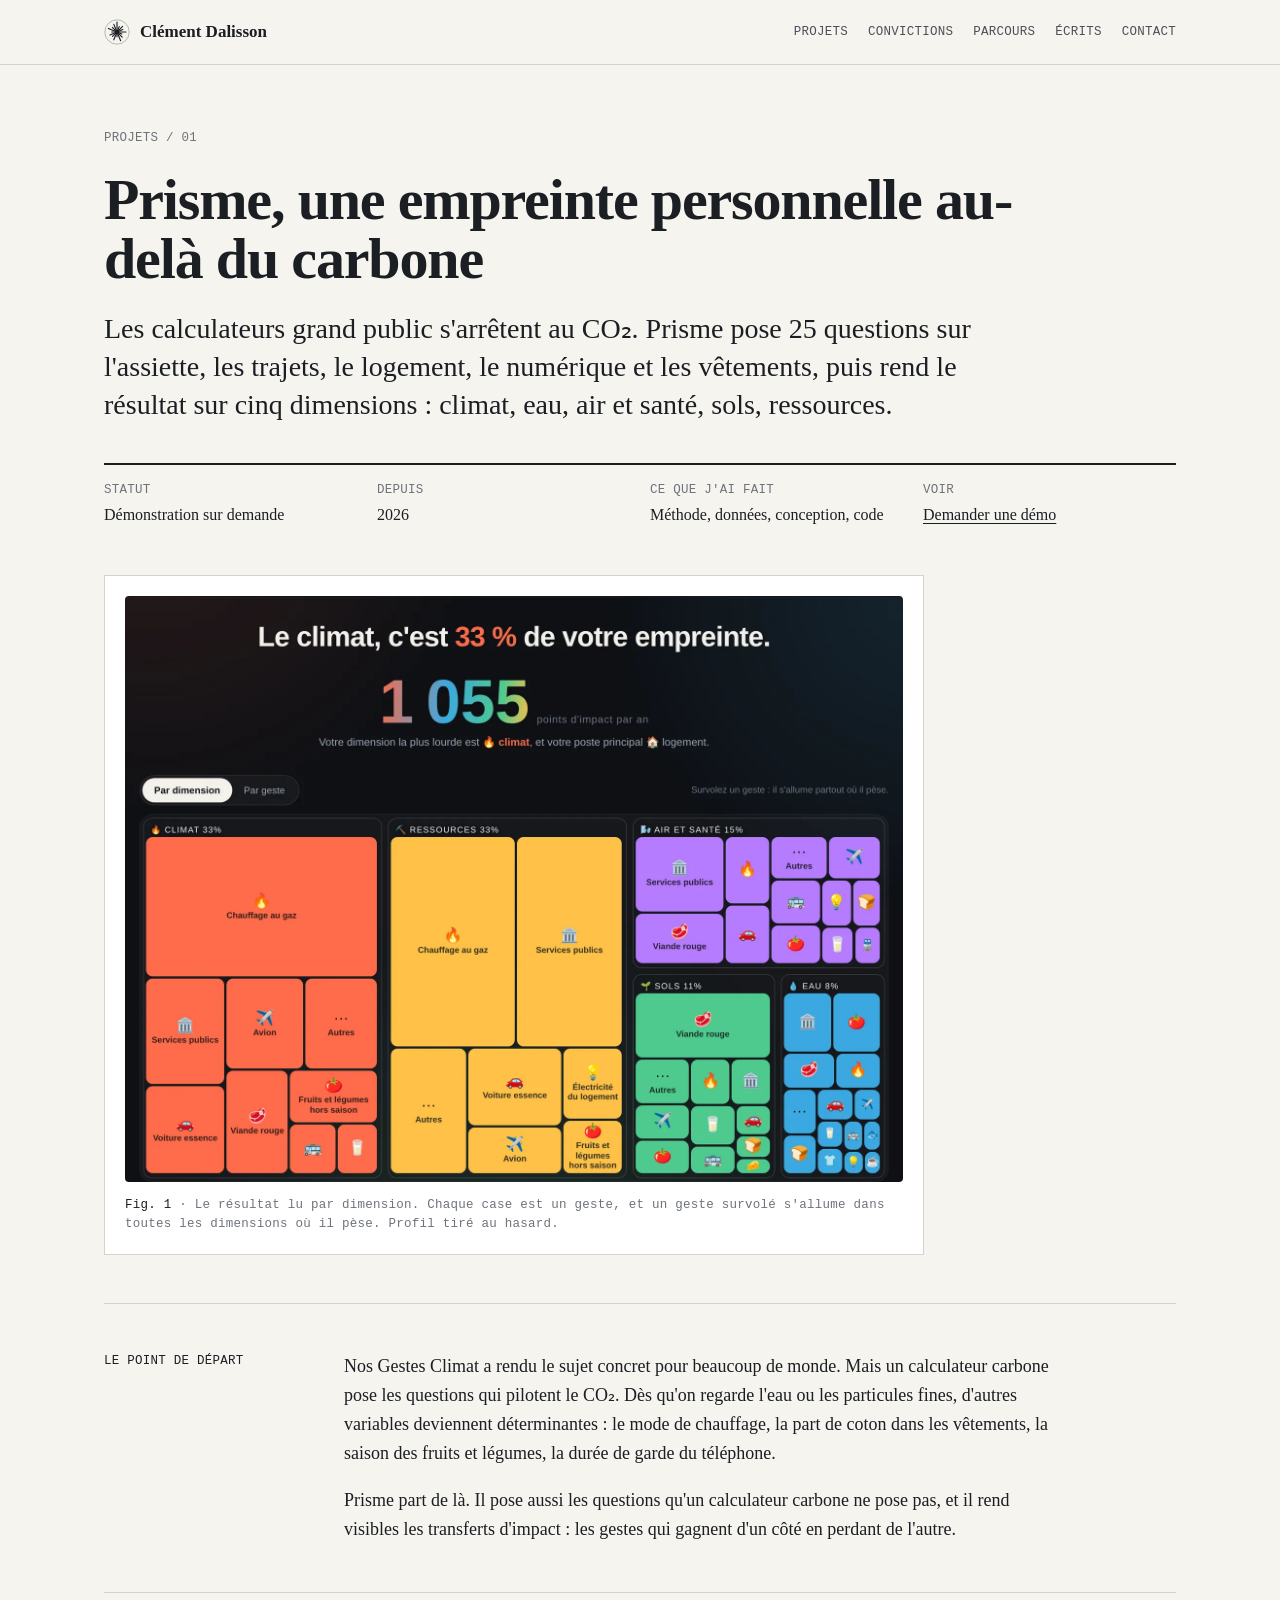
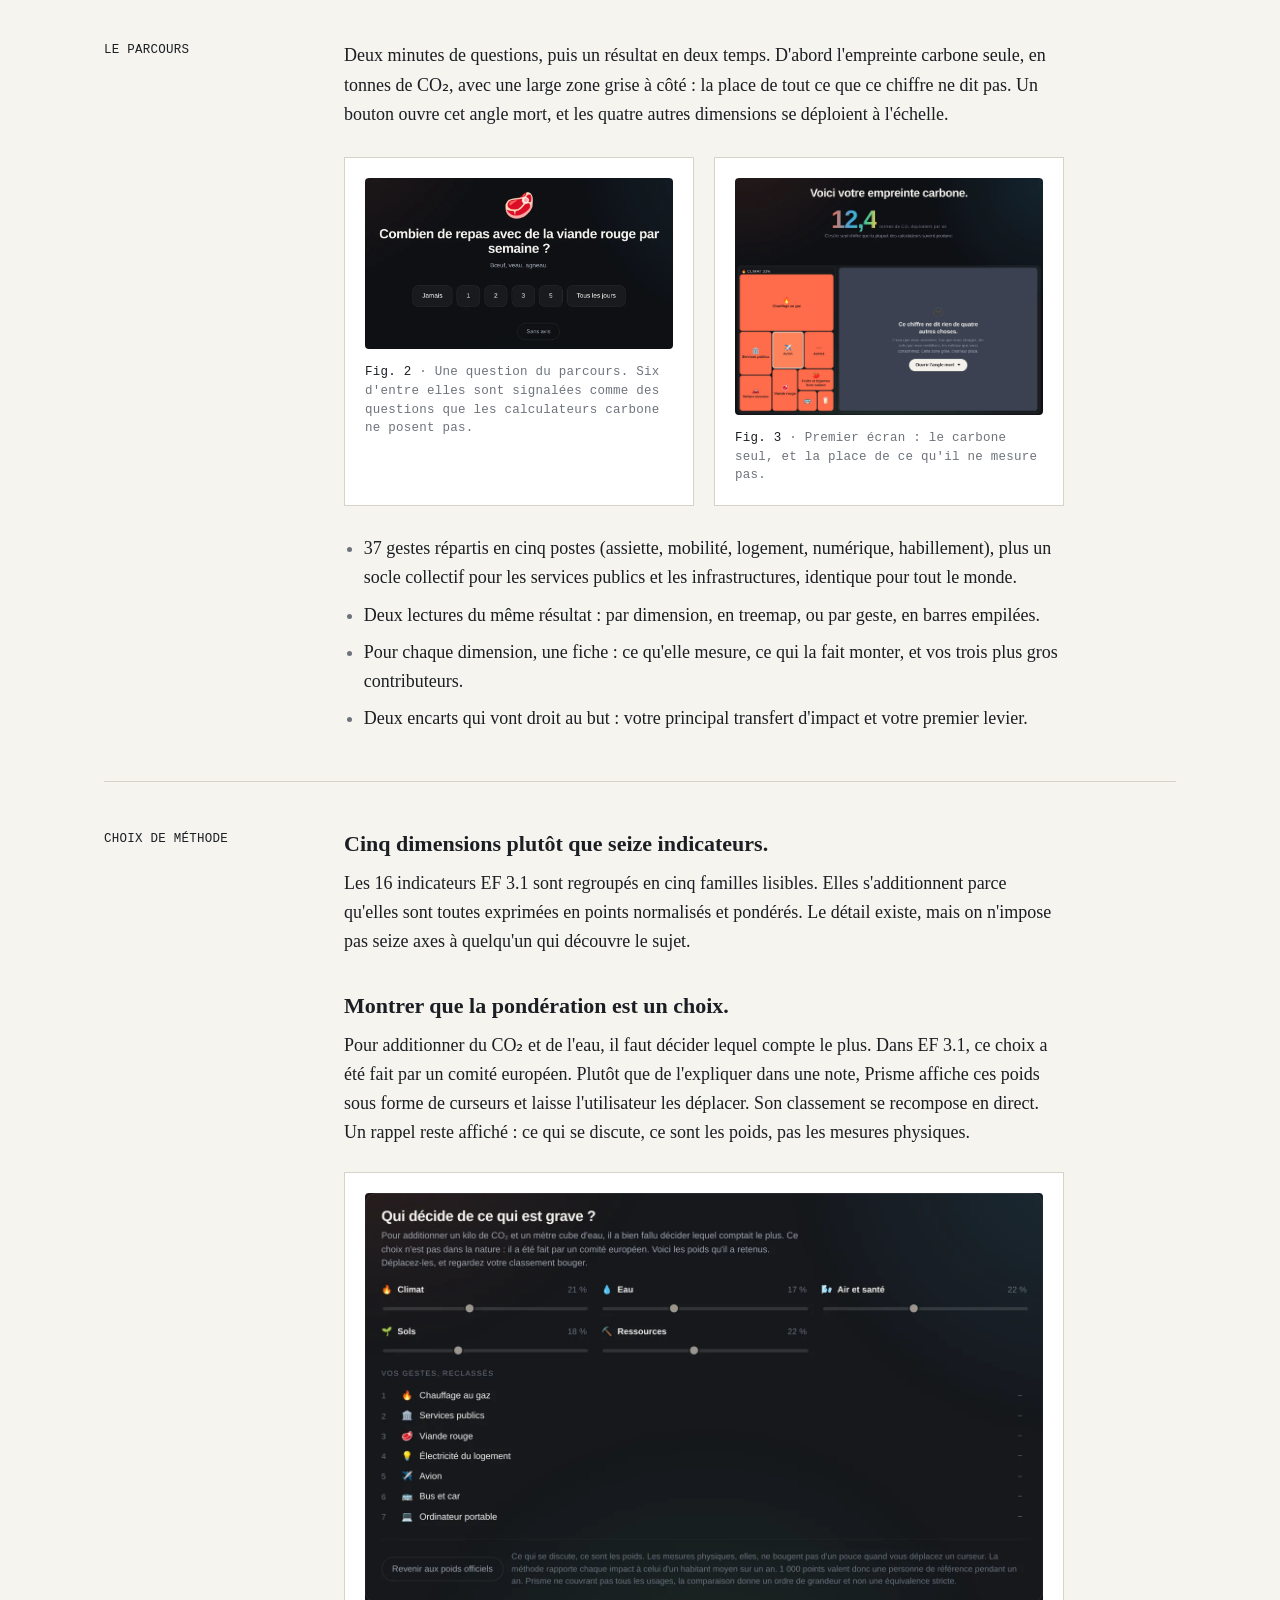
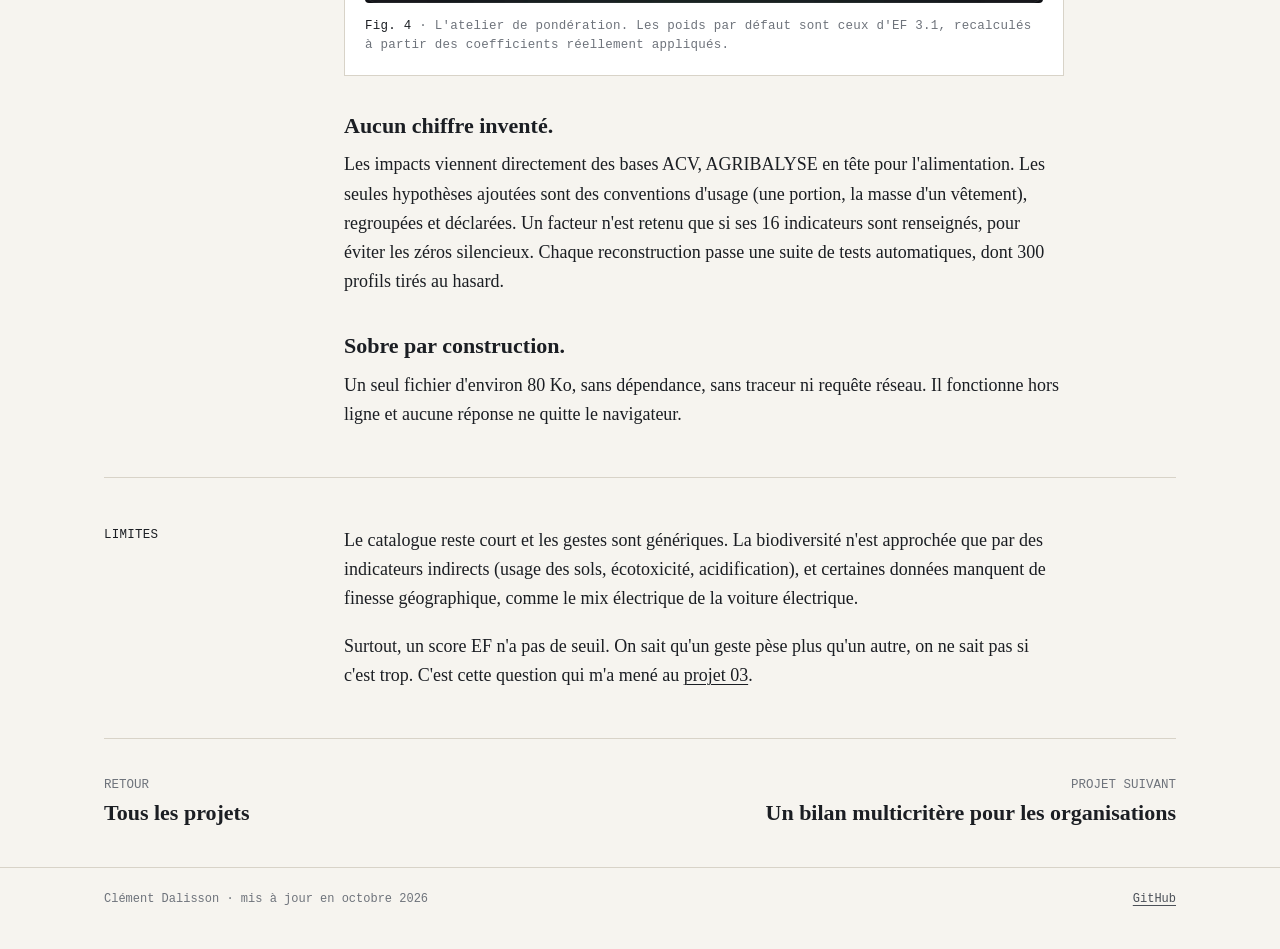
<file: projets/prisme.html>
<!doctype html>
<html lang="fr">
<head>
<meta charset="utf-8">
<meta http-equiv="Content-Security-Policy" content="default-src 'none'; script-src 'none'; img-src 'self' data:; style-src 'self' 'unsafe-inline' https://fonts.googleapis.com; font-src https://fonts.gstatic.com; base-uri 'none'; form-action 'none'">
<meta name="referrer" content="strict-origin-when-cross-origin">
<meta name="viewport" content="width=device-width, initial-scale=1">
<title>Prisme, une empreinte personnelle au-delà du carbone · Clément Dalisson</title>
<meta name="description" content="Prisme, un calculateur d'empreinte personnelle qui lit les gestes du quotidien sur cinq dimensions issues de la méthode EF 3.1 : climat, eau, air et santé, sols, ressources.">
<meta name="author" content="Clément Dalisson">
<link rel="canonical" href="https://clementdalisson.github.io/projets/prisme.html">
<meta property="og:type" content="website">
<meta property="og:title" content="Prisme, une empreinte personnelle au-delà du carbone · Clément Dalisson">
<meta property="og:description" content="Prisme, un calculateur d'empreinte personnelle qui lit les gestes du quotidien sur cinq dimensions issues de la méthode EF 3.1 : climat, eau, air et santé, sols, ressources.">
<meta property="og:url" content="https://clementdalisson.github.io/projets/prisme.html">
<meta property="og:locale" content="fr_FR">
<link rel="icon" href="../assets/favicon.svg" type="image/svg+xml">
<link rel="preconnect" href="https://fonts.googleapis.com">
<link rel="preconnect" href="https://fonts.gstatic.com" crossorigin>
<link rel="stylesheet" href="https://fonts.googleapis.com/css2?family=IBM+Plex+Mono:wght@400;500&family=Source+Serif+4:ital,opsz,wght@0,8..60,400;0,8..60,600;1,8..60,400&display=swap">
<link rel="stylesheet" href="../assets/style.css">
</head>
<body>
<header class="top">
  <div class="wrap">
    <a class="brand" href="../index.html"><svg viewBox="0 0 32 32" xmlns="http://www.w3.org/2000/svg" aria-hidden="true"><circle cx="16.0" cy="16.0" r="15.0" fill="none" stroke="#1B1E23" stroke-width="1" opacity="0.35"/><line x1="16.0" y1="16.0" x2="16.0" y2="3.7" stroke="#1B1E23" stroke-width="1.4" stroke-linecap="round"/><line x1="16.0" y1="16.0" x2="18.7" y2="9.4" stroke="#1B1E23" stroke-width="1.4" stroke-linecap="round"/><line x1="16.0" y1="16.0" x2="22.9" y2="9.1" stroke="#1B1E23" stroke-width="1.4" stroke-linecap="round"/><line x1="16.0" y1="16.0" x2="23.2" y2="13.0" stroke="#1B1E23" stroke-width="1.4" stroke-linecap="round"/><line x1="16.0" y1="16.0" x2="27.0" y2="16.0" stroke="#1B1E23" stroke-width="1.4" stroke-linecap="round"/><line x1="16.0" y1="16.0" x2="22.0" y2="18.5" stroke="#1B1E23" stroke-width="1.4" stroke-linecap="round"/><line x1="16.0" y1="16.0" x2="22.4" y2="22.4" stroke="#1B1E23" stroke-width="1.4" stroke-linecap="round"/><line x1="16.0" y1="16.0" x2="20.5" y2="26.8" stroke="#1B1E23" stroke-width="1.4" stroke-linecap="round"/><line x1="16.0" y1="16.0" x2="16.0" y2="21.9" stroke="#1B1E23" stroke-width="1.4" stroke-linecap="round"/><line x1="16.0" y1="16.0" x2="12.0" y2="25.6" stroke="#1B1E23" stroke-width="1.4" stroke-linecap="round"/><line x1="16.0" y1="16.0" x2="10.5" y2="21.5" stroke="#1B1E23" stroke-width="1.4" stroke-linecap="round"/><line x1="16.0" y1="16.0" x2="7.4" y2="19.6" stroke="#1B1E23" stroke-width="1.4" stroke-linecap="round"/><line x1="16.0" y1="16.0" x2="9.5" y2="16.0" stroke="#1B1E23" stroke-width="1.4" stroke-linecap="round"/><line x1="16.0" y1="16.0" x2="5.4" y2="11.6" stroke="#1B1E23" stroke-width="1.4" stroke-linecap="round"/><line x1="16.0" y1="16.0" x2="10.3" y2="10.3" stroke="#1B1E23" stroke-width="1.4" stroke-linecap="round"/><line x1="16.0" y1="16.0" x2="12.1" y2="6.6" stroke="#1B1E23" stroke-width="1.4" stroke-linecap="round"/></svg><span>Clément Dalisson</span></a>
    <nav class="nav" aria-label="Navigation principale">
      <a href="../index.html#projets">Projets</a>
      <a href="../index.html#convictions">Convictions</a>
      <a href="../index.html#parcours">Parcours</a>
      <a href="../index.html#ecrits">Écrits</a>
      <a href="../index.html#contact">Contact</a>
    </nav>
  </div>
</header>

<main>
  <header class="p-head">
    <div class="wrap">
      <p class="crumbs mono"><a href="../index.html#projets">Projets</a> / 01</p>
      <h1>Prisme, une empreinte personnelle au-delà du carbone</h1>
      <p class="lede">Les calculateurs grand public s'arrêtent au CO₂. Prisme pose 25 questions sur l'assiette, les trajets, le logement, le numérique et les vêtements, puis rend le résultat sur cinq dimensions&nbsp;: climat, eau, air et santé, sols, ressources.</p>
      <dl class="meta">
        <div><dt>Statut</dt><dd>Démonstration sur demande</dd></div>
        <div><dt>Depuis</dt><dd>2026</dd></div>
        <div><dt>Ce que j'ai fait</dt><dd>Méthode, données, conception, code</dd></div>
        <div><dt>Voir</dt><dd><a href="mailto:clement.dalisson@gmail.com?subject=D%C3%A9monstration%20de%20Prisme">Demander une démo</a></dd></div>
      </dl>
    </div>
  </header>

  <div class="wrap">
    <div class="figure-wide">
      <figure class="fig">
        <img class="shot" src="../assets/img/prisme-dimensions.webp" width="1600" height="1206" alt="Résultat de Prisme lu par dimension : un treemap où chaque dimension regroupe les gestes qui l'alimentent">
        <figcaption><b>Fig. 1</b> · Le résultat lu par dimension. Chaque case est un geste, et un geste survolé s'allume dans toutes les dimensions où il pèse. Profil tiré au hasard.</figcaption>
      </figure>
    </div>

    <section class="row">
      <div class="label"><b>Le point de départ</b></div>
      <div class="prose">
        <p>Nos Gestes Climat a rendu le sujet concret pour beaucoup de monde. Mais un calculateur carbone pose les questions qui pilotent le CO₂. Dès qu'on regarde l'eau ou les particules fines, d'autres variables deviennent déterminantes&nbsp;: le mode de chauffage, la part de coton dans les vêtements, la saison des fruits et légumes, la durée de garde du téléphone.</p>
        <p>Prisme part de là. Il pose aussi les questions qu'un calculateur carbone ne pose pas, et il rend visibles les transferts d'impact&nbsp;: les gestes qui gagnent d'un côté en perdant de l'autre.</p>
      </div>
    </section>

    <section class="row">
      <div class="label"><b>Le parcours</b></div>
      <div class="prose">
        <p>Deux minutes de questions, puis un résultat en deux temps. D'abord l'empreinte carbone seule, en tonnes de CO₂, avec une large zone grise à côté&nbsp;: la place de tout ce que ce chiffre ne dit pas. Un bouton ouvre cet angle mort, et les quatre autres dimensions se déploient à l'échelle.</p>
        <div class="fig-pair">
          <figure class="fig">
            <img class="shot" src="../assets/img/prisme-question.webp" width="1000" height="556" alt="Une question du parcours : combien de repas avec de la viande rouge par semaine" loading="lazy">
            <figcaption><b>Fig. 2</b> · Une question du parcours. Six d'entre elles sont signalées comme des questions que les calculateurs carbone ne posent pas.</figcaption>
          </figure>
          <figure class="fig">
            <img class="shot" src="../assets/img/prisme-angle-mort.webp" width="1400" height="1077" alt="Premier écran de résultat : l'empreinte carbone seule et une zone grise intitulée angle mort" loading="lazy">
            <figcaption><b>Fig. 3</b> · Premier écran&nbsp;: le carbone seul, et la place de ce qu'il ne mesure pas.</figcaption>
          </figure>
        </div>
        <ul style="margin-top:28px">
          <li>37 gestes répartis en cinq postes (assiette, mobilité, logement, numérique, habillement), plus un socle collectif pour les services publics et les infrastructures, identique pour tout le monde.</li>
          <li>Deux lectures du même résultat&nbsp;: par dimension, en treemap, ou par geste, en barres empilées.</li>
          <li>Pour chaque dimension, une fiche&nbsp;: ce qu'elle mesure, ce qui la fait monter, et vos trois plus gros contributeurs.</li>
          <li>Deux encarts qui vont droit au but&nbsp;: votre principal transfert d'impact et votre premier levier.</li>
        </ul>
      </div>
    </section>

    <section class="row">
      <div class="label"><b>Choix de méthode</b></div>
      <div class="prose">
        <h3>Cinq dimensions plutôt que seize indicateurs.</h3>
        <p>Les 16 indicateurs EF 3.1 sont regroupés en cinq familles lisibles. Elles s'additionnent parce qu'elles sont toutes exprimées en points normalisés et pondérés. Le détail existe, mais on n'impose pas seize axes à quelqu'un qui découvre le sujet.</p>
        <h3>Montrer que la pondération est un choix.</h3>
        <p>Pour additionner du CO₂ et de l'eau, il faut décider lequel compte le plus. Dans EF 3.1, ce choix a été fait par un comité européen. Plutôt que de l'expliquer dans une note, Prisme affiche ces poids sous forme de curseurs et laisse l'utilisateur les déplacer. Son classement se recompose en direct. Un rappel reste affiché&nbsp;: ce qui se discute, ce sont les poids, pas les mesures physiques.</p>
        <figure class="fig" style="margin-top:24px">
          <img class="shot" src="../assets/img/prisme-ponderation.webp" width="1400" height="848" alt="L'atelier de pondération : cinq curseurs, un par dimension, et le classement des gestes qui se recompose" loading="lazy">
          <figcaption><b>Fig. 4</b> · L'atelier de pondération. Les poids par défaut sont ceux d'EF 3.1, recalculés à partir des coefficients réellement appliqués.</figcaption>
        </figure>
        <h3>Aucun chiffre inventé.</h3>
        <p>Les impacts viennent directement des bases ACV, AGRIBALYSE en tête pour l'alimentation. Les seules hypothèses ajoutées sont des conventions d'usage (une portion, la masse d'un vêtement), regroupées et déclarées. Un facteur n'est retenu que si ses 16 indicateurs sont renseignés, pour éviter les zéros silencieux. Chaque reconstruction passe une suite de tests automatiques, dont 300 profils tirés au hasard.</p>
        <h3>Sobre par construction.</h3>
        <p>Un seul fichier d'environ 80 Ko, sans dépendance, sans traceur ni requête réseau. Il fonctionne hors ligne et aucune réponse ne quitte le navigateur.</p>
      </div>
    </section>

    <section class="row">
      <div class="label"><b>Limites</b></div>
      <div class="prose">
        <p>Le catalogue reste court et les gestes sont génériques. La biodiversité n'est approchée que par des indicateurs indirects (usage des sols, écotoxicité, acidification), et certaines données manquent de finesse géographique, comme le mix électrique de la voiture électrique.</p>
        <p>Surtout, un score EF n'a pas de seuil. On sait qu'un geste pèse plus qu'un autre, on ne sait pas si c'est trop. C'est cette question qui m'a mené au <a href="limites-planetaires.html">projet 03</a>.</p>
      </div>
    </section>

    <nav class="next" aria-label="Projets">
      <a href="../index.html#projets"><span>Retour</span><strong>Tous les projets</strong></a>
      <a href="calculatrice-organisation.html" style="text-align:right"><span>Projet suivant</span><strong>Un bilan multicritère pour les organisations</strong></a>
    </nav>
  </div>
</main>

<footer class="foot">
  <div class="wrap">
    <span>Clément Dalisson · mis à jour en octobre 2026</span>
    <span><a href="https://github.com/ClementDalisson">GitHub</a></span>
  </div>
</footer>
</body>
</html>
</file>
<file: assets/style.css>
/* clementdalisson.github.io
   Mise en page éditoriale. Les fragments d'interface reprennent
   la palette de la calculatrice (calculatrice-acv). */

:root {
  --paper: #F6F4EF;
  --paper-2: #EFECE4;
  --card: #FFFFFF;
  --ink: #1B1E23;
  --ink-2: #4B5058;
  --ink-3: #6E737B;
  --rule: #D8D3C8;
  --navy: #1A2F4B;
  --navy-2: #2C5282;

  /* catégories de dommage, reprises de la calculatrice */
  --climat: #C53030;
  --eco: #276749;
  --sante: #975A16;
  --ressources: #44337A;

  --serif: "Source Serif 4", Georgia, "Times New Roman", serif;
  --mono: "IBM Plex Mono", ui-monospace, Menlo, Consolas, monospace;
  --ui: "Segoe UI", system-ui, -apple-system, sans-serif;

  --wrap: 1120px;
  --gutter: 24px;
  color-scheme: light;
}

* { box-sizing: border-box; margin: 0; padding: 0; }

html { -webkit-text-size-adjust: 100%; }

body {
  background: var(--paper);
  color: var(--ink);
  font-family: var(--serif);
  font-size: 18px;
  line-height: 1.62;
  font-optical-sizing: auto;
  -webkit-font-smoothing: antialiased;
  overflow-x: hidden;
}

a { color: inherit; text-decoration-thickness: 1px; text-underline-offset: 3px; }
a:hover { color: var(--navy-2); }
:focus-visible { outline: 2px solid var(--navy-2); outline-offset: 3px; border-radius: 2px; }

.wrap { max-width: var(--wrap); margin: 0 auto; padding: 0 var(--gutter); }

.mono, .kicker, .label, figcaption, .meta dt, .nav a, .tag, .year {
  font-family: var(--mono);
  font-size: 12.5px;
  letter-spacing: 0.02em;
  line-height: 1.5;
}

/* ---------- En-tête ---------- */
.top {
  border-bottom: 1px solid var(--rule);
}
.top .wrap {
  display: flex; align-items: center; justify-content: space-between;
  gap: 16px; min-height: 64px; flex-wrap: wrap; padding-top: 10px; padding-bottom: 10px;
}
.brand {
  display: inline-flex; align-items: center; gap: 10px;
  text-decoration: none; font-weight: 600; font-size: 17px;
}
.brand svg { width: 26px; height: 26px; flex: none; }
.nav { display: flex; gap: 20px; flex-wrap: wrap; }
.nav a { text-decoration: none; color: var(--ink-2); text-transform: uppercase; }
.nav a:hover, .nav a[aria-current="page"] { color: var(--ink); text-decoration: underline; }

/* ---------- Ouverture ---------- */
.hero { padding: 72px 0 56px; }
.hero-grid {
  display: grid; grid-template-columns: minmax(0, 1fr) 300px; gap: 64px; align-items: end;
}
.kicker { color: var(--ink-3); text-transform: uppercase; margin-bottom: 18px; }
h1 {
  font-weight: 600; font-size: clamp(40px, 6vw, 68px);
  line-height: 1.02; letter-spacing: -0.02em;
}
.lede {
  font-size: clamp(22px, 2.4vw, 28px); line-height: 1.35;
  margin-top: 22px; max-width: 30em; font-weight: 400;
}
.hero p.after { margin-top: 20px; max-width: 36em; color: var(--ink-2); }

.card-facts {
  border-top: 2px solid var(--ink);
  padding-top: 14px;
}
.card-facts dl { display: grid; grid-template-columns: 96px 1fr; row-gap: 8px; column-gap: 12px; }
.card-facts dt { font-family: var(--mono); font-size: 12px; color: var(--ink-3); text-transform: uppercase; padding-top: 3px; }
.card-facts dd { font-size: 16px; line-height: 1.4; }

/* ---------- Rangées à marge ---------- */
.row {
  display: grid; grid-template-columns: 200px minmax(0, 1fr); gap: 40px;
  border-top: 1px solid var(--rule); padding: 48px 0;
}
.row > .label { color: var(--ink-3); text-transform: uppercase; }
.row > .label b { display: block; color: var(--ink); font-weight: 500; }
.prose { max-width: 40em; }
.prose p + p, .prose p + ul, .prose ul + p { margin-top: 1em; }
.prose h3 {
  font-size: 22px; font-weight: 600; line-height: 1.3; margin: 0 0 10px;
}
.prose h3:not(:first-child) { margin-top: 36px; }
.prose ul { padding-left: 1.1em; }
.prose li + li { margin-top: 0.45em; }
.prose li::marker { color: var(--ink-3); }
.prose .aside { color: var(--ink-2); font-size: 16.5px; }

/* Convictions */
.thesis + .thesis { margin-top: 44px; }
.thesis h3 { font-size: 26px; font-weight: 600; margin-bottom: 12px; }
.thesis .n { font-family: var(--mono); font-size: 13px; color: var(--ink-3); display: block; margin-bottom: 6px; }

/* Missions / postes */
.entries { list-style: none; padding: 0 !important; }
.entries > li { display: grid; grid-template-columns: 170px minmax(0, 1fr); gap: 18px; padding: 14px 0; border-top: 1px dashed var(--rule); margin: 0 !important; }
.entries > li:first-child { border-top: 0; padding-top: 0; }
.entries .who { font-weight: 600; line-height: 1.35; }
.entries .who small { display: block; font-family: var(--mono); font-weight: 400; font-size: 12px; color: var(--ink-3); margin-top: 3px; }

/* ---------- Projets (index) ---------- */
.projects { list-style: none; }
.project {
  display: grid; grid-template-columns: 48px minmax(0, 1fr) 260px; gap: 28px;
  align-items: start; padding: 26px 0; border-top: 1px solid var(--rule);
  text-decoration: none; color: inherit;
}
.projects li:first-child .project { border-top: 0; padding-top: 0; }
.project .num { font-family: var(--mono); font-size: 13px; color: var(--ink-3); padding-top: 6px; }
.project h3 { font-size: 24px; font-weight: 600; line-height: 1.25; }
.project p { color: var(--ink-2); margin-top: 8px; font-size: 17px; }
.project .go { font-family: var(--mono); font-size: 12.5px; margin-top: 12px; display: inline-block; text-decoration: underline; text-underline-offset: 3px; }
.project:hover h3 { color: var(--navy-2); }
.project .thumb { background: var(--card); border: 1px solid var(--rule); padding: 12px; }
.project .thumb svg { display: block; width: 100%; height: auto; }
.tag {
  display: inline-block; font-size: 11.5px; text-transform: uppercase;
  border: 1px solid currentColor; border-radius: 3px; padding: 1px 6px; margin-left: 8px;
  vertical-align: 3px; color: var(--eco);
}
.tag.wip { color: var(--sante); }

/* ---------- Parcours ---------- */
.timeline { list-style: none; }
.timeline li { display: grid; grid-template-columns: 110px minmax(0, 1fr); gap: 18px; padding: 12px 0; border-top: 1px dashed var(--rule); }
.timeline li:first-child { border-top: 0; padding-top: 0; }
.timeline .year { color: var(--ink-3); padding-top: 4px; }
.timeline strong { font-weight: 600; }
.timeline span.d { display: block; color: var(--ink-2); font-size: 16.5px; }
.sub-h { font-family: var(--mono); font-size: 12.5px; text-transform: uppercase; color: var(--ink-3); margin: 36px 0 12px; }
.sub-h:first-child { margin-top: 0; }

/* Écrits */
.writings { list-style: none; }
.writings li { padding: 10px 0; border-top: 1px dashed var(--rule); }
.writings li:first-child { border-top: 0; padding-top: 0; }
.writings .year { display: block; color: var(--ink-3); }

/* Contact */
.contact-line { font-size: clamp(22px, 2.6vw, 30px); line-height: 1.3; }
.contact-links { margin-top: 14px; display: flex; gap: 22px; flex-wrap: wrap; font-family: var(--mono); font-size: 13.5px; }

/* ---------- Pages projet ---------- */
.p-head { padding: 64px 0 40px; }
.crumbs { margin-bottom: 22px; color: var(--ink-3); text-transform: uppercase; }
.crumbs a { text-decoration: none; }
.crumbs a:hover { text-decoration: underline; }
.p-head h1 { font-size: clamp(36px, 5.2vw, 58px); max-width: 16em; }
.p-head .lede { max-width: 32em; }

.meta {
  display: grid; grid-template-columns: repeat(4, minmax(0, 1fr)); gap: 20px;
  margin-top: 40px; padding-top: 16px; border-top: 2px solid var(--ink);
}
.meta dt { color: var(--ink-3); text-transform: uppercase; margin-bottom: 4px; }
.meta dd { font-size: 16px; line-height: 1.4; }

.figure-wide { padding: 8px 0 48px; }

.next {
  border-top: 1px solid var(--rule); padding: 36px 0 12px;
  display: flex; justify-content: space-between; gap: 20px; flex-wrap: wrap;
}
.next a { text-decoration: none; }
.next a span { display: block; font-family: var(--mono); font-size: 12.5px; color: var(--ink-3); text-transform: uppercase; }
.next a strong { font-size: 22px; font-weight: 600; }
.next a:hover strong { text-decoration: underline; }

.sources { font-size: 15.5px; color: var(--ink-2); }
.sources li + li { margin-top: 6px; }

/* ---------- Figures ---------- */
figure { margin: 0; }
figure.fig { background: var(--card); border: 1px solid var(--rule); padding: 20px; }
figure.fig + figure.fig { margin-top: 20px; }
figure.fig svg { display: block; width: 100%; height: auto; }
figcaption { color: var(--ink-3); margin-top: 14px; }
figcaption b { color: var(--ink); font-weight: 500; }
.fig-pair { display: grid; grid-template-columns: minmax(0, 1fr) minmax(0, 1fr); gap: 20px; margin-top: 28px; }
.fig-pair figure.fig + figure.fig { margin-top: 0; }

/* Valeur retirée */
.x {
  display: inline-block; width: var(--w, 3.2ch); height: 0.78em;
  background: var(--ink); border-radius: 1.5px; vertical-align: -0.04em;
  opacity: 0.88;
}

/* ---------- Fragment d'interface (style calculatrice) ---------- */
.ui {
  font-family: var(--ui); font-size: 14px; line-height: 1.45; color: #1A202C;
  border: 1px solid #E2E8F0; border-radius: 10px; overflow: hidden; background: #fff;
  box-shadow: 0 1px 0 rgba(0,0,0,0.03);
}
.ui-bar { background: var(--navy); color: #fff; padding: 9px 14px; display: flex; align-items: center; gap: 12px; font-size: 13px; }
.ui-bar i { width: 8px; height: 8px; border-radius: 50%; background: rgba(255,255,255,0.35); display: inline-block; }
.ui-bar .t { margin-left: 6px; opacity: 0.9; }
.ui-body { padding: 18px; }
.ui h4 { font-size: 17px; font-weight: 600; }
.ui .muted { color: #5A6478; font-size: 12.5px; }
.ui .score { display: flex; align-items: baseline; gap: 10px; margin: 12px 0 16px; }
.ui .score .x { height: 26px; --w: 84px; vertical-align: middle; }
.ui .score .u { font-size: 14px; color: #5A6478; }

.ui-cats { display: grid; gap: 9px; }
.ui-cat { display: grid; grid-template-columns: 130px minmax(0, 1fr) 44px; gap: 10px; align-items: center; font-size: 13px; }
.ui-cat .track { height: 10px; background: #EDF2F7; border-radius: 5px; overflow: hidden; }
.ui-cat .fill { height: 100%; border-radius: 5px; }
.ui-cat .x { --w: 34px; height: 10px; }
.c-climat { background: var(--climat); }
.c-eco { background: var(--eco); }
.c-sante { background: var(--sante); }
.c-res { background: var(--ressources); }

.ui-tabs { display: flex; gap: 6px; flex-wrap: wrap; margin-bottom: 14px; }
.ui-tabs span { font-size: 12px; padding: 3px 10px; border-radius: 999px; background: #EDF2F7; color: #4A5568; }
.ui-tabs span.on { background: var(--navy); color: #fff; }

.ui table { width: 100%; border-collapse: collapse; font-size: 13px; }
.ui th { text-align: left; font-weight: 600; color: #5A6478; font-size: 11.5px; text-transform: uppercase; letter-spacing: 0.03em; padding: 0 8px 8px 0; border-bottom: 1px solid #E2E8F0; }
.ui td { padding: 9px 8px 9px 0; border-bottom: 1px solid #EDF2F7; vertical-align: middle; }
.ui td .x { height: 11px; }
.scope { display: inline-block; font-size: 11px; padding: 1px 7px; border-radius: 4px; background: #EBF8FF; color: #2B6CB0; white-space: nowrap; }
.scope.s1 { background: #FFF5F5; color: #9B2C2C; }
.scope.s2 { background: #FAF5FF; color: #44337A; }

.stack { display: flex; height: 22px; border-radius: 4px; overflow: hidden; }
.legend { display: flex; flex-wrap: wrap; gap: 14px; margin-top: 10px; font-size: 12.5px; color: #4A5568; }
.legend i { display: inline-block; width: 10px; height: 10px; border-radius: 2px; margin-right: 6px; vertical-align: -1px; }

.kpis { display: grid; grid-template-columns: repeat(3, minmax(0, 1fr)); gap: 10px; margin-bottom: 16px; }
.kpi { border: 1px solid #E2E8F0; border-radius: 8px; padding: 10px 12px; }
.kpi .muted { display: block; }
.kpi .x { height: 18px; --w: 58px; margin-top: 6px; }

/* ---------- Pied ---------- */
.foot { border-top: 1px solid var(--rule); margin-top: 24px; }
.foot .wrap { display: flex; justify-content: space-between; gap: 16px; flex-wrap: wrap; padding-top: 22px; padding-bottom: 40px; color: var(--ink-3); font-family: var(--mono); font-size: 12px; }
.foot a { color: var(--ink-2); }

/* ---------- Responsive ---------- */
@media (max-width: 900px) {
  .hero-grid { grid-template-columns: 1fr; gap: 40px; }
  .card-facts { max-width: 480px; }
  .row { grid-template-columns: 1fr; gap: 18px; padding: 40px 0; }
  .project { grid-template-columns: 36px minmax(0, 1fr); }
  .project .thumb { grid-column: 2; max-width: 360px; }
  .meta { grid-template-columns: repeat(2, minmax(0, 1fr)); }
  .fig-pair { grid-template-columns: 1fr; }
}
@media (max-width: 560px) {
  :root { --gutter: 16px; }
  body { font-size: 17px; }
  .hero { padding: 44px 0 36px; }
  .p-head { padding: 40px 0 28px; }
  .nav { gap: 14px; }
  .entries > li, .timeline li { grid-template-columns: 1fr; gap: 4px; }
  .project { grid-template-columns: 1fr; gap: 10px; }
  .project .thumb { grid-column: 1; }
  .meta { grid-template-columns: 1fr; gap: 14px; }
  figure.fig { padding: 14px; }
  .ui-body { padding: 14px; }
  .ui-cat { grid-template-columns: 96px minmax(0, 1fr) 34px; font-size: 12px; }
  .ui-cat .x { --w: 26px; }
  .kpis { grid-template-columns: 1fr 1fr; }
  .kpis .kpi:last-child { grid-column: span 2; }
  .ui .hide-sm { display: none; }
}

@media (prefers-reduced-motion: no-preference) {
  a { transition: color 0.15s ease; }
}

@media print {
  .top .nav, .next { display: none; }
  body { background: #fff; }
}

/* largeur de lecture des figures d'ouverture */
.figure-wide figure.fig { max-width: 820px; }

/* Articles */
.label.meta-col b { margin: 2px 0 14px; }
.article-body h3 { font-size: 23px; }
.article-body p.aside { border-top: 1px solid var(--rule); padding-top: 14px; }

/* captures d'écran réelles */
figure.fig img.shot { display: block; width: 100%; height: auto; border-radius: 4px; }
.tag.ask { color: var(--ink-2); }
.row > .prose, .row > ol { min-width: 0; }
</file>
